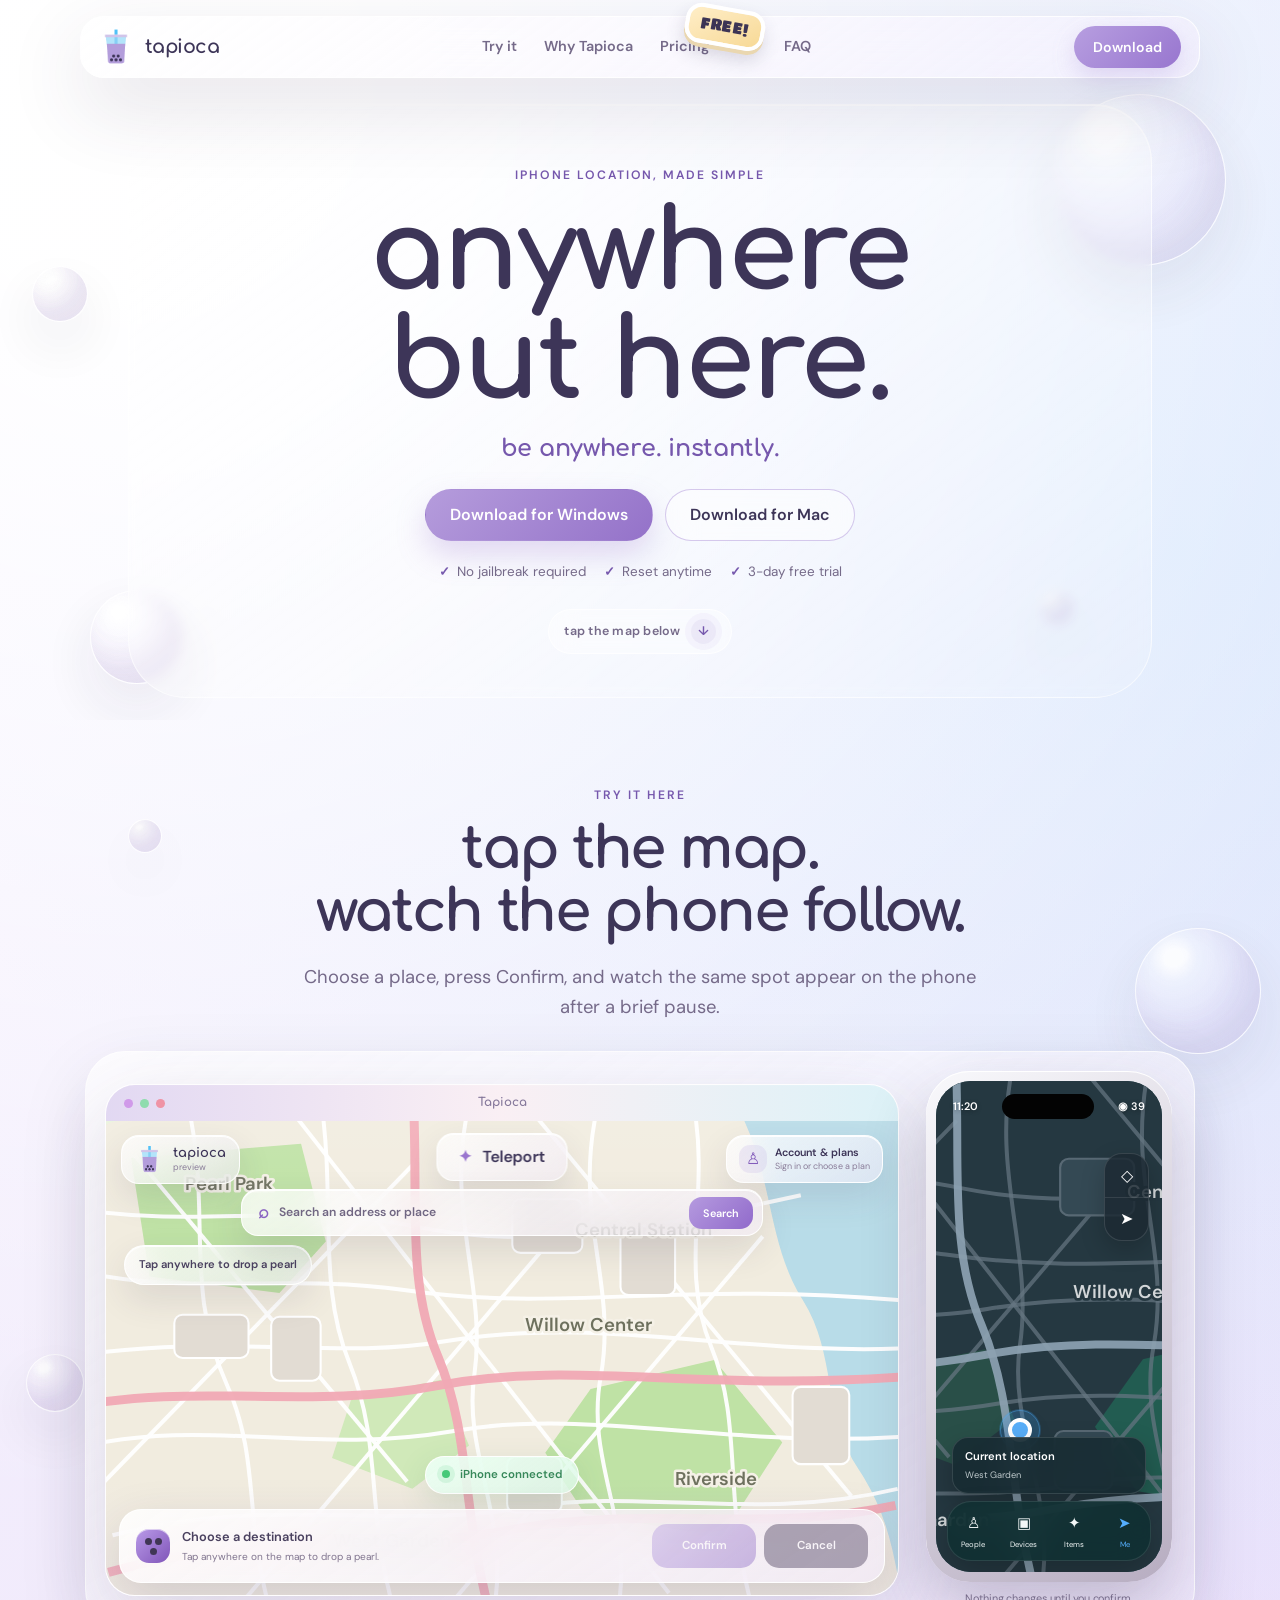
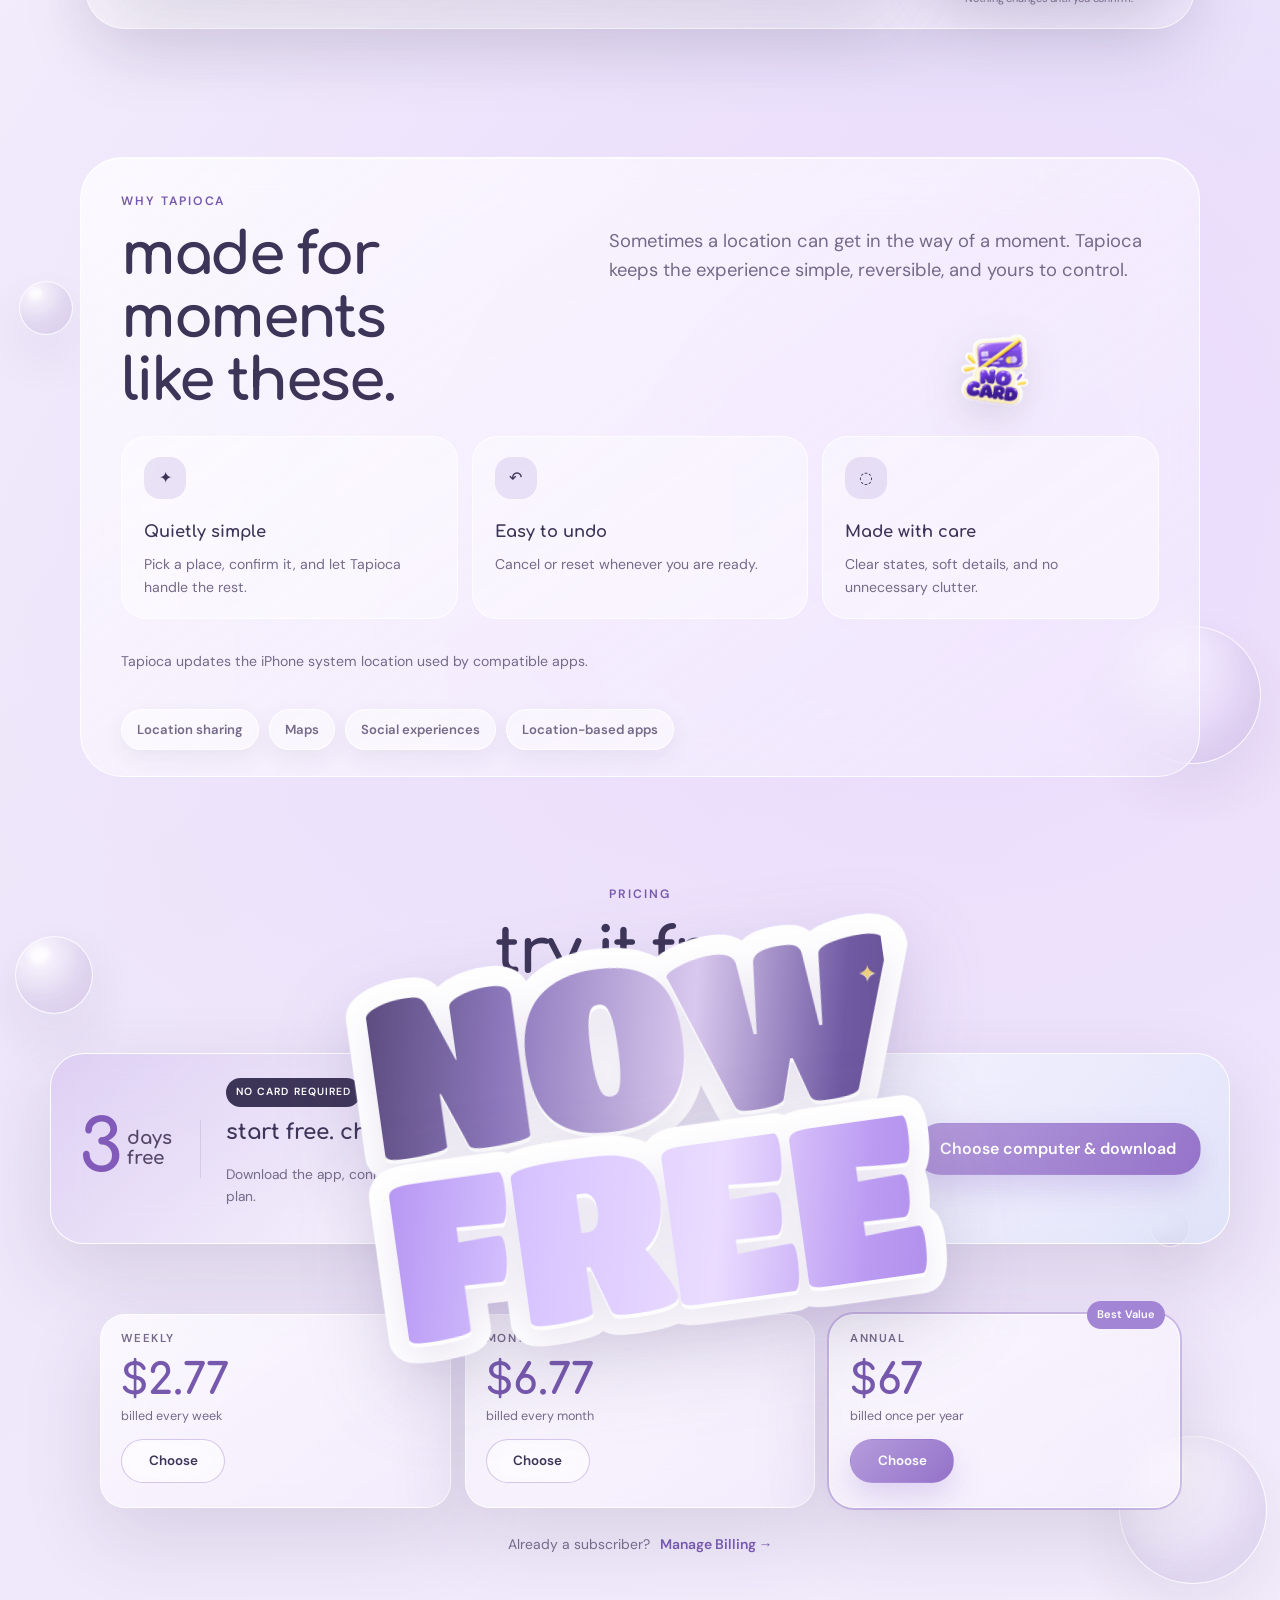
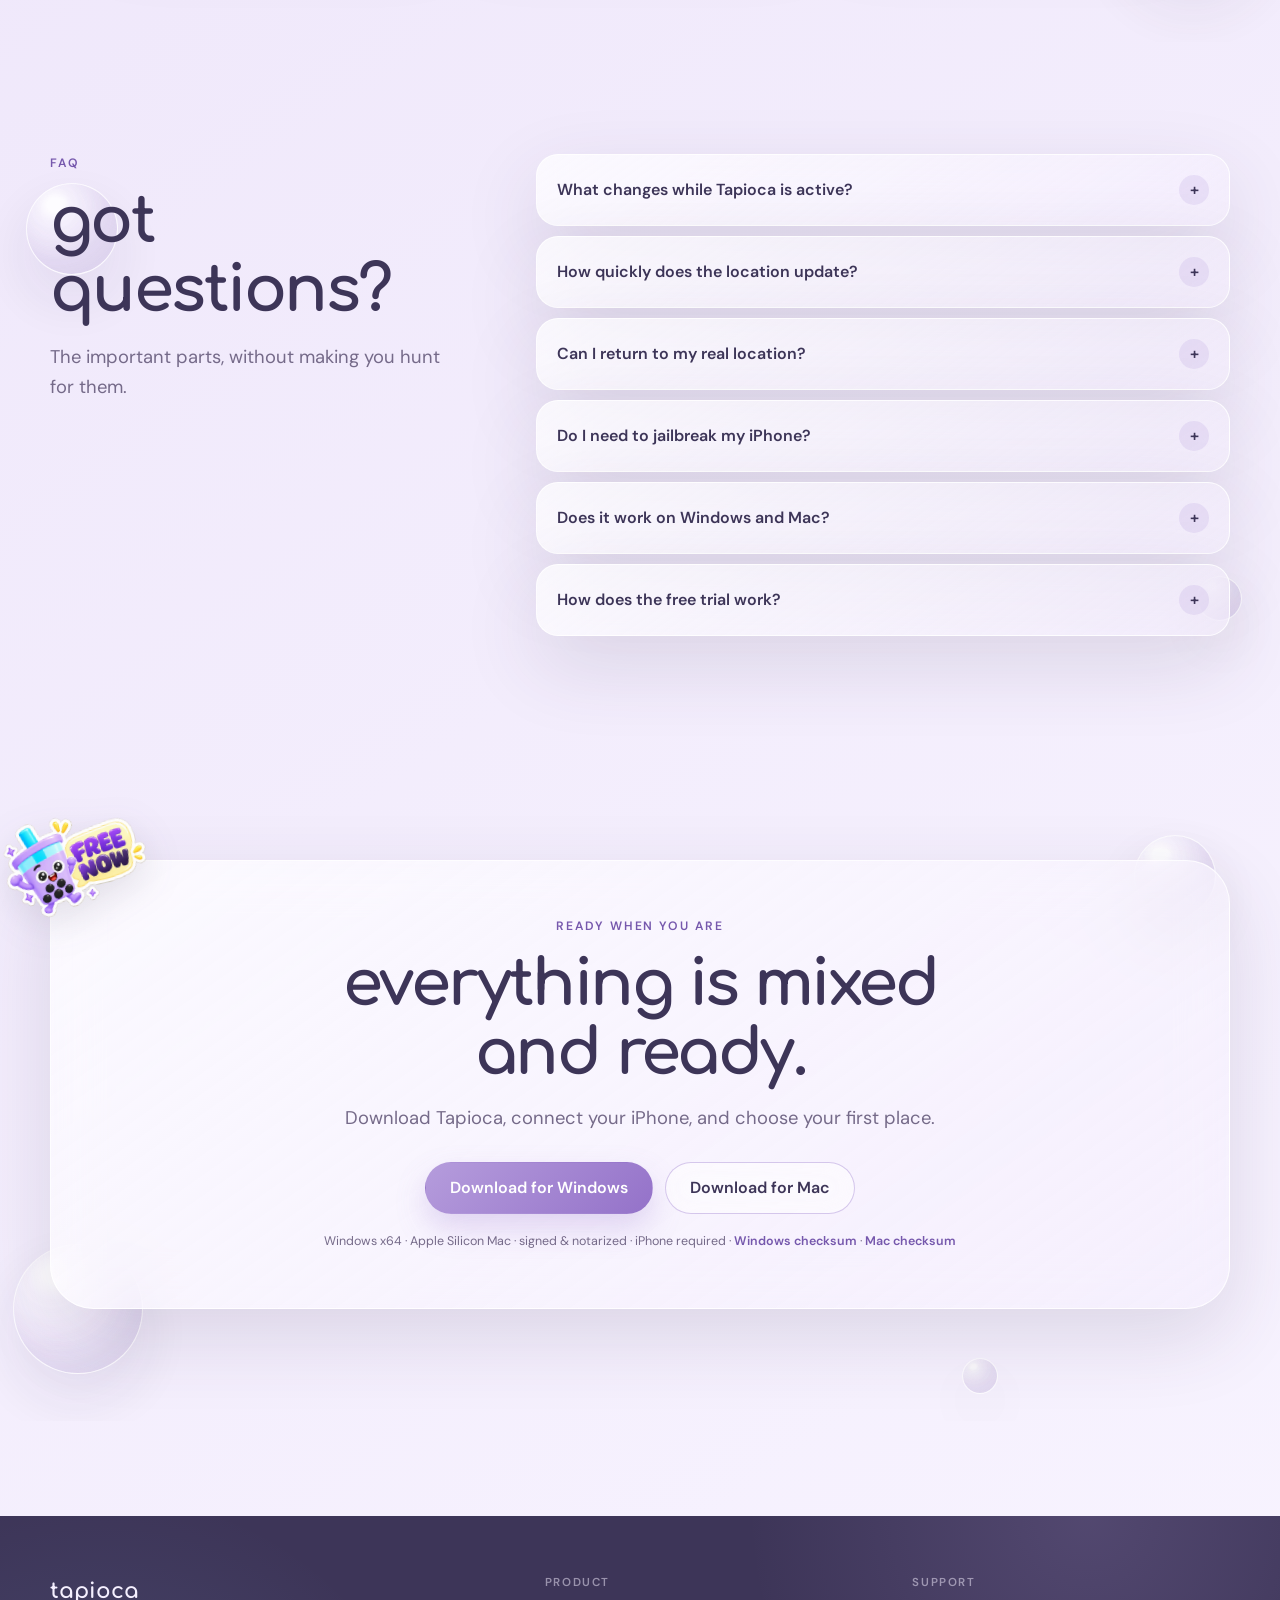
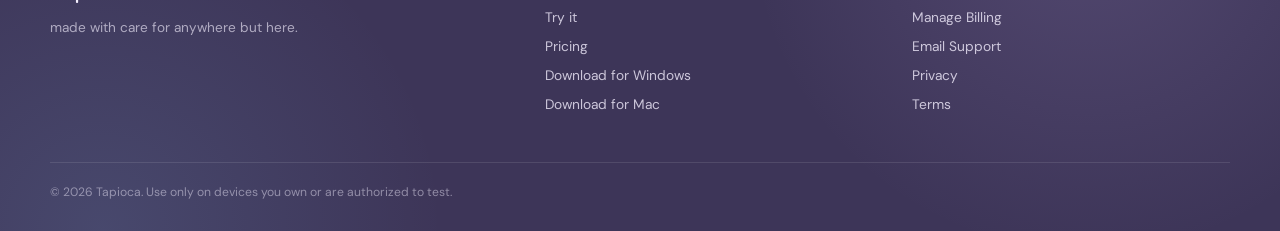
<file: index.html>
<!doctype html>
<html lang="en">
<head>
  <meta charset="utf-8" />
  <meta name="viewport" content="width=device-width,initial-scale=1" />
  <title>tapioca — anywhere but here.</title>
  <meta name="description" content="Be anywhere. Instantly. Try the interactive Tapioca preview and download Tapioca for Windows or Apple Silicon Mac." />
  <meta property="og:title" content="tapioca — anywhere but here." />
  <meta property="og:description" content="A calm, polished way to change your iPhone's reported location." />
  <meta property="og:type" content="website" />
  <meta property="og:url" content="https://usetapioca.com/" />
  <link rel="icon" href="assets/tapioca-logo.png" type="image/png" />
  <style>
@font-face {
  font-family: 'Comfortaa';
  font-style: normal;
  font-weight: 700;
  font-display: swap;
  src: url('[data-uri]') format('woff2');
}
@font-face {
  font-family: 'DM Sans';
  font-style: normal;
  font-weight: 400;
  font-display: swap;
  src: url('[data-uri]') format('woff2');
}
@font-face {
  font-family: 'DM Sans';
  font-style: normal;
  font-weight: 500;
  font-display: swap;
  src: url('[data-uri]') format('woff2');
}
@font-face {
  font-family: 'DM Sans';
  font-style: normal;
  font-weight: 600;
  font-display: swap;
  src: url('[data-uri]') format('woff2');
}

:root {
  --ink:#3d3558;
  --ink-soft:#756a89;
  --accent:#b39ddb;
  --accent-deep:#9575cd;
  --accent-dark:#7658ad;
  --lavender:#ede7f6;
  --lavender-soft:#f7f3ff;
  --white:#fff;
  --mint:#aee7c5;
  --danger:#d94d64;
  --glass:rgba(255,255,255,.58);
  --glass-strong:rgba(255,255,255,.72);
  --glass-line:rgba(255,255,255,.82);
  --shadow:0 28px 80px rgba(61,53,88,.14);
  --shadow-soft:0 16px 44px rgba(61,53,88,.10);
  --radius-xl:38px;
  --radius-lg:28px;
  --radius-md:20px;
}

*{box-sizing:border-box}
html{scroll-behavior:smooth;background:#f5f0ff}
section[id],header[id]{scroll-margin-top:88px}
body{
  margin:0;
  color:var(--ink);
  font-family:'DM Sans',sans-serif;
  line-height:1.6;
  overflow-x:hidden;
  background:
    radial-gradient(circle at 12% 2%,rgba(255,255,255,.98) 0 4%,transparent 28%),
    radial-gradient(circle at 92% 11%,rgba(190,229,255,.42),transparent 27%),
    radial-gradient(circle at 76% 42%,rgba(229,207,255,.52),transparent 34%),
    linear-gradient(145deg,#f7f4ff 0%,#eee6fa 44%,#f8f4ff 100%);
  -webkit-font-smoothing:antialiased;
}
body::before{
  content:'';position:fixed;inset:0;pointer-events:none;z-index:-1;
  background-image:radial-gradient(rgba(149,117,205,.08) 1px,transparent 1px);
  background-size:34px 34px;
  mask-image:linear-gradient(to bottom,rgba(0,0,0,.3),transparent 72%);
}
img{display:block;max-width:100%}
a{color:inherit}
button,input{font:inherit}
h1,h2,h3,.brand-word{font-family:'Comfortaa',cursive}

@media (pointer:fine){
  *{scrollbar-width:thin;scrollbar-color:#a98bd7 #f5f0ff}
  *::-webkit-scrollbar{width:10px;height:10px}
  *::-webkit-scrollbar-track{background:#f5f0ff}
  *::-webkit-scrollbar-thumb{
    border:2px solid #f5f0ff;border-radius:999px;
    background:linear-gradient(180deg,#bba5df,#9270c7);
  }
  *::-webkit-scrollbar-thumb:hover{background:linear-gradient(180deg,#aa8ed5,#7f5eb7)}
}

.container{width:min(1180px,calc(100% - 48px));margin:0 auto}
.section{padding:112px 0;position:relative}
.section-kicker{
  margin:0 0 14px;font-size:.76rem;font-weight:700;letter-spacing:.16em;
  text-transform:uppercase;color:var(--accent-dark)
}
.section-title{font-size:clamp(2.1rem,5vw,4rem);line-height:1.08;letter-spacing:-.04em;margin:0}
.section-copy{font-size:clamp(1rem,1.5vw,1.15rem);color:var(--ink-soft);max-width:680px;margin:18px 0 0}

.glass{
  background:linear-gradient(145deg,rgba(255,255,255,.72),rgba(244,237,252,.48));
  border:1px solid var(--glass-line);
  box-shadow:var(--shadow);
  backdrop-filter:blur(24px) saturate(1.08);
  -webkit-backdrop-filter:blur(24px) saturate(1.08);
}

.orb{position:absolute;border-radius:50%;pointer-events:none;border:1px solid rgba(255,255,255,.82);background:radial-gradient(circle at 32% 25%,rgba(255,255,255,.95) 0 5%,rgba(255,255,255,.34) 20%,rgba(209,196,233,.24) 58%,rgba(149,117,205,.12));box-shadow:inset -12px -16px 28px rgba(97,70,135,.08),0 22px 55px rgba(61,53,88,.08)}

/* payment banner */
.payment-banner{position:fixed;top:86px;left:50%;transform:translate(-50%,-18px);z-index:200;width:min(620px,calc(100% - 32px));padding:14px 18px;border-radius:18px;display:flex;align-items:center;gap:12px;opacity:0;pointer-events:none;transition:.3s ease}
.payment-banner.visible{opacity:1;pointer-events:auto;transform:translate(-50%,0)}
.payment-banner.success{background:rgba(230,248,236,.92);border:1px solid rgba(77,169,110,.28)}
.payment-banner.cancelled{background:rgba(255,244,224,.94);border:1px solid rgba(196,144,56,.28)}
.payment-banner-msg{flex:1;font-size:.9rem}
.payment-banner-close{border:0;background:transparent;color:var(--ink);cursor:pointer;font-size:1rem}

/* nav */
.site-nav{position:fixed;z-index:150;top:16px;left:50%;transform:translateX(-50%);width:min(1120px,calc(100% - 28px));height:62px;padding:0 18px 0 16px;border-radius:24px;display:flex;align-items:center;justify-content:space-between;transition:.35s ease}
.site-nav.scrolled{border-radius:999px;background:rgba(247,243,255,.74);border-color:rgba(255,255,255,.92);box-shadow:0 12px 36px rgba(61,53,88,.10);backdrop-filter:blur(22px);-webkit-backdrop-filter:blur(22px)}
.brand{display:flex;align-items:center;gap:10px;text-decoration:none}
.brand img{width:38px;height:38px;object-fit:contain}
.brand-word{font-size:1.2rem;font-weight:700;letter-spacing:-.03em}
.nav-links{display:flex;align-items:center;gap:27px}
.nav-links a{font-size:.9rem;text-decoration:none;color:var(--ink-soft);font-weight:600;transition:.18s ease}
.nav-links a:hover{color:var(--accent-dark)}
.nav-actions{display:flex;align-items:center;gap:10px}
.nav-download{padding:10px 19px;border-radius:999px;background:linear-gradient(135deg,#b79ee0,#9876cf);color:#fff;text-decoration:none;font-size:.88rem;font-weight:700;box-shadow:0 9px 24px rgba(149,117,205,.24)}
.nav-toggle{display:none;width:42px;height:42px;border:1px solid rgba(255,255,255,.82);border-radius:50%;background:rgba(255,255,255,.52);color:var(--ink);cursor:pointer}
.mobile-menu{display:none;position:fixed;z-index:145;top:86px;left:16px;right:16px;padding:18px;border-radius:24px}
.mobile-menu.open{display:grid;gap:6px}
.mobile-menu a{padding:12px 14px;border-radius:14px;text-decoration:none;font-weight:600;color:var(--ink-soft)}
.mobile-menu a:hover{background:rgba(255,255,255,.45);color:var(--ink)}

/* hero */
.hero{min-height:100vh;display:flex;align-items:center;padding:120px 0 70px;position:relative;overflow:hidden}
.hero .orb.a{width:150px;height:150px;right:5%;top:12%}
.hero .orb.b{width:70px;height:70px;left:4%;bottom:16%}
.hero .orb.c{width:42px;height:42px;right:40%;bottom:8%}
.hero-grid{display:grid;grid-template-columns:minmax(0,.88fr) minmax(520px,1.2fr);gap:56px;align-items:center}
.hero-copy{position:relative;z-index:2}
.hero-title{font-size:clamp(3.5rem,7.2vw,6.6rem);line-height:.98;letter-spacing:-.065em;margin:0 0 25px}
.hero-lead{font-size:clamp(1.08rem,1.7vw,1.35rem);line-height:1.55;color:var(--ink-soft);max-width:560px;margin:0}
.hero-actions{display:flex;gap:12px;flex-wrap:wrap;margin:32px 0 24px}
.button{min-height:52px;padding:0 24px;border-radius:999px;border:1px solid transparent;display:inline-flex;align-items:center;justify-content:center;gap:9px;text-decoration:none;font-weight:700;cursor:pointer;transition:transform .18s ease,box-shadow .18s ease,background .18s ease}
.button:hover{transform:translateY(-2px)}
.button.primary{background:linear-gradient(135deg,#b59cdc,#9472c9);color:#fff;box-shadow:0 14px 30px rgba(149,117,205,.26)}
.button.secondary{background:rgba(255,255,255,.47);border-color:rgba(149,117,205,.38);color:var(--ink);backdrop-filter:blur(15px);-webkit-backdrop-filter:blur(15px)}
.button.disabled{opacity:.52;pointer-events:none}
.trust-row{display:flex;gap:18px;flex-wrap:wrap;color:var(--ink-soft);font-size:.84rem}
.trust-row span{display:flex;align-items:center;gap:7px}
.trust-row span::before{content:'✓';color:var(--accent-dark);font-weight:800}
.hero-mobile-note{display:none;padding:14px 16px;border-radius:18px;margin-top:18px;font-size:.9rem;color:var(--ink-soft)}
.hero-visual{position:relative;z-index:2;padding:16px;border-radius:42px;transform:perspective(1400px) rotateY(-3deg) rotateX(1.2deg)}
.hero-visual::before{content:'';position:absolute;inset:10% 9%;z-index:-1;background:radial-gradient(circle,rgba(181,156,220,.52),transparent 66%);filter:blur(30px)}
.hero-visual img{width:100%;border-radius:30px;box-shadow:0 32px 90px rgba(61,53,88,.18)}
.hero-visual-note{position:absolute;left:34px;bottom:28px;padding:11px 15px;border-radius:999px;background:rgba(255,255,255,.68);border:1px solid rgba(255,255,255,.88);backdrop-filter:blur(14px);-webkit-backdrop-filter:blur(14px);font-size:.82rem;font-weight:700;color:var(--ink)}

/* demo */
.demo-section{padding-top:126px}
.demo-heading{display:flex;align-items:flex-end;justify-content:space-between;gap:30px;margin-bottom:38px}
.demo-heading .section-copy{max-width:520px}
.demo-shell{position:relative;border-radius:44px;padding:24px;overflow:hidden}
.demo-shell .orb{width:110px;height:110px;right:-18px;top:12%}
.demo-grid{display:grid;grid-template-columns:minmax(0,1.75fr) minmax(230px,.62fr);gap:26px;align-items:center;position:relative;z-index:2}
.laptop{border-radius:30px;overflow:hidden;background:rgba(255,255,255,.42);border:1px solid rgba(255,255,255,.86);box-shadow:0 26px 70px rgba(61,53,88,.17)}
.laptop-bar{height:38px;display:grid;grid-template-columns:1fr auto 1fr;align-items:center;padding:0 14px;background:linear-gradient(90deg,rgba(238,233,244,.92),rgba(246,231,235,.88),rgba(215,242,247,.9));font-family:'Comfortaa';font-size:.72rem;font-weight:700;color:#76668f}
.traffic{display:flex;gap:5px} .traffic i{width:9px;height:9px;border-radius:50%;display:block;background:#cdb6eb} .traffic i:nth-child(2){background:#aee7c5} .traffic i:nth-child(3){background:#f4a0ae}
.demo-map{position:relative;aspect-ratio:16/8.4;overflow:hidden;cursor:crosshair;background:#e7edf2}
.demo-map>img{width:100%;height:100%;object-fit:cover;object-position:center 51%;transition:transform .75s cubic-bezier(.22,1,.36,1),filter .4s ease}
.demo-map.selected>img,.demo-map.active>img{transform:scale(1.035) translate(-1.5%,1%)}
.demo-map::after{content:'';position:absolute;inset:0;background:linear-gradient(to bottom,rgba(255,255,255,.04),rgba(214,195,236,.08));pointer-events:none}
.demo-tabs{position:absolute;top:16px;left:50%;transform:translateX(-50%);display:flex;padding:4px;border-radius:18px;background:rgba(247,242,251,.78);border:1px solid rgba(255,255,255,.9);box-shadow:0 10px 25px rgba(61,53,88,.12);backdrop-filter:blur(15px);-webkit-backdrop-filter:blur(15px);z-index:4}
.demo-tab{border:0;background:transparent;padding:9px 18px;border-radius:14px;font-weight:700;color:#7a6e8d;cursor:pointer}
.demo-tab.active{background:rgba(255,255,255,.78);color:var(--ink);box-shadow:0 6px 18px rgba(61,53,88,.10)}
.demo-instruction{position:absolute;left:18px;top:18px;padding:10px 14px;border-radius:15px;background:rgba(255,255,255,.72);border:1px solid rgba(255,255,255,.9);backdrop-filter:blur(13px);-webkit-backdrop-filter:blur(13px);font-size:.78rem;font-weight:700;z-index:3;transition:.25s ease}
.demo-pin{position:absolute;left:52%;top:52%;width:32px;height:32px;z-index:5;transform:translate(-50%,-50%) scale(.2);opacity:0;transition:.35s cubic-bezier(.22,1,.36,1)}
.demo-pin::before{content:'';position:absolute;inset:0;border-radius:50% 50% 50% 12%;transform:rotate(-45deg);background:linear-gradient(135deg,#baa0df,#8060b4);box-shadow:0 12px 26px rgba(61,53,88,.25)}
.demo-pin::after{content:'';position:absolute;width:9px;height:9px;border-radius:50%;background:#fff;left:11px;top:11px;box-shadow:0 0 0 4px rgba(255,255,255,.28)}
.demo-map.selected .demo-pin,.demo-map.active .demo-pin,.demo-map.updating .demo-pin,.demo-map.resetting .demo-pin{opacity:1;transform:translate(-50%,-50%) scale(1)}
.demo-map.updating .demo-pin,.demo-map.active .demo-pin{animation:pinPulse 1.05s ease-in-out infinite}
@keyframes pinPulse{50%{filter:drop-shadow(0 0 10px rgba(149,117,205,.8));transform:translate(-50%,-50%) scale(1.08)}}
.device-pill{position:absolute;left:50%;bottom:12px;transform:translateX(-50%);z-index:6;padding:9px 15px;border-radius:999px;background:rgba(230,252,238,.82);border:1px solid rgba(255,255,255,.9);color:#32845a;font-size:.78rem;font-weight:800;box-shadow:0 10px 24px rgba(41,133,83,.12);backdrop-filter:blur(12px);-webkit-backdrop-filter:blur(12px)}
.demo-tray{display:grid;grid-template-columns:minmax(0,1fr) auto;gap:16px;align-items:center;padding:18px 20px 20px;background:linear-gradient(135deg,rgba(255,255,255,.84),rgba(232,223,246,.72));border-top:1px solid rgba(255,255,255,.9)}
.tray-title{font-weight:800;font-size:.95rem} .tray-sub{font-size:.78rem;color:var(--ink-soft)}
.tray-actions{display:flex;gap:9px}
.demo-button{min-width:120px;height:44px;border-radius:16px;border:0;font-weight:800;cursor:pointer;transition:.2s ease}
.demo-button.confirm{background:linear-gradient(135deg,#b79ee0,#8c68c3);color:#fff;box-shadow:0 9px 22px rgba(149,117,205,.22)}
.demo-button.cancel{background:#463a58;color:#fff}
.demo-button:disabled{opacity:.42;cursor:not-allowed;box-shadow:none}
.demo-signal{position:absolute;left:72%;top:50%;width:9%;height:3px;border-radius:999px;background:linear-gradient(90deg,transparent,rgba(149,117,205,.55),transparent);opacity:0;z-index:3}
.demo-shell.transmitting .demo-signal{opacity:1;animation:signal 1.1s ease-in-out}
@keyframes signal{0%{transform:translateX(-40px);opacity:0}45%{opacity:1}100%{transform:translateX(42px);opacity:0}}
.phone-wrap{display:grid;place-items:center;position:relative}
.phone{position:relative;width:min(100%,285px);aspect-ratio:941/2048;border-radius:44px;padding:8px;background:linear-gradient(145deg,#fefeff,#cfc7d9 60%,#8f829d);box-shadow:0 30px 70px rgba(35,28,50,.28),inset 0 1px 1px rgba(255,255,255,.8)}
.phone-screen{position:relative;width:100%;height:100%;border-radius:37px;overflow:hidden;background:#15383d}
.phone-screen img{position:absolute;inset:0;width:100%;height:100%;object-fit:cover;transition:opacity .65s ease,transform .85s cubic-bezier(.22,1,.36,1)}
.phone-destination{opacity:0;transform:scale(1.04)}
.phone.active .phone-home,.phone.updating .phone-home{opacity:0}
.phone.active .phone-destination,.phone.updating .phone-destination{opacity:1;transform:scale(1)}
.phone-status{position:absolute;left:50%;bottom:15%;transform:translateX(-50%) translateY(8px);width:82%;padding:10px 12px;border-radius:17px;text-align:center;background:rgba(18,48,53,.78);border:1px solid rgba(255,255,255,.18);color:#fff;backdrop-filter:blur(14px);-webkit-backdrop-filter:blur(14px);opacity:0;transition:.35s ease}
.phone-status.visible{opacity:1;transform:translateX(-50%) translateY(0)}
.phone-status strong{display:block;font-size:.78rem} .phone-status span{display:block;font-size:.68rem;color:rgba(255,255,255,.72);margin-top:1px}
.phone-caption{margin-top:14px;text-align:center;font-size:.8rem;color:var(--ink-soft)}

/* showcase */
.showcase-grid{display:grid;grid-template-columns:1.35fr .78fr .92fr;gap:18px;margin-top:42px}
.showcase-card{border-radius:32px;padding:18px;overflow:hidden;min-height:410px;display:flex;flex-direction:column}
.showcase-card h3{font-size:1.35rem;letter-spacing:-.03em;margin:2px 3px 7px}
.showcase-card p{font-size:.9rem;color:var(--ink-soft);margin:0 3px 18px}
.showcase-media{flex:1;border-radius:22px;overflow:hidden;background:rgba(218,207,235,.55);min-height:245px}
.showcase-media img{width:100%;height:100%;object-fit:cover}
.showcase-card.large .showcase-media img{object-position:center}
.showcase-card.phone-card .showcase-media{display:grid;place-items:center;background:linear-gradient(145deg,rgba(218,207,235,.55),rgba(255,255,255,.38))}
.showcase-card.phone-card img{height:300px;width:auto;border-radius:28px;box-shadow:0 18px 36px rgba(35,28,50,.25)}
.showcase-card.reset-card .showcase-media img{object-position:center bottom}

/* reassurance */
.reassurance{overflow:hidden}
.reassurance-wrap{border-radius:42px;padding:48px;position:relative}
.reassurance-wrap .orb{width:125px;height:125px;right:-20px;bottom:-25px}
.reassurance-grid{display:grid;grid-template-columns:1fr 1.25fr;gap:56px;align-items:start;position:relative;z-index:2}
.reassurance-cards{display:grid;grid-template-columns:repeat(3,1fr);gap:12px;margin-top:34px;grid-column:1/-1}
.reassurance-card{padding:24px;border-radius:25px;background:rgba(255,255,255,.42);border:1px solid rgba(255,255,255,.72)}
.reassurance-card i{display:grid;place-items:center;width:42px;height:42px;border-radius:16px;background:rgba(179,157,219,.26);font-style:normal;margin-bottom:20px}
.reassurance-card h3{font-size:1.02rem;margin:0 0 8px}
.reassurance-card p{font-size:.88rem;color:var(--ink-soft);margin:0}

/* compatibility */
.compatibility{text-align:center;padding:40px 0 28px}
.compatibility p{font-size:1rem;color:var(--ink-soft);margin:0 0 20px}
.chips{display:flex;justify-content:center;gap:10px;flex-wrap:wrap}
.chip{padding:9px 15px;border-radius:999px;background:rgba(255,255,255,.48);border:1px solid rgba(255,255,255,.82);box-shadow:0 8px 22px rgba(61,53,88,.07);font-size:.82rem;font-weight:700;color:var(--ink-soft)}

/* pricing */
.pricing-head{display:flex;align-items:end;justify-content:space-between;gap:28px;margin-bottom:35px}
.trial-strip{border-radius:28px;padding:25px 28px;display:flex;align-items:center;justify-content:space-between;gap:24px;margin-bottom:18px}
.trial-strip h3{font-size:1.45rem;margin:0 0 5px} .trial-strip p{margin:0;color:var(--ink-soft)}
.pricing-grid{display:grid;grid-template-columns:repeat(3,1fr);gap:16px}
.price-card{position:relative;border-radius:30px;padding:30px 25px;min-height:330px;display:flex;flex-direction:column}
.price-card.featured{outline:2px solid rgba(149,117,205,.38);transform:translateY(-8px)}
.best-value{position:absolute;top:16px;right:16px;padding:5px 10px;border-radius:999px;background:#a285d4;color:#fff;font-size:.69rem;font-weight:800}
.price-tier{font-size:.72rem;letter-spacing:.13em;text-transform:uppercase;font-weight:800;color:var(--ink-soft)}
.price-amount{font-family:'Comfortaa';font-size:2.65rem;line-height:1;margin:22px 0 12px;color:var(--accent-dark)}
.price-equiv{font-size:.82rem;color:var(--accent-dark);font-weight:700}
.price-note{font-size:.82rem;color:var(--ink-soft);margin-top:6px}
.price-card ul{list-style:none;padding:0;margin:24px 0 26px;display:grid;gap:10px;color:var(--ink-soft);font-size:.86rem}
.price-card li::before{content:'✓';margin-right:8px;color:var(--accent-dark);font-weight:800}
.price-card .button{margin-top:auto;width:100%}
.billing-row{display:flex;justify-content:center;gap:10px;align-items:center;margin-top:25px;color:var(--ink-soft);font-size:.87rem}
.billing-row a{color:var(--accent-dark);font-weight:800;text-decoration:none}

/* faq */
.faq-wrap{display:grid;grid-template-columns:.75fr 1.25fr;gap:70px;align-items:start}
.faq-list{display:grid;gap:10px}
.faq-item{border-radius:22px;padding:0 20px}
.faq-q{width:100%;border:0;background:transparent;display:flex;justify-content:space-between;align-items:center;gap:16px;text-align:left;padding:20px 0;color:var(--ink);font-weight:800;cursor:pointer}
.faq-q span{width:30px;height:30px;display:grid;place-items:center;border-radius:50%;background:rgba(179,157,219,.2);transition:.25s ease}
.faq-item.open .faq-q span{transform:rotate(45deg)}
.faq-a{max-height:0;overflow:hidden;color:var(--ink-soft);font-size:.9rem;transition:max-height .35s ease,padding .35s ease}
.faq-item.open .faq-a{max-height:220px;padding:0 0 20px}

/* final download */
.download-panel{border-radius:44px;padding:56px;text-align:center;position:relative;overflow:hidden}
.download-panel .orb.a{width:120px;height:120px;left:-30px;bottom:-28px}
.download-panel .orb.b{width:78px;height:78px;right:7%;top:18%}
.download-panel-inner{position:relative;z-index:2;max-width:720px;margin:0 auto}
.download-panel .section-title{margin-bottom:16px}
.download-panel .section-copy{margin:0 auto 28px}
.download-actions{display:flex;justify-content:center;gap:12px;flex-wrap:wrap}
.download-meta{margin-top:18px;font-size:.78rem;color:var(--ink-soft)}
.download-meta a{color:var(--accent-dark);font-weight:800;text-decoration:none}

/* footer */
footer{margin-top:95px;padding:58px 0 28px;background:#3d3558;color:#f5f0ff;position:relative;overflow:hidden}
footer::before{content:'';position:absolute;inset:0;background:radial-gradient(circle at 85% 0%,rgba(179,157,219,.18),transparent 30%),radial-gradient(circle at 8% 100%,rgba(144,202,249,.13),transparent 28%)}
.footer-grid{position:relative;z-index:2;display:grid;grid-template-columns:1.4fr 1fr 1fr;gap:50px}
.footer-brand{font-family:'Comfortaa';font-size:1.35rem;font-weight:700}
.footer-tag{font-size:.85rem;color:rgba(245,240,255,.62);margin-top:9px}
.footer-links h4{font-size:.72rem;letter-spacing:.14em;text-transform:uppercase;color:rgba(245,240,255,.5);margin:0 0 14px}
.footer-links a{display:block;text-decoration:none;color:rgba(245,240,255,.78);font-size:.86rem;margin:7px 0}
.footer-bottom{position:relative;z-index:2;border-top:1px solid rgba(255,255,255,.1);margin-top:40px;padding-top:20px;font-size:.76rem;color:rgba(245,240,255,.46)}

/* auth modal */
.auth-overlay{position:fixed;inset:0;z-index:500;display:grid;place-items:center;padding:20px;background:rgba(44,37,58,.48);backdrop-filter:blur(12px);-webkit-backdrop-filter:blur(12px);opacity:0;pointer-events:none;transition:.25s ease}
.auth-overlay.open{opacity:1;pointer-events:auto}
.auth-modal{width:min(500px,100%);border-radius:32px;padding:30px;position:relative}
.auth-close{position:absolute;right:18px;top:18px;width:38px;height:38px;border-radius:50%;border:1px solid rgba(255,255,255,.82);background:rgba(255,255,255,.52);color:var(--ink);cursor:pointer}
.auth-plan{display:inline-flex;padding:7px 11px;border-radius:999px;background:rgba(179,157,219,.23);font-size:.76rem;font-weight:800;color:var(--accent-dark);margin-bottom:18px}
.auth-modal h2{font-size:2rem;margin:0 0 8px}
.auth-modal>p{color:var(--ink-soft);margin:0 0 21px}
.auth-tabs{display:grid;grid-template-columns:1fr 1fr;padding:4px;border-radius:16px;background:rgba(179,157,219,.13);margin-bottom:14px}
.auth-tab{border:0;background:transparent;padding:10px;border-radius:12px;font-weight:800;color:var(--ink-soft);cursor:pointer}
.auth-tab.active{background:rgba(255,255,255,.72);color:var(--ink)}
.auth-error{display:none;padding:10px 12px;border-radius:13px;background:rgba(217,77,100,.1);color:#a22d42;font-size:.82rem;margin-bottom:12px}
.auth-error.visible{display:block}
.auth-field{width:100%;height:50px;border:1px solid rgba(149,117,205,.25);background:rgba(255,255,255,.58);border-radius:15px;padding:0 15px;color:var(--ink);outline:none;margin-bottom:10px}
.auth-field:focus{border-color:var(--accent-deep);box-shadow:0 0 0 3px rgba(149,117,205,.12)}
.auth-submit{width:100%;height:50px;border:0;border-radius:16px;background:linear-gradient(135deg,#b59cdc,#9472c9);color:#fff;font-weight:800;cursor:pointer}
.auth-loading{display:inline-block;width:14px;height:14px;border:2px solid rgba(255,255,255,.4);border-top-color:#fff;border-radius:50%;animation:spin .7s linear infinite;margin-right:8px;vertical-align:-2px}
@keyframes spin{to{transform:rotate(360deg)}}
.auth-success{display:none;text-align:center;padding:20px 0 5px;color:var(--ink-soft)}

/* reveal once */
.reveal{opacity:0;transform:translateY(18px);filter:blur(7px);transition:opacity .52s ease,transform .52s cubic-bezier(.22,1,.36,1),filter .52s ease}
.reveal.revealed{opacity:1;transform:none;filter:none}
.reveal-delay-1{transition-delay:.08s} .reveal-delay-2{transition-delay:.16s} .reveal-delay-3{transition-delay:.24s}

@media(max-width:1050px){
  .nav-links{display:none} .nav-toggle{display:grid;place-items:center}
  .hero-grid{grid-template-columns:1fr;gap:46px} .hero-copy{max-width:720px} .hero-visual{width:min(900px,100%);justify-self:center;transform:none}
  .demo-grid{grid-template-columns:1fr .48fr} .showcase-grid{grid-template-columns:1fr 1fr} .showcase-card.large{grid-column:1/-1}
  .reassurance-grid{grid-template-columns:1fr} .reassurance-cards{grid-column:auto}
  .faq-wrap{grid-template-columns:1fr;gap:34px}
}
@media(max-width:760px){
  .container{width:min(100% - 28px,680px)} .section{padding:82px 0}
  .site-nav{height:58px;top:10px;width:calc(100% - 20px)} .brand img{width:34px;height:34px} .brand-word{font-size:1.05rem} .nav-download{padding:9px 14px}
  .hero{padding-top:105px;min-height:auto} .hero-title{font-size:clamp(3rem,15vw,5rem)} .hero-actions{display:grid} .hero-actions .button{width:100%}
  .hero-visual{padding:9px;border-radius:28px} .hero-visual img{border-radius:22px} .hero-visual-note{left:20px;bottom:17px;font-size:.72rem}
  .demo-heading{display:block} .demo-grid{grid-template-columns:1fr;gap:22px} .demo-shell{padding:12px;border-radius:30px} .demo-signal{display:none}
  .laptop{border-radius:23px} .demo-map{aspect-ratio:16/10.5} .demo-tabs{top:11px} .demo-tab{padding:7px 12px;font-size:.75rem} .demo-instruction{top:auto;bottom:12px;left:12px;font-size:.7rem;max-width:68%}
  .device-pill{display:none} .demo-tray{grid-template-columns:1fr;padding:15px} .tray-actions{display:grid;grid-template-columns:1fr 1fr} .demo-button{min-width:0;width:100%}
  .phone{width:235px} .phone-wrap{padding:4px 0 12px}
  .showcase-grid{grid-template-columns:1fr} .showcase-card.large{grid-column:auto} .showcase-card{min-height:380px}
  .reassurance-wrap{padding:30px 20px;border-radius:30px} .reassurance-cards{grid-template-columns:1fr}
  .pricing-head{display:block} .trial-strip{align-items:flex-start;flex-direction:column} .pricing-grid{grid-template-columns:1fr} .price-card.featured{transform:none}
  .download-panel{padding:42px 20px;border-radius:30px} .download-actions{display:grid} .download-actions .button{width:100%}
  .footer-grid{grid-template-columns:1fr;gap:28px}
  .auth-modal{padding:28px 20px}
}
@media(max-width:460px){
  .hero-title{font-size:3.15rem} .section-title{font-size:2.35rem}
  .demo-map{min-height:260px;aspect-ratio:auto} .laptop-bar{height:34px} .demo-tray{gap:12px}
  .showcase-media{min-height:220px} .showcase-card.phone-card img{height:270px}
}
@media(prefers-reduced-motion:reduce){
  html{scroll-behavior:auto} *,*::before,*::after{animation-duration:.001ms!important;animation-iteration-count:1!important;transition-duration:.001ms!important}
  .reveal{opacity:1;transform:none;filter:none}
}

/* ───────────────────────────────────────────────────────────────────────â”€â”€â”€
   REDESIGN PREVIEW V2 — compact hero, purpose-built demo, OTP checkout
   ─────────────────────────────────────────────────────────────────────── */
.map-defs{position:absolute;width:0;height:0;overflow:hidden}

/* centered hero without redundant screenshot */
.hero-v2{min-height:82vh;padding:150px 0 92px;text-align:center}
.hero-v2::before{content:"";position:absolute;inset:9% 9% 6%;border-radius:70px;background:linear-gradient(145deg,rgba(255,255,255,.48),rgba(255,255,255,.14));border:1px solid rgba(255,255,255,.58);box-shadow:0 40px 120px rgba(93,70,128,.09);backdrop-filter:blur(6px);-webkit-backdrop-filter:blur(6px);pointer-events:none}
.hero-centered{position:relative;z-index:2;display:flex;flex-direction:column;align-items:center}
.hero-v2 .hero-copy{max-width:900px;margin:auto}
.hero-v2 .hero-title{font-size:clamp(4.4rem,10.2vw,8.3rem);line-height:.92;letter-spacing:-.065em;margin:14px 0 30px}
.hero-v2 .hero-lead{max-width:720px;margin:0 auto 36px;font-size:clamp(1.2rem,2.1vw,1.62rem);line-height:1.55}
.hero-v2 .hero-actions,.hero-v2 .trust-row{justify-content:center}
.hero-down{margin-top:54px;display:inline-flex;align-items:center;gap:14px;padding:11px 18px;border-radius:999px;text-decoration:none;color:var(--ink-soft);font-size:.78rem;font-weight:800;letter-spacing:.02em}
.hero-down b{width:28px;height:28px;display:grid;place-items:center;border-radius:50%;background:rgba(179,157,219,.22);color:var(--accent-dark)}

/* coherent demo heading */
.demo-v2{padding-top:78px}
.demo-heading-centered{max-width:820px;margin:0 auto 42px;text-align:center;display:block}
.demo-heading-centered .section-title{margin:0 auto 18px}
.demo-heading-centered .section-copy{max-width:700px;margin:0 auto}
.demo-shell-v2{padding:30px;border-radius:48px}
.demo-grid-v2{display:grid;grid-template-columns:minmax(0,1fr) 315px;gap:34px;align-items:center}

/* purpose-built Tapioca app */
.demo-app{min-width:0;border-radius:30px;overflow:hidden;background:rgba(244,239,252,.88);border:1px solid rgba(255,255,255,.92);box-shadow:0 28px 80px rgba(61,53,88,.16),inset 0 1px 0 rgba(255,255,255,.95)}
.demo-app-chrome{height:40px;padding:0 18px;display:grid;grid-template-columns:1fr auto 1fr;align-items:center;background:linear-gradient(90deg,rgba(224,214,241,.92),rgba(250,239,243,.9),rgba(218,242,247,.9));color:#85789b;font-family:'Comfortaa',sans-serif;font-size:.74rem;font-weight:800}
.demo-app-chrome .traffic{display:flex;gap:7px}.demo-app-chrome .traffic i{width:9px;height:9px;border-radius:50%}.demo-app-chrome .traffic i:nth-child(1){background:#d09ae9}.demo-app-chrome .traffic i:nth-child(2){background:#8fdcae}.demo-app-chrome .traffic i:nth-child(3){background:#ef93a5}
.demo-app-stage{position:relative;min-height:555px;overflow:hidden;background:linear-gradient(155deg,#e9f3dc,#f8efe9 48%,#e8dff5)}
.glass-soft{background:linear-gradient(145deg,rgba(255,255,255,.74),rgba(242,235,249,.58));border:1px solid rgba(255,255,255,.9);box-shadow:0 14px 35px rgba(60,46,82,.12),inset 0 1px 0 rgba(255,255,255,.9);backdrop-filter:blur(14px);-webkit-backdrop-filter:blur(14px)}
.demo-brand-mini,.demo-account-mini,.demo-mode-single,.demo-search-mini{position:absolute;z-index:4}
.demo-brand-mini{left:18px;top:17px;border-radius:18px;padding:9px 13px;display:flex;align-items:center;gap:9px}.demo-brand-mini img{width:29px;height:29px;object-fit:contain}.demo-brand-mini span,.demo-account-mini span{display:flex;flex-direction:column;line-height:1.08}.demo-brand-mini strong{font-family:'Comfortaa',sans-serif;font-size:.82rem}.demo-brand-mini small,.demo-account-mini small{font-size:.56rem;color:#8a7d99;margin-top:3px}
.demo-mode-single{left:50%;top:15px;transform:translateX(-50%);padding:11px 24px;border-radius:17px;font-weight:800;color:#3d3558;white-space:nowrap}.demo-mode-single span{color:#9a76cf;margin-right:7px}
.demo-account-mini{right:18px;top:17px;border-radius:18px;padding:9px 12px;display:flex;align-items:center;gap:8px}.demo-account-mini strong{font-size:.67rem}.avatar-mini{width:28px;height:28px;display:grid!important;place-items:center;border-radius:11px;background:rgba(179,157,219,.18);color:#835dbb;font-size:1rem}
.demo-search-mini{top:75px;left:17%;right:17%;height:47px;border-radius:17px;padding:0 9px 0 16px;display:flex;align-items:center;gap:10px;color:#716783;font-size:.76rem;font-weight:700}.demo-search-mini>span:first-child{font-size:1.15rem;color:#8a64c2}.demo-search-mini>span:nth-child(2){flex:1;white-space:nowrap;overflow:hidden;text-overflow:ellipsis}.demo-search-mini button{border:0;border-radius:13px;background:linear-gradient(135deg,#b59adf,#916acb);color:#fff;padding:9px 14px;font:800 .68rem 'DM Sans',sans-serif}
.demo-map-v2{position:absolute;inset:0;cursor:pointer;outline:none}.demo-map-v2:focus-visible{box-shadow:inset 0 0 0 4px rgba(149,117,205,.62)}
.city-map{width:100%;height:100%;display:block}
.app-map-svg .map-land{fill:#f1ecdf}.app-map-svg .map-water{fill:#b8dce8}.app-map-svg .map-park{fill:#bfe2a5}.app-map-svg .map-park.small{fill:#d0e9b9}.app-map-svg .map-minor-roads path{fill:none;stroke:#fff;stroke-width:4;opacity:.96;vector-effect:non-scaling-stroke}.app-map-svg .map-major-roads path{fill:none;stroke:#f2a9b5;stroke-width:9;opacity:.95;vector-effect:non-scaling-stroke}.app-map-svg .map-blocks rect{fill:#e2dcd3;stroke:#fff;stroke-width:2}.app-map-svg .map-labels text{fill:#6e715e;font:700 18px 'DM Sans',sans-serif;paint-order:stroke;stroke:#f5f1e7;stroke-width:5;stroke-linejoin:round}
.demo-map-glow{position:absolute;inset:0;background:linear-gradient(to bottom,rgba(255,255,255,.1),transparent 25%,transparent 75%,rgba(231,219,244,.18));pointer-events:none}
.demo-pearl-v2{position:absolute;left:61%;top:31%;width:30px;height:30px;transform:translate(-50%,-50%) scale(.25);border-radius:50% 50% 50% 14%;rotate:-45deg;background:linear-gradient(135deg,#c8b0ed,#8259bd);box-shadow:0 9px 24px rgba(75,48,105,.32);opacity:0;transition:opacity .28s ease,transform .45s cubic-bezier(.16,1,.3,1)}.demo-pearl-v2 span{position:absolute;inset:8px;border-radius:50%;background:#fff;opacity:.88}.demo-shell-v2[data-state="selected"] .demo-pearl-v2,.demo-shell-v2[data-state="updating"] .demo-pearl-v2,.demo-shell-v2[data-state="active"] .demo-pearl-v2,.demo-shell-v2[data-state="resetting"] .demo-pearl-v2{opacity:1;transform:translate(-50%,-50%) scale(1)}.demo-shell-v2[data-state="updating"] .demo-pearl-v2{animation:pearlPulse 1s ease-in-out infinite}@keyframes pearlPulse{50%{filter:drop-shadow(0 0 14px rgba(149,117,205,.8));transform:translate(-50%,-50%) scale(1.1)}}
.demo-instruction-v2{position:absolute;left:22px;top:137px;padding:10px 14px;border-radius:999px;font-size:.7rem;font-weight:800;color:#4a415f;transition:all .25s ease}
.device-pill-v2{position:absolute;left:50%;bottom:110px;transform:translateX(-50%);z-index:5;padding:9px 16px;border-radius:999px;background:linear-gradient(145deg,rgba(236,255,243,.95),rgba(221,248,231,.83));border:1px solid rgba(255,255,255,.95);box-shadow:0 10px 30px rgba(65,132,85,.16);font-size:.72rem;font-weight:800;color:#37885a;white-space:nowrap}.device-pill-v2 span{display:inline-block;width:8px;height:8px;border-radius:50%;background:#46c978;box-shadow:0 0 0 5px rgba(70,201,120,.14);margin-right:7px}
.demo-tray-v2{position:absolute;left:16px;right:16px;bottom:15px;z-index:5;border-radius:25px;padding:16px 18px;display:grid;grid-template-columns:minmax(0,1fr) auto;gap:18px;align-items:center;background:linear-gradient(145deg,rgba(255,255,255,.84),rgba(242,234,249,.72));border:1px solid rgba(255,255,255,.92);box-shadow:0 18px 50px rgba(54,42,73,.16);backdrop-filter:blur(18px);-webkit-backdrop-filter:blur(18px)}
.tray-copy-v2{display:flex;align-items:center;gap:12px;min-width:0}.tray-copy-v2>span:last-child{display:flex;flex-direction:column;min-width:0}.tray-copy-v2 strong{font-size:.8rem;color:#4a415f}.tray-copy-v2 small{font-size:.63rem;color:#81758f;white-space:nowrap;overflow:hidden;text-overflow:ellipsis;margin-top:2px}.tray-pearl-icon{width:34px;height:34px;display:grid;grid-template-columns:repeat(2,7px);place-content:center;gap:3px;border-radius:13px;background:linear-gradient(135deg,#ba9be8,#8055b9);box-shadow:inset 0 1px 0 rgba(255,255,255,.6)}.tray-pearl-icon i{width:7px;height:7px;border-radius:50%;background:#403655}.tray-pearl-icon i:last-child{grid-column:1/3;justify-self:center}
.tray-actions-v2{display:flex;gap:8px}.tray-actions-v2 .demo-button{min-width:104px;padding:11px 18px;border-radius:15px;font-size:.72rem}

/* simplified Find My phone */
.phone-wrap-v2{align-self:center}.findmy-phone{width:100%;max-width:300px;aspect-ratio:9/18.7;margin:auto;padding:10px;border-radius:44px;background:linear-gradient(145deg,#f9f9fc,#b7adc1);box-shadow:0 28px 65px rgba(45,34,61,.24),inset 0 1px 0 #fff;transition:transform .4s ease}.findmy-screen{position:relative;width:100%;height:100%;overflow:hidden;border-radius:35px;background:#183c43}.findmy-map-svg{position:absolute;inset:-1%;width:102%;height:102%;transition:transform 1s cubic-bezier(.2,.8,.2,1)}.findmy-map-svg .map-land{fill:#253841}.findmy-map-svg .map-water{fill:#16494f}.findmy-map-svg .map-park{fill:#225c51}.findmy-map-svg .map-park.small{fill:#294f48}.findmy-map-svg .map-minor-roads path{fill:none;stroke:#667682;stroke-width:4;opacity:.72;vector-effect:non-scaling-stroke}.findmy-map-svg .map-major-roads path{fill:none;stroke:#8da2b2;stroke-width:8;opacity:.92;vector-effect:non-scaling-stroke}.findmy-map-svg .map-blocks rect{fill:#344954;stroke:#586974;stroke-width:2}.findmy-map-svg .map-labels text{fill:#d2d6d8;font:700 17px 'DM Sans',sans-serif;paint-order:stroke;stroke:#253841;stroke-width:5;stroke-linejoin:round}.findmy-statusbar{position:absolute;z-index:4;top:13px;left:17px;right:17px;display:flex;align-items:center;justify-content:space-between;color:#fff;font-weight:800;font-size:.68rem;text-shadow:0 1px 4px rgba(0,0,0,.35)}.dynamic-island{width:92px;height:25px;border-radius:999px;background:#030303}.findmy-tools{position:absolute;z-index:4;right:13px;top:72px;display:flex;flex-direction:column;border-radius:18px;overflow:hidden;background:rgba(28,41,51,.84);border:1px solid rgba(255,255,255,.12);box-shadow:0 9px 24px rgba(0,0,0,.2)}.findmy-tools span{width:43px;height:43px;display:grid;place-items:center;color:#fff;font-size:1rem}.findmy-tools span+span{border-top:1px solid rgba(255,255,255,.1)}
.findmy-dot{position:absolute;z-index:5;left:37%;top:71%;width:24px;height:24px;transform:translate(-50%,-50%);border-radius:50%;background:#58aef8;border:4px solid #fff;box-shadow:0 0 0 9px rgba(56,159,247,.23),0 8px 20px rgba(0,0,0,.24);transition:left 1s cubic-bezier(.2,.8,.2,1),top 1s cubic-bezier(.2,.8,.2,1),opacity .25s}.findmy-dot i{position:absolute;inset:-12px;border-radius:50%;border:1px solid rgba(80,174,249,.4);animation:phonePulse 2s ease-out infinite}@keyframes phonePulse{from{transform:scale(.55);opacity:.75}to{transform:scale(1.45);opacity:0}}
.findmy-phone[data-state="updating"] .findmy-dot{opacity:.38}.findmy-phone[data-state="active"] .findmy-dot,.findmy-phone[data-state="resetting"] .findmy-dot{left:61%;top:31%}.findmy-phone[data-state="active"] .findmy-map-svg,.findmy-phone[data-state="resetting"] .findmy-map-svg{transform:scale(1.06) translate(-2%,3%)}
.findmy-location-card{position:absolute;z-index:5;left:16px;right:16px;bottom:78px;padding:10px 12px;border-radius:16px;background:rgba(23,43,49,.86);border:1px solid rgba(255,255,255,.12);color:#fff;display:flex;flex-direction:column;box-shadow:0 12px 28px rgba(0,0,0,.23);backdrop-filter:blur(14px);-webkit-backdrop-filter:blur(14px)}.findmy-location-card strong{font-size:.7rem}.findmy-location-card span{font-size:.58rem;color:#bdc7ca;margin-top:2px}
.findmy-tabs{position:absolute;z-index:5;left:11px;right:11px;bottom:11px;height:60px;border-radius:24px;background:rgba(15,47,50,.88);border:1px solid rgba(255,255,255,.1);display:grid;grid-template-columns:repeat(4,1fr);align-items:center;box-shadow:0 15px 30px rgba(0,0,0,.22);backdrop-filter:blur(16px);-webkit-backdrop-filter:blur(16px)}.findmy-tabs>span{display:flex;flex-direction:column;align-items:center;gap:2px;color:#f3f7f7;font-size:.92rem}.findmy-tabs small{font-size:.48rem;font-family:'DM Sans',sans-serif}.findmy-tabs .active{color:#55aefd}
.phone-wrap-v2 .phone-caption{max-width:280px;margin:14px auto 0;text-align:center;font-size:.74rem;color:var(--ink-soft)}
.demo-shell-v2.transmitting .demo-signal{opacity:1;animation:signalTravel 1.05s ease both}@keyframes signalTravel{0%{transform:translateX(-40px) scale(.7);opacity:0}35%{opacity:1}100%{transform:translateX(70px) scale(1.1);opacity:0}}

/* compact reassurance + integrated compatibility */
.reassurance-v2{padding:58px 0 52px}.reassurance-wrap-v2{padding:44px 48px 34px}.reassurance-top-v2{display:grid;grid-template-columns:.9fr 1.1fr;gap:46px;align-items:start}.reassurance-top-v2 .section-title{font-size:clamp(2.6rem,5vw,4.8rem)}.reassurance-top-v2 .section-copy{padding-top:24px}.reassurance-cards-v2{margin-top:30px;gap:14px}.reassurance-cards-v2 .reassurance-card{padding:24px 25px;min-height:180px}.compatibility-inline{margin-top:24px;padding-top:24px;border-top:1px solid rgba(126,103,161,.13);display:flex;align-items:center;justify-content:space-between;gap:22px;flex-wrap:wrap}.compatibility-inline>p{color:var(--ink-soft);font-size:.88rem}.compatibility-inline .chips{justify-content:flex-end}

/* pricing hierarchy */
.pricing-v2{padding-top:80px}.pricing-head-v2{text-align:center;max-width:760px;margin:0 auto 34px;display:block}.pricing-head-v2 .section-title{margin-bottom:13px}.pricing-head-v2 .section-copy{margin:0 auto;max-width:620px}
.trial-spotlight{display:grid;grid-template-columns:auto minmax(0,1fr) auto;gap:30px;align-items:center;padding:28px 32px;border-radius:34px;background:linear-gradient(135deg,rgba(157,118,213,.2),rgba(255,255,255,.7) 48%,rgba(168,220,237,.2));border-color:rgba(255,255,255,.9)}.trial-number{display:flex;align-items:center;gap:10px;padding-right:28px;border-right:1px solid rgba(96,73,129,.14)}.trial-number strong{font-family:'Comfortaa',sans-serif;font-size:5rem;line-height:.8;color:#815aba;letter-spacing:-.08em}.trial-number span{font-family:'Comfortaa',sans-serif;font-weight:800;font-size:1.15rem;line-height:1.05;color:#554768}.no-card-badge{display:inline-flex;padding:6px 10px;border-radius:999px;background:#3d3558;color:#fff;font-size:.65rem;font-weight:900;letter-spacing:.1em;margin-bottom:8px}.trial-message h3{font-size:1.3rem;margin:0 0 4px}.trial-message p{font-size:.86rem;color:var(--ink-soft);max-width:550px}.paid-intro{margin:42px 0 20px;text-align:center}.paid-intro p{font-family:'Comfortaa',sans-serif;font-size:1.35rem;font-weight:800;color:#4b405e}.paid-intro span{font-size:.78rem;color:var(--ink-soft)}.pricing-grid-v2{align-items:stretch}.price-card-v2{min-height:325px;padding:30px;display:flex;flex-direction:column}.price-card-v2 .price-note{margin-bottom:auto}.price-card-v2 .button{width:100%;justify-content:center;margin-top:32px}.price-card-v2 ul{display:none}

/* OTP modal */
.auth-modal{width:min(500px,calc(100vw - 28px))}.auth-tabs{display:none}.auth-label{display:block;font-size:.72rem;font-weight:900;letter-spacing:.04em;color:var(--ink-soft);margin:0 0 7px 4px}.otp-step[hidden]{display:none!important}.auth-footnote{font-size:.7rem!important;text-align:center;margin:12px 0 0!important;color:var(--ink-soft)!important}.otp-sent-card{padding:12px 14px;margin-bottom:17px;border-radius:15px;background:rgba(179,157,219,.12);display:flex;flex-direction:column}.otp-sent-card span{font-size:.65rem;color:var(--ink-soft)}.otp-sent-card strong{font-size:.8rem;margin-top:2px;overflow-wrap:anywhere}.auth-code{text-align:center;font-family:'Comfortaa',sans-serif;font-size:1.55rem!important;font-weight:800!important;letter-spacing:.34em;padding-left:calc(18px + .34em)!important}.otp-links{display:flex;justify-content:space-between;margin-top:13px;gap:12px}.otp-links button{border:0;background:transparent;color:#7654ad;font:800 .72rem 'DM Sans',sans-serif;cursor:pointer;padding:4px}.otp-links button:disabled{opacity:.48;cursor:default}.auth-success{display:none;min-height:180px;place-items:center;text-align:center;gap:12px;color:var(--ink-soft)}.auth-success.visible{display:grid}.auth-loading.large{width:28px;height:28px;border-width:3px;margin:0 auto 4px}

@media(max-width:1050px){
  .demo-grid-v2{grid-template-columns:minmax(0,1fr) 260px;gap:24px}.demo-app-stage{min-height:510px}.demo-account-mini{display:none}.demo-search-mini{left:20%;right:12%}.findmy-phone{max-width:245px}
}
@media(max-width:820px){
  .hero-v2{min-height:auto;padding:145px 0 86px}.hero-v2::before{inset:8% 18px 5%;border-radius:46px}.hero-v2 .hero-title{font-size:clamp(4.1rem,15vw,6.7rem)}
  .demo-shell-v2{padding:20px}.demo-grid-v2{grid-template-columns:1fr}.phone-wrap-v2{display:grid;grid-template-columns:minmax(0,240px) 1fr;align-items:center;gap:26px}.phone-wrap-v2 .phone-caption{text-align:left;margin:0;max-width:250px}.demo-app-stage{min-height:500px}
  .reassurance-top-v2{grid-template-columns:1fr;gap:5px}.reassurance-top-v2 .section-copy{padding-top:0}.reassurance-wrap-v2{padding:36px 28px 28px}.compatibility-inline{align-items:flex-start}.compatibility-inline .chips{justify-content:flex-start}
  .trial-spotlight{grid-template-columns:auto 1fr}.trial-spotlight>.button{grid-column:1/-1;justify-content:center}.trial-number{padding-right:20px}
}
@media(max-width:620px){
  .hero-v2{padding:125px 0 72px}.hero-v2 .hero-title{font-size:clamp(3.65rem,18vw,5.2rem)}.hero-v2 .hero-lead br{display:none}.hero-down{margin-top:38px}
  .demo-v2{padding-top:60px}.demo-heading-centered{margin-bottom:28px}.demo-heading-centered .section-title{font-size:clamp(2.45rem,12vw,3.4rem)}.demo-shell-v2{padding:12px;border-radius:31px}.demo-app{border-radius:24px}.demo-app-stage{min-height:470px}.demo-brand-mini{left:11px;top:12px}.demo-mode-single{top:12px;padding:10px 17px}.demo-search-mini{top:68px;left:11px;right:11px}.demo-instruction-v2{top:126px;left:12px}.device-pill-v2{bottom:121px}.demo-tray-v2{left:9px;right:9px;bottom:9px;grid-template-columns:1fr;padding:13px;border-radius:21px;gap:11px}.tray-actions-v2{display:grid;grid-template-columns:1fr 1fr}.tray-actions-v2 .demo-button{min-width:0}.phone-wrap-v2{grid-template-columns:1fr}.phone-wrap-v2 .phone-caption{text-align:center;margin:12px auto 5px}.findmy-phone{max-width:255px}
  .reassurance-v2{padding:42px 0}.reassurance-wrap-v2{padding:30px 18px 24px;border-radius:32px}.reassurance-cards-v2{grid-template-columns:1fr;margin-top:22px}.reassurance-cards-v2 .reassurance-card{min-height:0;padding:20px}.compatibility-inline{margin-top:18px;padding-top:18px}
  .pricing-v2{padding-top:58px}.trial-spotlight{grid-template-columns:1fr;text-align:center;padding:24px 20px}.trial-number{justify-content:center;padding:0 0 20px;border-right:0;border-bottom:1px solid rgba(96,73,129,.14)}.trial-message p{margin:auto}.trial-number strong{font-size:4.4rem}.paid-intro{margin-top:32px}.price-card-v2{min-height:280px}
  .auth-modal{padding:28px 20px}.auth-code{font-size:1.35rem!important}
}


/* SVG <use> instances inherit these variables into the shared map geometry. */
.city-map{--map-land:#f1ecdf;--map-water:#b8dce8;--map-park:#bfe2a5;--map-park-small:#d0e9b9;--map-minor:#ffffff;--map-major:#f2a9b5;--map-block:#e2dcd3;--map-block-stroke:#ffffff;--map-label:#6e715e;--map-label-stroke:#f5f1e7}
.findmy-map-svg{--map-land:#253841;--map-water:#16494f;--map-park:#225c51;--map-park-small:#294f48;--map-minor:#667682;--map-major:#8da2b2;--map-block:#344954;--map-block-stroke:#586974;--map-label:#d2d6d8;--map-label-stroke:#253841}
.map-land{fill:var(--map-land)!important}.map-water{fill:var(--map-water)!important}.map-park{fill:var(--map-park)!important}.map-park.small{fill:var(--map-park-small)!important}.map-minor-roads path{fill:none!important;stroke:var(--map-minor)!important;stroke-width:4;opacity:.78;vector-effect:non-scaling-stroke}.map-major-roads path{fill:none!important;stroke:var(--map-major)!important;stroke-width:8;opacity:.93;vector-effect:non-scaling-stroke}.map-blocks rect{fill:var(--map-block)!important;stroke:var(--map-block-stroke)!important;stroke-width:2}.map-labels text{fill:var(--map-label)!important;font:700 17px 'DM Sans',sans-serif;paint-order:stroke;stroke:var(--map-label-stroke)!important;stroke-width:5;stroke-linejoin:round}



/* ───────────────────────────────────────────────────────────────────────â”€â”€â”€
   REDESIGN PREVIEW V3 — compact cards, edge bubbles, approved pricing copy
   ─────────────────────────────────────────────────────────────────────── */
.edge-bubble-zone{position:relative;isolation:isolate;overflow:clip}
.edge-bubble-zone>.edge-orbs{position:absolute;inset:0;z-index:0;pointer-events:none;overflow:visible}
.edge-bubble-zone>.container,.hero-v3>.container{position:relative;z-index:2}
.edge-orb{position:absolute;border-radius:50%;border:1px solid rgba(255,255,255,.88);background:radial-gradient(circle at 30% 23%,rgba(255,255,255,.98) 0 7%,rgba(255,255,255,.38) 19%,rgba(216,201,239,.27) 57%,rgba(149,117,205,.13));box-shadow:inset -14px -18px 30px rgba(91,66,126,.09),0 24px 65px rgba(61,53,88,.10);opacity:.86;animation:edgeBubbleFloat 7.5s ease-in-out infinite;will-change:transform}
.edge-orb::after{content:"";position:absolute;width:22%;height:14%;left:22%;top:16%;border-radius:50%;background:rgba(255,255,255,.62);filter:blur(1px);transform:rotate(-22deg)}
@keyframes edgeBubbleFloat{0%,100%{transform:translate3d(0,0,0)}50%{transform:translate3d(0,-13px,0)}}

/* Randomized edge placement; cards always sit above these bubbles. */
.hero-edge-orbs .h1{width:172px;height:172px;right:4.2%;top:13%;animation-delay:-1.4s}
.hero-edge-orbs .h2{width:56px;height:56px;left:2.5%;top:37%;animation-delay:-4.8s}
.hero-edge-orbs .h3{width:94px;height:94px;left:7%;bottom:5%;animation-delay:-2.5s}
.hero-edge-orbs .h4{width:36px;height:36px;right:16%;bottom:13%;animation-delay:-6.2s}
.demo-edge-orbs .d1{width:126px;height:126px;right:1.5%;top:21%;animation-delay:-3.2s}
.demo-edge-orbs .d2{width:58px;height:58px;left:2%;top:64%;animation-delay:-.7s}
.demo-edge-orbs .d3{width:34px;height:34px;left:10%;top:10%;animation-delay:-5.4s}
.why-edge-orbs .w1{width:138px;height:138px;right:1.5%;bottom:8%;animation-delay:-2s}
.why-edge-orbs .w2{width:54px;height:54px;left:1.5%;top:24%;animation-delay:-5.9s}
.why-edge-orbs .w3{width:30px;height:30px;right:17%;top:8%;animation-delay:-3.7s}
.pricing-edge-orbs .p1{width:78px;height:78px;left:1.2%;top:14%;animation-delay:-5s}
.pricing-edge-orbs .p2{width:148px;height:148px;right:1%;bottom:7%;animation-delay:-2.7s}
.pricing-edge-orbs .p3{width:40px;height:40px;right:7%;top:47%;animation-delay:-6.4s}
.faq-edge-orbs .f1{width:92px;height:92px;left:2%;top:20%;animation-delay:-1.2s}
.faq-edge-orbs .f2{width:45px;height:45px;right:3%;bottom:18%;animation-delay:-4.2s}
.download-edge-orbs .x1{width:130px;height:130px;left:1%;bottom:7%;animation-delay:-3.5s}
.download-edge-orbs .x2{width:82px;height:82px;right:5%;top:13%;animation-delay:-6.1s}
.download-edge-orbs .x3{width:36px;height:36px;right:22%;bottom:4%;animation-delay:-1.1s}

/* Smaller hero card with roomier headline kerning. */
.hero-v3{min-height:76vh;padding:116px 0 64px;overflow:clip}
.hero-v3::before{inset:10% 10% 7%;z-index:1;border-radius:58px}
.hero-v3 .hero-centered{z-index:2}
.hero-v3 .hero-copy{max-width:900px}
.hero-v3 .hero-title{font-size:clamp(3.85rem,8.7vw,7.2rem);line-height:.98;letter-spacing:-.018em;margin:8px 0 17px;font-kerning:normal;text-rendering:optimizeLegibility}
.hero-v3 .hero-title span{display:block}
.hero-v3 .hero-lead{max-width:none;margin:0 auto 25px;font-family:'Comfortaa',cursive;font-size:clamp(1.18rem,1.85vw,1.52rem);font-weight:700;line-height:1.25;letter-spacing:-.012em;color:var(--accent-dark)}
.hero-v3 .hero-actions{margin:25px 0 20px}
.hero-v3 .trust-row{margin-top:0}

/* Preserve the approved demo UI, scaled down enough to sit comfortably in view. */
.demo-v3{padding:66px 0 82px}
.demo-v3>.container{width:min(1110px,calc(100% - 48px))}
.demo-v3 .demo-heading-centered{margin-bottom:29px}
.demo-v3 .demo-heading-centered .section-title{font-size:clamp(2.45rem,4.55vw,3.75rem)}
.demo-shell-v3{max-width:1110px;margin:0 auto;padding:19px;border-radius:40px;position:relative;z-index:2}
.demo-grid-v3{grid-template-columns:minmax(0,1fr) 252px;gap:24px}
.demo-v3 .demo-app-chrome{height:36px}
.demo-v3 .demo-app-stage{min-height:474px}
.demo-v3 .demo-brand-mini{left:15px;top:14px}
.demo-v3 .demo-mode-single{top:12px;padding:10px 21px}
.demo-v3 .demo-account-mini{right:15px;top:14px}
.demo-v3 .demo-search-mini{top:68px}
.demo-v3 .demo-instruction-v2{top:124px;left:18px}
.demo-v3 .device-pill-v2{bottom:101px}
.demo-v3 .demo-tray-v2{left:13px;right:13px;bottom:12px;padding:14px 16px;border-radius:22px}
.demo-v3 .findmy-phone{max-width:246px}
.demo-v3 .phone-wrap-v2 .phone-caption{margin-top:10px}

/* More compact reassurance card, with all decoration outside the glass surface. */
.reassurance-v3{padding:46px 0 44px}
.reassurance-v3>.container{width:min(1120px,calc(100% - 48px))}
.reassurance-wrap-v3{padding:34px 40px 26px;border-radius:42px;position:relative;z-index:2}
.reassurance-v3 .reassurance-top-v2{gap:38px}
.reassurance-v3 .reassurance-top-v2 .section-title{font-size:clamp(2.45rem,4.55vw,4.35rem)}
.reassurance-v3 .reassurance-top-v2 .section-copy{padding-top:17px}
.reassurance-v3 .reassurance-cards-v2{margin-top:22px}
.reassurance-v3 .reassurance-cards-v2 .reassurance-card{padding:20px 22px;min-height:148px}
.reassurance-v3 .compatibility-inline{margin-top:17px;padding-top:17px}

/* Tighter pricing rhythm and approved wording. */
.pricing-v3{padding-top:64px;padding-bottom:86px}
.pricing-head-v3{margin-bottom:23px}
.trial-spotlight-v3{padding:23px 28px;gap:25px;position:relative;z-index:2}
.trial-spotlight-v3 .trial-number strong{font-size:4.55rem}
.trial-spotlight-v3 .trial-message h3{text-transform:lowercase;font-size:1.34rem}
.paid-intro-v3{margin:30px 0 18px}
.paid-intro-v3 p{text-transform:lowercase}
.pricing-v3 .pricing-grid-v2{position:relative;z-index:2}
.pricing-v3 .price-card-v2{min-height:282px;padding:26px}
.pricing-v3 .price-card-v2 .button{margin-top:24px}
.pricing-v3 .billing-row{position:relative;z-index:2}
.faq-v3 .faq-wrap,.download-v3 .download-panel{position:relative;z-index:2}

@media(max-width:1050px){
  .demo-grid-v3{grid-template-columns:minmax(0,1fr) 235px;gap:20px}
  .demo-v3 .demo-app-stage{min-height:455px}
  .demo-v3 .findmy-phone{max-width:228px}
}
@media(max-width:820px){
  .hero-v3{min-height:auto;padding:119px 0 70px}
  .hero-v3::before{inset:7% 18px 5%;border-radius:44px}
  .hero-v3 .hero-title{font-size:clamp(3.65rem,14.5vw,5.7rem);letter-spacing:-.012em}
  .hero-v3 .hero-lead{font-size:1.2rem}
  .demo-v3>.container,.reassurance-v3>.container{width:min(100% - 36px,760px)}
  .demo-grid-v3{grid-template-columns:1fr}
  .demo-v3 .demo-app-stage{min-height:470px}
  .demo-v3 .findmy-phone{max-width:240px}
  .reassurance-wrap-v3{padding:31px 27px 24px}
  .trial-spotlight-v3{padding:22px 24px}
  .edge-orb{opacity:.72}
}
@media(max-width:620px){
  .hero-v3{padding:113px 0 64px}
  .hero-v3 .hero-title{font-size:clamp(3.25rem,16.5vw,4.8rem);line-height:1;letter-spacing:-.008em}
  .hero-v3 .hero-lead{font-size:1.05rem;margin-bottom:20px}
  .hero-v3 .hero-actions{margin-top:20px}
  .demo-v3{padding:56px 0 68px}
  .demo-v3 .demo-heading-centered{margin-bottom:24px}
  .demo-shell-v3{padding:10px;border-radius:29px}
  .demo-v3 .demo-app-stage{min-height:464px}
  .demo-v3 .findmy-phone{max-width:245px}
  .reassurance-v3{padding:38px 0}
  .reassurance-wrap-v3{padding:27px 17px 21px;border-radius:31px}
  .reassurance-v3 .reassurance-cards-v2 .reassurance-card{padding:19px;min-height:0}
  .pricing-v3{padding-top:52px;padding-bottom:68px}
  .trial-spotlight-v3{padding:21px 18px}
  .paid-intro-v3{margin-top:26px}
  .pricing-v3 .price-card-v2{min-height:266px}
  .hero-edge-orbs .h2,.hero-edge-orbs .h4,.demo-edge-orbs .d3,.why-edge-orbs .w3,.pricing-edge-orbs .p3,.faq-edge-orbs .f2,.download-edge-orbs .x3{display:none}
  .hero-edge-orbs .h1{width:104px;height:104px;right:-16px;top:13%}
  .hero-edge-orbs .h3{width:62px;height:62px;left:-10px;bottom:7%}
  .demo-edge-orbs .d1{width:88px;height:88px;right:-18px;top:24%}
  .demo-edge-orbs .d2{width:44px;height:44px;left:-9px;top:67%}
  .why-edge-orbs .w1{width:92px;height:92px;right:-18px;bottom:9%}
  .why-edge-orbs .w2{width:42px;height:42px;left:-8px;top:23%}
  .pricing-edge-orbs .p1{width:58px;height:58px;left:-12px}.pricing-edge-orbs .p2{width:96px;height:96px;right:-20px}
}



/* ───────────────────────────────────────────────────────────────────────â”€â”€â”€
   REDESIGN PREVIEW V4 — hero clearance, stable demo caption, legal links
   ─────────────────────────────────────────────────────────────────────── */

/* Keep the glass title card visually separate from the fixed navigation. */
.hero-v4{
  min-height:80vh;
  padding:150px 0 58px;
}
.hero-v4::before{
  inset:104px 10% 22px;
  box-shadow:inset 0 1px 0 rgba(255,255,255,.72);
}
.hero-v4 .hero-copy{padding-top:8px}
.hero-v4 .hero-down{
  margin-top:27px;
  padding:9px 15px;
  gap:10px;
  color:var(--ink-soft);
  background:rgba(255,255,255,.38);
  border:1px solid rgba(255,255,255,.72);
  box-shadow:none;
}
.hero-v4 .hero-down b{width:25px;height:25px}

/* Keep the approved demo frame stable as the status copy changes. */
.demo-shell-v4{box-shadow:0 24px 70px rgba(61,53,88,.10)}
.demo-v4 .phone-wrap-v2 .phone-caption{
  max-width:none;
  white-space:nowrap;
  font-size:.68rem;
  line-height:1.25;
  height:1.05rem;
  overflow:hidden;
  letter-spacing:-.01em;
}

/* Remove the visual divider and hard lower shadow from the reassurance card. */
.reassurance-wrap-v4{
  box-shadow:inset 0 1px 0 rgba(255,255,255,.76);
}
.reassurance-v4 .compatibility-inline{
  border-top:0;
  padding-top:0;
}

@media(max-width:820px){
  .hero-v4{padding:142px 0 66px}
  .hero-v4::before{inset:96px 18px 18px}
  .hero-v4 .hero-copy{padding-top:13px}
  .demo-v4 .phone-wrap-v2 .phone-caption{font-size:.67rem}
}
@media(max-width:620px){
  .hero-v4{padding:132px 0 60px}
  .hero-v4::before{inset:88px 14px 16px}
  .hero-v4 .hero-down{margin-top:23px}
  .demo-v4 .phone-wrap-v2 .phone-caption{font-size:.66rem;white-space:nowrap}
}


/* ───────────────────────────────────────────────────────────────────────â”€â”€â”€
   REDESIGN PREVIEW V5 — mobile-only polish
   Desktop and laptop layouts above 620px are intentionally unchanged.
   ─────────────────────────────────────────────────────────────────────── */
@media (max-width: 620px) {
  html {
    -webkit-text-size-adjust: 100%;
  }

  .section,
  #demo,
  #why,
  #pricing,
  #faq,
  #download {
    scroll-margin-top: 92px;
  }

  /* A clearer, compact hero card inspired by the final download card. */
  .hero-v4 {
    min-height: auto;
    align-items: flex-start;
    padding: 92px 0 38px;
  }
  .hero-v4::before {
    inset: 78px 13px 12px;
    border-radius: 34px;
    background: linear-gradient(145deg, rgba(255,255,255,.82), rgba(244,237,252,.60));
    border: 1px solid rgba(255,255,255,.92);
    box-shadow: 0 22px 56px rgba(61,53,88,.10), inset 0 1px 0 rgba(255,255,255,.92);
    backdrop-filter: blur(14px) saturate(1.04);
    -webkit-backdrop-filter: blur(14px) saturate(1.04);
  }
  .hero-v4 .hero-centered {
    width: calc(100% - 28px);
    padding: 31px 17px 25px;
  }
  .hero-v4 .hero-copy {
    width: 100%;
    padding-top: 0;
  }
  .hero-v3 .section-kicker {
    margin-bottom: 10px;
    font-size: .67rem;
    letter-spacing: .14em;
  }
  .hero-v3 .hero-title {
    font-size: clamp(3.05rem, 15vw, 4.08rem);
    line-height: .98;
    letter-spacing: -.004em;
    margin: 4px 0 13px;
  }
  .hero-v3 .hero-lead {
    margin-bottom: 0;
    font-size: 1rem;
    line-height: 1.25;
  }
  .hero-mobile-note {
    margin: 17px auto 13px;
    padding: 11px 13px;
    max-width: 330px;
    border-radius: 17px;
    background: rgba(255,255,255,.50);
    font-size: .80rem;
    line-height: 1.45;
  }
  .hero-v3 .trust-row {
    display: grid;
    grid-template-columns: repeat(2, minmax(0, 1fr));
    gap: 9px;
    width: min(100%, 332px);
    margin: 0 auto;
  }
  .hero-v3 .trust-row span {
    justify-content: center;
    min-height: 38px;
    padding: 8px 10px;
    border: 1px solid rgba(255,255,255,.82);
    border-radius: 999px;
    background: rgba(255,255,255,.43);
    box-shadow: inset 0 1px 0 rgba(255,255,255,.76);
    font-size: .72rem;
    line-height: 1.2;
    white-space: nowrap;
  }
  .hero-v3 .trust-row span:last-child {
    grid-column: 1 / -1;
    width: max-content;
    justify-self: center;
    padding-inline: 17px;
  }
  .hero-v4 .hero-down {
    margin-top: 18px;
  }

  /* Preserve the laptop shape while shrinking every mobile demo control. */
  .demo-v3 {
    padding: 43px 0 49px;
  }
  .demo-v3 > .container {
    width: min(calc(100% - 24px), 400px);
  }
  .demo-v3 .demo-heading-centered {
    margin-bottom: 17px;
  }
  .demo-v3 .demo-heading-centered .section-kicker {
    margin-bottom: 8px;
  }
  .demo-v3 .demo-heading-centered .section-title {
    font-size: clamp(2.18rem, 10.8vw, 2.68rem);
    line-height: 1.05;
  }
  .demo-v3 .demo-heading-centered .section-copy {
    display: none;
  }
  .demo-shell-v3 {
    width: 100%;
    max-width: 390px;
    padding: 8px;
    border-radius: 26px;
  }
  .demo-grid-v3 {
    gap: 18px;
  }
  .demo-v3 .demo-app {
    border-radius: 20px;
  }
  .demo-v3 .demo-app-chrome {
    height: 27px;
    padding: 0 10px;
    font-size: .56rem;
  }
  .demo-v3 .demo-app-chrome .traffic {
    gap: 4px;
  }
  .demo-v3 .demo-app-chrome .traffic i {
    width: 6px;
    height: 6px;
  }
  .demo-v3 .demo-app-stage {
    min-height: 0;
    aspect-ratio: 16 / 10.8;
  }
  .demo-v3 .demo-brand-mini {
    left: 7px;
    top: 7px;
    gap: 5px;
    padding: 5px 7px;
    border-radius: 11px;
  }
  .demo-v3 .demo-brand-mini img {
    width: 18px;
    height: 18px;
  }
  .demo-v3 .demo-brand-mini strong {
    font-size: .58rem;
  }
  .demo-v3 .demo-brand-mini small {
    display: none;
  }
  .demo-v3 .demo-mode-single {
    top: 7px;
    padding: 6px 10px;
    border-radius: 11px;
    font-size: .68rem;
  }
  .demo-v3 .demo-account-mini {
    display: none;
  }
  .demo-v3 .demo-search-mini {
    top: 43px;
    left: 7px;
    right: 7px;
    height: 34px;
    gap: 6px;
    padding: 0 5px 0 10px;
    border-radius: 12px;
    font-size: .59rem;
  }
  .demo-v3 .demo-search-mini > span:first-child {
    font-size: .86rem;
  }
  .demo-v3 .demo-search-mini button {
    padding: 7px 10px;
    border-radius: 9px;
    font-size: .56rem;
  }
  .demo-v3 .demo-instruction-v2 {
    top: 84px;
    left: 8px;
    padding: 6px 8px;
    border-radius: 999px;
    font-size: .54rem;
  }
  .demo-v3 .device-pill-v2 {
    bottom: 66px;
    padding: 6px 9px;
    font-size: .55rem;
  }
  .demo-v3 .device-pill-v2 span {
    width: 6px;
    height: 6px;
    margin-right: 5px;
    box-shadow: 0 0 0 3px rgba(70,201,120,.14);
  }
  .demo-v3 .demo-pearl-v2 {
    width: 23px;
    height: 23px;
  }
  .demo-v3 .demo-pearl-v2 span {
    inset: 6px;
  }
  .demo-v3 .demo-tray-v2 {
    left: 7px;
    right: 7px;
    bottom: 7px;
    grid-template-columns: minmax(0, 1fr) auto;
    gap: 7px;
    padding: 7px 8px;
    border-radius: 16px;
  }
  .demo-v3 .tray-copy-v2 {
    gap: 7px;
  }
  .demo-v3 .tray-pearl-icon {
    width: 25px;
    height: 25px;
    grid-template-columns: repeat(2, 5px);
    gap: 2px;
    border-radius: 9px;
  }
  .demo-v3 .tray-pearl-icon i {
    width: 5px;
    height: 5px;
  }
  .demo-v3 .tray-copy-v2 strong {
    font-size: .60rem;
  }
  .demo-v3 .tray-copy-v2 small {
    font-size: .49rem;
  }
  .demo-v3 .tray-actions-v2 {
    display: flex;
    gap: 5px;
  }
  .demo-v3 .tray-actions-v2 .demo-button {
    width: auto;
    min-width: 60px;
    height: 34px;
    padding: 5px 8px;
    border-radius: 11px;
    font-size: .56rem;
  }
  .demo-v3 .findmy-phone {
    max-width: 178px;
    padding: 7px;
    border-radius: 33px;
  }
  .demo-v3 .findmy-screen {
    border-radius: 27px;
  }
  .demo-v4 .phone-wrap-v2 .phone-caption {
    height: .9rem;
    margin-top: 7px;
    font-size: .54rem;
    line-height: 1.1;
  }

  /* Compact, tappable benefit rows. Details expand only on mobile. */
  .reassurance-v3 {
    padding: 31px 0 33px;
  }
  .reassurance-v3 > .container {
    width: min(calc(100% - 24px), 400px);
  }
  .reassurance-wrap-v3 {
    padding: 23px 13px 17px;
    border-radius: 28px;
  }
  .reassurance-v3 .reassurance-top-v2 {
    gap: 12px;
  }
  .reassurance-v3 .reassurance-top-v2 .section-title {
    font-size: clamp(2.42rem, 12.6vw, 3.05rem);
    line-height: 1.04;
  }
  .reassurance-v3 .reassurance-top-v2 .section-title br {
    display: none;
  }
  .reassurance-v3 .why-title-tail::before {
    content: ' ';
  }
  .reassurance-v3 .reassurance-top-v2 .section-copy {
    margin-top: 9px;
    padding-top: 0;
    font-size: .91rem;
    line-height: 1.5;
  }
  .reassurance-v3 .reassurance-cards-v2 {
    grid-template-columns: 1fr;
    gap: 8px;
    margin-top: 16px;
  }
  .reassurance-v3 .reassurance-cards-v2 .reassurance-card {
    position: relative;
    display: grid;
    grid-template-columns: 38px minmax(0, 1fr);
    align-items: center;
    column-gap: 11px;
    min-height: 66px;
    padding: 13px 46px 13px 13px;
    border-radius: 19px;
    cursor: pointer;
    touch-action: manipulation;
    transition: background .2s ease, transform .2s ease;
  }
  .reassurance-v3 .reassurance-card:active {
    transform: scale(.992);
  }
  .reassurance-v3 .reassurance-card i {
    grid-row: 1 / 3;
    width: 38px;
    height: 38px;
    margin: 0;
    border-radius: 13px;
  }
  .reassurance-v3 .reassurance-card h3 {
    margin: 0;
    font-size: .94rem;
    line-height: 1.25;
  }
  .reassurance-v3 .reassurance-card p {
    grid-column: 2;
    max-height: 0;
    margin: 0;
    overflow: hidden;
    opacity: 0;
    font-size: .77rem;
    line-height: 1.45;
    transition: max-height .28s ease, opacity .22s ease, margin .28s ease;
  }
  .reassurance-v3 .reassurance-card::after {
    content: '+';
    position: absolute;
    right: 14px;
    top: 50%;
    width: 27px;
    height: 27px;
    display: grid;
    place-items: center;
    transform: translateY(-50%);
    border-radius: 50%;
    background: rgba(179,157,219,.20);
    color: var(--ink);
    font-size: 1rem;
    font-weight: 800;
    transition: transform .25s ease, background .2s ease;
  }
  .reassurance-v3 .reassurance-card.mobile-open {
    background: rgba(255,255,255,.58);
  }
  .reassurance-v3 .reassurance-card.mobile-open p {
    max-height: 80px;
    margin-top: 5px;
    opacity: 1;
  }
  .reassurance-v3 .reassurance-card.mobile-open::after {
    content: '−';
    background: rgba(179,157,219,.32);
  }
  .reassurance-v3 .compatibility-inline {
    display: block;
    margin-top: 13px;
    padding-top: 0;
  }
  .reassurance-v3 .compatibility-inline > p {
    margin: 0 0 9px;
    font-size: .77rem;
    line-height: 1.42;
  }
  .reassurance-v3 .compatibility-inline .chips {
    justify-content: flex-start;
    gap: 6px;
  }
  .reassurance-v3 .compatibility-inline .chip {
    padding: 6px 8px;
    font-size: .64rem;
  }

  /* Let the trial card carry the message; remove repetitive mobile headings. */
  .pricing-v3 {
    padding: 32px 0 27px;
  }
  .pricing-v3 > .container {
    width: min(calc(100% - 24px), 400px);
  }
  .pricing-head-v3 {
    margin-bottom: 9px;
  }
  .pricing-head-v3 .section-kicker {
    margin-bottom: 0;
    text-align: center;
  }
  .pricing-head-v3 .section-title,
  .pricing-head-v3 .section-copy {
    display: none;
  }
  .trial-spotlight-v3 {
    grid-template-columns: 82px minmax(0, 1fr);
    gap: 13px;
    padding: 18px 16px;
    border-radius: 25px;
    text-align: left;
  }
  .trial-spotlight-v3 .trial-number {
    justify-content: center;
    padding: 0 12px 0 0;
    border-right: 1px solid rgba(96,73,129,.14);
    border-bottom: 0;
  }
  .trial-spotlight-v3 .trial-number strong {
    font-size: 3.45rem;
  }
  .trial-spotlight-v3 .trial-number span {
    font-size: .82rem;
  }
  .trial-spotlight-v3 .no-card-badge {
    margin-bottom: 6px;
    padding: 5px 8px;
    font-size: .53rem;
  }
  .trial-spotlight-v3 .trial-message h3 {
    margin: 0;
    font-size: .98rem;
    line-height: 1.25;
  }
  .trial-spotlight-v3 .trial-message p {
    display: none;
  }
  .trial-spotlight-v3 > .button {
    grid-column: 1 / -1;
    width: 100%;
    min-height: 47px;
    margin-top: 1px;
  }
  .paid-intro-v3 {
    margin: 23px 0 13px;
  }
  .paid-intro-v3 p {
    font-size: clamp(1.32rem, 7vw, 1.65rem);
    line-height: 1.2;
  }
  .paid-intro-v3 span {
    display: none;
  }
  .pricing-v3 .pricing-grid-v2 {
    gap: 11px;
  }
  .pricing-v3 .price-card-v2 {
    min-height: 0;
    padding: 20px 18px;
    border-radius: 24px;
  }
  .pricing-v3 .price-card-v2.featured {
    outline-width: 1.5px;
  }
  .pricing-v3 .price-tier {
    font-size: .67rem;
  }
  .pricing-v3 .price-amount {
    margin: 10px 0 6px;
    font-size: 2.48rem;
  }
  .pricing-v3 .price-equiv,
  .pricing-v3 .price-note {
    font-size: .75rem;
    line-height: 1.35;
  }
  .pricing-v3 .price-note {
    margin: 3px 0 0;
  }
  .pricing-v3 .price-card-v2 .button {
    min-height: 47px;
    margin-top: 15px;
  }
  .pricing-v3 .best-value {
    top: 13px;
    right: 13px;
    padding: 4px 8px;
    font-size: .61rem;
  }
  .pricing-v3 .billing-row {
    margin-top: 16px;
    gap: 7px;
    font-size: .74rem;
  }

  /* Pull FAQ upward, simplify its heading, and remove the obstructing orb. */
  .faq-v3 {
    padding: 28px 0 43px;
  }
  .faq-v3 > .faq-edge-orbs {
    display: none;
  }
  .faq-v3 > .container {
    width: min(calc(100% - 24px), 400px);
  }
  .faq-v3 .faq-wrap {
    gap: 15px;
  }
  .faq-v3 .section-kicker {
    margin-bottom: 7px;
  }
  .faq-v3 .section-title {
    font-size: clamp(2.35rem, 12vw, 2.9rem);
    line-height: 1.05;
  }
  .faq-v3 .section-copy {
    display: none;
  }
  .faq-v3 .faq-list {
    gap: 8px;
  }
  .faq-v3 .faq-item {
    padding: 0 15px;
    border-radius: 18px;
  }
  .faq-v3 .faq-q {
    min-height: 58px;
    padding: 14px 0;
    font-size: .91rem;
    line-height: 1.35;
  }
  .faq-v3 .faq-q span {
    width: 28px;
    height: 28px;
  }
  .faq-v3 .faq-a {
    font-size: .80rem;
    line-height: 1.55;
  }
  .faq-v3 .faq-item.open .faq-a {
    padding-bottom: 15px;
  }

  /* iPhone form ergonomics. */
  .auth-field {
    font-size: 16px;
  }
  .button,
  .nav-toggle,
  .faq-q,
  .auth-submit,
  .auth-close,
  .demo-button {
    touch-action: manipulation;
  }
}

@media (max-width: 374px) {
  .hero-v3 .hero-title {
    font-size: 2.92rem;
  }
  .hero-v3 .trust-row {
    grid-template-columns: 1fr;
  }
  .hero-v3 .trust-row span:last-child {
    grid-column: auto;
    width: 100%;
  }
  .demo-v3 .demo-mode-single {
    font-size: .62rem;
  }
  .demo-v3 .findmy-phone {
    max-width: 166px;
  }
}



/* FINAL LAUNCH POLISH — smart downloads, download guide, resilient checkout */
.auth-close{z-index:4;pointer-events:auto}
.auth-retry{
  border:1px solid rgba(149,117,205,.34);background:rgba(255,255,255,.52);color:var(--ink);
  border-radius:999px;min-height:44px;padding:0 18px;font:800 .78rem 'DM Sans',sans-serif;cursor:pointer;margin-top:2px
}
.auth-retry:hover{border-color:rgba(149,117,205,.72);transform:translateY(-1px)}
.auth-retry[hidden]{display:none!important}
.auth-success-actions{display:flex;justify-content:center;gap:10px;flex-wrap:wrap;margin-top:15px}
.auth-manage{
  border:0;background:linear-gradient(135deg,#b59cdc,#9472c9);color:#fff;
  border-radius:999px;min-height:44px;padding:0 20px;font:800 .78rem 'DM Sans',sans-serif;
  cursor:pointer;box-shadow:0 10px 24px rgba(111,78,170,.16)
}
.auth-manage:hover{transform:translateY(-1px)}
.auth-manage[hidden]{display:none!important}
.auth-success .auth-loading[hidden]{display:none!important}


/* final hero cue polish */
.hero-down{
  color:#6f4eaa;
  font-weight:900;
  border-color:rgba(149,117,205,.34);
  background:rgba(255,255,255,.62);
  box-shadow:0 10px 28px rgba(111,78,170,.10), inset 0 1px 0 rgba(255,255,255,.90);
}
.hero-down b{
  background:rgba(149,117,205,.14);
  box-shadow:0 0 0 6px rgba(149,117,205,.055);
}

/* simplified successful download state */
.download-guide-modal.download-started .download-guide-kicker,
.download-guide-modal.download-started > h2,
.download-guide-modal.download-started > .download-guide-copy,
.download-guide-modal.download-started .download-guide-choice,
.download-guide-modal.download-started .download-guide-steps,
.download-guide-modal.download-started .download-guide-note{
  display:none !important;
}
.download-guide-modal.download-started{
  width:min(500px,100%);
  padding:34px 28px 26px;
}
.download-guide-modal.download-started .download-guide-status{
  margin:18px 42px 26px 0;
  font-size:1.05rem;
}
.download-guide-modal.download-started .download-guide-actions{
  margin-top:0;
}
@media(max-width:620px){
  .download-guide-modal.download-started{
    padding:30px 20px 22px;
  }
  .download-guide-modal.download-started .download-guide-status{
    margin:18px 38px 24px 0;
  }
}

.download-guide-overlay{
  display:none;position:fixed;inset:0;z-index:240;align-items:center;justify-content:center;padding:24px;
  background:rgba(46,38,68,.36);backdrop-filter:blur(14px);-webkit-backdrop-filter:blur(14px)
}
.download-guide-overlay.open{display:flex}
.download-guide-modal{
  width:min(560px,calc(100vw - 32px));position:relative;border-radius:34px;padding:36px;
  box-shadow:0 28px 72px rgba(61,53,88,.18)
}
.download-guide-close{
  position:absolute;top:16px;right:16px;width:44px;height:44px;border-radius:50%;border:1px solid rgba(255,255,255,.92);
  background:rgba(255,255,255,.42);color:var(--ink);font:700 1.25rem/1 'DM Sans',sans-serif;cursor:pointer;z-index:2
}
.download-guide-kicker{margin:0 54px 10px 0;color:#7654ad;font-size:.72rem;font-weight:900;letter-spacing:.14em}
.download-guide-modal h2{font-size:clamp(1.8rem,5vw,2.55rem);line-height:1.08;margin:0 52px 12px 0}
.download-guide-copy{color:var(--ink-soft);font-size:.94rem;line-height:1.6;max-width:440px;margin:0}
.download-guide-choice{display:grid;grid-template-columns:1fr 1fr;gap:12px;margin-top:26px}
.download-guide-choice .button{width:100%;min-height:50px}
.download-guide-status{display:flex;align-items:center;gap:10px;margin:25px 0 17px;font-weight:850}
.download-guide-check{display:grid;place-items:center;width:30px;height:30px;border-radius:50%;background:rgba(149,117,205,.16);color:#7654ad}
.download-guide-steps{margin:0;padding:18px 18px 18px 38px;border-radius:22px;background:rgba(255,255,255,.42);border:1px solid rgba(255,255,255,.82)}
.download-guide-steps li{padding:4px 0 4px 4px;color:var(--ink-soft);font-size:.88rem;line-height:1.5}
.download-guide-note{font-size:.73rem;color:var(--ink-soft);margin:13px 0 0}
.download-guide-actions{display:flex;gap:10px;margin-top:21px}
.download-guide-actions .button{flex:1;min-height:48px}
body.modal-open{overflow:hidden}

@media(max-width:620px){
  .download-guide-overlay{padding:14px}
  .download-guide-modal{padding:28px 20px 22px;border-radius:28px}
  .download-guide-choice{grid-template-columns:1fr}
  .download-guide-actions{flex-direction:column}
  .download-guide-modal h2{font-size:2rem}
  .download-guide-copy{font-size:.88rem}
}

</style>
  <meta name="tapioca-launch-polish" content="final-smart-download-checkout-v8-billing-return" />
  <link rel="stylesheet" href="assets/pricing-stickers.css" />
  <link rel="stylesheet" href="assets/decorative-stickers.css" />
  <script src="assets/decorative-sticker-shine.js" defer></script>
<style id="tapioca-lightweight-scroll">
/* Show large panels and cards immediately. */
.reveal {
    opacity: 1;
    transform: none;
    filter: none;
}

/* Animate only small section headings. */
.demo-heading.reveal,
.pricing-head.reveal,
#faq .faq-wrap > .reveal {
    opacity: 0;
    transform: translateY(7px);
    filter: none;
    transition:
        opacity .28s ease,
        transform .28s ease;
}

/* Finish the subtle heading animation. */
.demo-heading.reveal.revealed,
.pricing-head.reveal.revealed,
#faq .faq-wrap > .reveal.revealed {
    opacity: 1;
    transform: none;
}

/* Respect reduced-motion preferences. */
@media (prefers-reduced-motion: reduce) {
    .demo-heading.reveal,
    .pricing-head.reveal,
    #faq .faq-wrap > .reveal {
        opacity: 1;
        transform: none;
        transition: none;
    }
}
</style>
</head>
<body>

<svg class="map-defs" aria-hidden="true" focusable="false">
  <defs>
    <symbol id="tapioca-city-map" viewBox="0 0 800 460">
      <rect class="map-land" width="800" height="460" rx="30" />
      <path class="map-water" d="M625 -20 C665 50 655 115 692 174 C725 226 711 286 746 338 C774 380 782 422 790 480 L840 480 L840 -20 Z" />
      <path class="map-park" d="M40 36 L205 22 L229 117 L184 167 L58 151 Z" />
      <path class="map-park" d="M486 260 L606 232 L672 312 L613 404 L480 381 L442 322 Z" />
      <path class="map-park small" d="M254 269 L341 251 L368 315 L313 357 L235 327 Z" />
      <g class="map-minor-roads">
        <path d="M-20 84 C105 106 196 77 319 103 C438 127 548 103 690 72" />
        <path d="M-5 147 C96 169 194 148 305 164 C462 187 573 153 809 176" />
        <path d="M-20 229 C126 205 239 232 343 214 C504 187 641 232 820 219" />
        <path d="M-18 318 C115 286 212 325 352 301 C495 276 640 324 826 303" />
        <path d="M22 402 C174 362 290 399 432 374 C535 357 651 389 784 357" />
        <path d="M96 -12 C118 88 91 163 133 256 C166 329 149 390 176 478" />
        <path d="M225 -15 C238 78 221 161 252 235 C285 316 267 386 297 480" />
        <path d="M368 -16 C344 86 386 160 373 248 C362 324 410 390 391 480" />
        <path d="M493 -15 C468 92 512 155 496 247 C480 331 529 388 512 478" />
        <path d="M586 -15 C602 70 571 142 603 219 C635 296 613 372 645 480" />
        <path d="M44 34 L308 350" />
        <path d="M194 -12 L562 458" />
        <path d="M430 -8 L739 364" />
        <path d="M-20 385 L315 41" />
        <path d="M142 474 L469 90" />
        <path d="M349 470 L653 112" />
      </g>
      <g class="map-major-roads">
        <path d="M-20 278 C105 253 211 281 336 257 C478 230 594 266 820 246" />
        <path d="M314 -20 C319 80 307 156 338 229 C370 305 361 382 389 480" />
        <path d="M18 438 C158 397 277 422 407 397 C540 372 656 401 782 373" />
      </g>
      <g class="map-blocks">
        <rect x="82" y="188" width="72" height="42" rx="8" />
        <rect x="176" y="190" width="48" height="62" rx="8" />
        <rect x="410" y="76" width="68" height="52" rx="8" />
        <rect x="515" y="102" width="53" height="67" rx="8" />
        <rect x="405" y="326" width="53" height="54" rx="8" />
        <rect x="682" y="258" width="55" height="75" rx="8" />
      </g>
      <g class="map-labels">
        <text x="92" y="67">Pearl Park</text>
        <text x="422" y="204">Willow Center</text>
        <text x="236" y="413">West Garden</text>
        <text x="568" y="353">Riverside</text>
        <text x="471" y="112">Central Station</text>
      </g>
    </symbol>
  </defs>
</svg>

<div class="payment-banner" id="payment-banner"><span id="payment-banner-icon">✓</span><span class="payment-banner-msg" id="payment-banner-msg"></span><button class="payment-banner-close" onclick="dismissPaymentBanner()" aria-label="Dismiss">×</button></div>

<nav class="site-nav glass" id="navbar">
  <a class="brand" href="#hero"><img src="assets/tapioca-logo.png" alt="" /><span class="brand-word">tapioca</span></a>
  <div class="nav-links">
    <a href="#demo">Try it</a><a href="#why">Why Tapioca</a><a href="#pricing" class="nav-pricing-link">Pricing<span class="nav-free-sticker" aria-hidden="true">FREE!</span></a><a href="#faq">FAQ</a>
  </div>
  <div class="nav-actions"><a class="nav-download" id="nav-download-btn" href="/download/windows" data-smart-download="true">Download</a><button class="nav-toggle" id="nav-toggle" aria-label="Open menu">☰</button></div>
</nav>
<div class="mobile-menu glass" id="mobile-menu"><a href="#demo">Try it</a><a href="#why">Why Tapioca</a><a href="#pricing">Pricing</a><a href="#faq">FAQ</a><a href="https://billing.stripe.com/p/login/eVq7sL0KS5GQazrbLV5c400" target="_blank" rel="noopener noreferrer">Manage Billing</a></div>

<header class="hero hero-v2 hero-v3 hero-v4 edge-bubble-zone" id="hero">
  <div class="edge-orbs hero-edge-orbs" aria-hidden="true">
    <i class="edge-orb h1"></i><i class="edge-orb h2"></i><i class="edge-orb h3"></i><i class="edge-orb h4"></i>
  </div>
  <div class="container hero-centered">
    <div class="hero-copy reveal">
      <p class="section-kicker">IPHONE LOCATION, MADE SIMPLE</p>
      <h1 class="hero-title"><span>anywhere</span><span>but here.</span></h1>
      <p class="hero-lead">be anywhere. instantly.</p>
      <div class="hero-actions" id="hero-actions">
        <a class="button primary" id="hero-windows" href="/download/windows" data-os-download="windows">Download for Windows</a>
        <a class="button secondary" id="hero-mac" href="/download/mac" data-os-download="mac">Download for Mac</a>
      </div>
      <div class="hero-mobile-note glass" id="hero-mobile-note">Try the demo here. Open this page on Windows or an Apple Silicon Mac to download.</div>
      <div class="trust-row"><span>No jailbreak required</span><span>Reset anytime</span><span>3-day free trial</span></div>
      <a class="hero-down glass-soft" href="#demo"><span>tap the map below</span><b aria-hidden="true">↓</b></a>
    </div>
  </div>
</header>

<main>
<section class="section demo-section demo-v2 demo-v3 demo-v4 edge-bubble-zone" id="demo">
  <div class="edge-orbs demo-edge-orbs" aria-hidden="true">
    <i class="edge-orb d1"></i><i class="edge-orb d2"></i><i class="edge-orb d3"></i>
  </div>
  <div class="container">
    <div class="demo-heading demo-heading-centered reveal">
      <p class="section-kicker">TRY IT HERE</p>
      <h2 class="section-title">tap the map.<br/>watch the phone follow.</h2>
      <p class="section-copy">Choose a place, press Confirm, and watch the same spot appear on the phone after a brief pause.</p>
    </div>

    <div class="demo-shell demo-shell-v2 demo-shell-v3 demo-shell-v4 glass reveal reveal-delay-1" id="demo-shell">
<img
    class="campaign-sticker sticker-demo-try-free"
    data-free-sticker="demo-try-free"
    src="assets/free-campaign-stickers/try-free-mascot.webp"
    alt=""
    aria-hidden="true"
    loading="lazy"
    decoding="async"
  />
      <div class="demo-signal" aria-hidden="true"></div>
      <div class="demo-grid demo-grid-v2 demo-grid-v3">
        <div class="demo-app" aria-label="Simplified Tapioca app demonstration">
          <div class="demo-app-chrome">
            <span class="traffic"><i></i><i></i><i></i></span>
            <span class="demo-app-title">Tapioca</span>
            <span></span>
          </div>
          <div class="demo-app-stage">
            <div class="demo-brand-mini glass-soft">
              <img src="assets/tapioca-logo.png" alt="" />
              <span><strong>tapioca</strong><small>preview</small></span>
            </div>
            <div class="demo-mode-single glass-soft"><span>✦</span> Teleport</div>
            <div class="demo-account-mini glass-soft"><span class="avatar-mini">♙</span><span><strong>Account & plans</strong><small>Sign in or choose a plan</small></span></div>
            <div class="demo-search-mini glass-soft"><span>⌕</span><span id="demo-search-copy">Search an address or place</span><button type="button" tabindex="-1">Search</button></div>

            <div class="demo-map-v2" id="demo-map" role="button" tabindex="0" aria-label="Choose a demonstration destination on the map">
              <svg class="city-map app-map-svg" viewBox="0 0 800 460" preserveAspectRatio="xMidYMid slice" aria-hidden="true">
      <rect class="map-land" width="800" height="460" rx="30" />
      <path class="map-water" d="M625 -20 C665 50 655 115 692 174 C725 226 711 286 746 338 C774 380 782 422 790 480 L840 480 L840 -20 Z" />
      <path class="map-park" d="M40 36 L205 22 L229 117 L184 167 L58 151 Z" />
      <path class="map-park" d="M486 260 L606 232 L672 312 L613 404 L480 381 L442 322 Z" />
      <path class="map-park small" d="M254 269 L341 251 L368 315 L313 357 L235 327 Z" />
      <g class="map-minor-roads">
        <path d="M-20 84 C105 106 196 77 319 103 C438 127 548 103 690 72" />
        <path d="M-5 147 C96 169 194 148 305 164 C462 187 573 153 809 176" />
        <path d="M-20 229 C126 205 239 232 343 214 C504 187 641 232 820 219" />
        <path d="M-18 318 C115 286 212 325 352 301 C495 276 640 324 826 303" />
        <path d="M22 402 C174 362 290 399 432 374 C535 357 651 389 784 357" />
        <path d="M96 -12 C118 88 91 163 133 256 C166 329 149 390 176 478" />
        <path d="M225 -15 C238 78 221 161 252 235 C285 316 267 386 297 480" />
        <path d="M368 -16 C344 86 386 160 373 248 C362 324 410 390 391 480" />
        <path d="M493 -15 C468 92 512 155 496 247 C480 331 529 388 512 478" />
        <path d="M586 -15 C602 70 571 142 603 219 C635 296 613 372 645 480" />
        <path d="M44 34 L308 350" />
        <path d="M194 -12 L562 458" />
        <path d="M430 -8 L739 364" />
        <path d="M-20 385 L315 41" />
        <path d="M142 474 L469 90" />
        <path d="M349 470 L653 112" />
      </g>
      <g class="map-major-roads">
        <path d="M-20 278 C105 253 211 281 336 257 C478 230 594 266 820 246" />
        <path d="M314 -20 C319 80 307 156 338 229 C370 305 361 382 389 480" />
        <path d="M18 438 C158 397 277 422 407 397 C540 372 656 401 782 373" />
      </g>
      <g class="map-blocks">
        <rect x="82" y="188" width="72" height="42" rx="8" />
        <rect x="176" y="190" width="48" height="62" rx="8" />
        <rect x="410" y="76" width="68" height="52" rx="8" />
        <rect x="515" y="102" width="53" height="67" rx="8" />
        <rect x="405" y="326" width="53" height="54" rx="8" />
        <rect x="682" y="258" width="55" height="75" rx="8" />
      </g>
      <g class="map-labels">
        <text x="92" y="67">Pearl Park</text>
        <text x="422" y="204">Willow Center</text>
        <text x="236" y="413">West Garden</text>
        <text x="568" y="353">Riverside</text>
        <text x="471" y="112">Central Station</text>
      </g>
    </svg>
              <div class="demo-map-glow" aria-hidden="true"></div>
              <div class="demo-pearl-v2" id="demo-pearl" aria-hidden="true"><span></span></div>
              <div class="demo-instruction-v2 glass-soft" id="demo-instruction">Tap anywhere to drop a pearl</div>
              <div class="device-pill-v2" id="device-pill"><span></span> iPhone connected</div>
            </div>

            <div class="demo-tray demo-tray-v2">
              <div class="tray-copy-v2"><span class="tray-pearl-icon"><i></i><i></i><i></i></span><span><strong id="tray-title">Choose a destination</strong><small id="tray-sub">Tap anywhere on the map to drop a pearl.</small></span></div>
              <div class="tray-actions tray-actions-v2"><button class="demo-button confirm" id="demo-confirm" disabled>Confirm</button><button class="demo-button cancel" id="demo-cancel" disabled>Cancel</button></div>
            </div>
          </div>
        </div>

        <div class="phone-wrap phone-wrap-v2">
          <div class="findmy-phone" id="demo-phone" aria-label="Simplified Find My location demonstration">
            <div class="findmy-screen">
              <svg class="city-map findmy-map-svg" viewBox="0 0 800 460" preserveAspectRatio="xMidYMid slice" aria-hidden="true">
      <rect class="map-land" width="800" height="460" rx="30" />
      <path class="map-water" d="M625 -20 C665 50 655 115 692 174 C725 226 711 286 746 338 C774 380 782 422 790 480 L840 480 L840 -20 Z" />
      <path class="map-park" d="M40 36 L205 22 L229 117 L184 167 L58 151 Z" />
      <path class="map-park" d="M486 260 L606 232 L672 312 L613 404 L480 381 L442 322 Z" />
      <path class="map-park small" d="M254 269 L341 251 L368 315 L313 357 L235 327 Z" />
      <g class="map-minor-roads">
        <path d="M-20 84 C105 106 196 77 319 103 C438 127 548 103 690 72" />
        <path d="M-5 147 C96 169 194 148 305 164 C462 187 573 153 809 176" />
        <path d="M-20 229 C126 205 239 232 343 214 C504 187 641 232 820 219" />
        <path d="M-18 318 C115 286 212 325 352 301 C495 276 640 324 826 303" />
        <path d="M22 402 C174 362 290 399 432 374 C535 357 651 389 784 357" />
        <path d="M96 -12 C118 88 91 163 133 256 C166 329 149 390 176 478" />
        <path d="M225 -15 C238 78 221 161 252 235 C285 316 267 386 297 480" />
        <path d="M368 -16 C344 86 386 160 373 248 C362 324 410 390 391 480" />
        <path d="M493 -15 C468 92 512 155 496 247 C480 331 529 388 512 478" />
        <path d="M586 -15 C602 70 571 142 603 219 C635 296 613 372 645 480" />
        <path d="M44 34 L308 350" />
        <path d="M194 -12 L562 458" />
        <path d="M430 -8 L739 364" />
        <path d="M-20 385 L315 41" />
        <path d="M142 474 L469 90" />
        <path d="M349 470 L653 112" />
      </g>
      <g class="map-major-roads">
        <path d="M-20 278 C105 253 211 281 336 257 C478 230 594 266 820 246" />
        <path d="M314 -20 C319 80 307 156 338 229 C370 305 361 382 389 480" />
        <path d="M18 438 C158 397 277 422 407 397 C540 372 656 401 782 373" />
      </g>
      <g class="map-blocks">
        <rect x="82" y="188" width="72" height="42" rx="8" />
        <rect x="176" y="190" width="48" height="62" rx="8" />
        <rect x="410" y="76" width="68" height="52" rx="8" />
        <rect x="515" y="102" width="53" height="67" rx="8" />
        <rect x="405" y="326" width="53" height="54" rx="8" />
        <rect x="682" y="258" width="55" height="75" rx="8" />
      </g>
      <g class="map-labels">
        <text x="92" y="67">Pearl Park</text>
        <text x="422" y="204">Willow Center</text>
        <text x="236" y="413">West Garden</text>
        <text x="568" y="353">Riverside</text>
        <text x="471" y="112">Central Station</text>
      </g>
    </svg>
              <div class="findmy-statusbar"><span>11:20</span><span class="dynamic-island"></span><span>◉ 39</span></div>
              <div class="findmy-tools"><span>◇</span><span>➤</span></div>
              <div class="findmy-dot" aria-hidden="true"><i></i></div>
              <div class="findmy-location-card" id="phone-status"><strong id="phone-status-title">Current location</strong><span id="phone-status-sub">West Garden</span></div>
              <div class="findmy-tabs"><span>♙<small>People</small></span><span>▣<small>Devices</small></span><span>✦<small>Items</small></span><span class="active">➤<small>Me</small></span></div>
            </div>
          </div>
          <p class="phone-caption" id="phone-caption">Nothing changes until you confirm.</p>
        </div>
      </div>
    </div>
  </div>
</section>



<section class="section reassurance reassurance-v2 reassurance-v3 reassurance-v4 edge-bubble-zone" id="why">
  <div class="edge-orbs why-edge-orbs" aria-hidden="true">
    <i class="edge-orb w1"></i><i class="edge-orb w2"></i><i class="edge-orb w3"></i>
  </div>
  <div class="container">
    <div class="reassurance-wrap reassurance-wrap-v2 reassurance-wrap-v3 reassurance-wrap-v4 glass reveal">
<img
    class="campaign-sticker sticker-why-no-card"
    data-free-sticker="why-no-card"
    src="assets/free-campaign-stickers/no-card.webp"
    alt=""
    aria-hidden="true"
    loading="lazy"
    decoding="async"
/>
      <div class="reassurance-top-v2">
        <div><p class="section-kicker">WHY TAPIOCA</p><h2 class="section-title">made for moments<br/><span class="why-title-tail">like these.</span></h2></div>
        <p class="section-copy">Sometimes a location can get in the way of a moment. Tapioca keeps the experience simple, reversible, and yours to control.</p>
      </div>
      <div class="reassurance-cards reassurance-cards-v2">
        <article class="reassurance-card"><i>✦</i><h3>Quietly simple</h3><p>Pick a place, confirm it, and let Tapioca handle the rest.</p></article>
        <article class="reassurance-card"><i>↶</i><h3>Easy to undo</h3><p>Cancel or reset whenever you are ready.</p></article>
        <article class="reassurance-card"><i>◌</i><h3>Made with care</h3><p>Clear states, soft details, and no unnecessary clutter.</p></article>
      </div>
      <div class="compatibility-inline">
        <p>Tapioca updates the iPhone system location used by compatible apps.</p>
        <div class="chips"><span class="chip">Location sharing</span><span class="chip">Maps</span><span class="chip">Social experiences</span><span class="chip">Location-based apps</span></div>
      </div>
    </div>
  </div>
</section>



<section class="section pricing-v2 pricing-v3 edge-bubble-zone" id="pricing">
  <div class="edge-orbs pricing-edge-orbs" aria-hidden="true">
    <i class="edge-orb p1"></i><i class="edge-orb p2"></i><i class="edge-orb p3"></i>
  </div>
  <div class="container">
    <div class="pricing-diecut-sticker" id="pricing-diecut-sticker"
     role="img" aria-label="Now free">
  <span class="diecut-word word-now" data-text="NOW">
    <span class="diecut-ink">NOW</span>
  </span>
  <span class="diecut-word word-free" data-text="FREE">
    <span class="diecut-ink">FREE</span>
  </span>
</div>
    <div class="pricing-head pricing-head-v2 pricing-head-v3 reveal">
      <p class="section-kicker">PRICING</p>
      <h2 class="section-title">try it free.</h2>
      <p class="section-copy">Three days with every feature. No card required.</p>
    </div>

    <div class="trial-spotlight trial-spotlight-v3 glass reveal">
      <div class="trial-number"><strong>3</strong><span>days<br/>free</span></div>
      <div class="trial-message"><span class="no-card-badge">NO CARD REQUIRED</span><h3>start free. choose later.</h3><p>Download the app, connect your iPhone, and use every feature before choosing a plan.</p></div>
      <a class="button primary" id="trial-download" href="/download/windows" data-smart-download="true">Download and try free</a>
    </div>



    <div class="pricing-grid pricing-grid-v2">
      <article class="price-card price-card-v2 glass reveal"><div class="price-tier">Weekly</div><div class="price-amount">$2.77</div><div class="price-equiv">$2.77 / week</div><div class="price-note">billed every week</div><button class="button secondary" type="button" aria-label="Choose Weekly plan">Choose</button></article>
      <article class="price-card price-card-v2 glass reveal reveal-delay-1"><div class="price-tier">Monthly</div><div class="price-amount">$6.77</div><div class="price-equiv">about $1.56 / week · save 44%</div><div class="price-note">billed every month</div><button class="button secondary" type="button" aria-label="Choose Monthly plan">Choose</button></article>
      <article class="price-card price-card-v2 featured glass reveal reveal-delay-2"><span class="best-value">Best Value</span><div class="price-tier">Annual</div><div class="price-amount">$67</div><div class="price-equiv">about $1.29 / week · save 53%</div><div class="price-note">billed once per year</div><button class="button primary" type="button" aria-label="Choose Annual plan">Choose</button></article>
    </div>
    <div class="billing-row reveal"><span>Already a subscriber?</span><a href="https://billing.stripe.com/p/login/eVq7sL0KS5GQazrbLV5c400" target="_blank" rel="noopener noreferrer">Manage Billing →</a></div>
  </div>
</section>

<section class="section faq-v3 edge-bubble-zone" id="faq">
  <div class="edge-orbs faq-edge-orbs" aria-hidden="true"><i class="edge-orb f1"></i><i class="edge-orb f2"></i></div>
  <div class="container faq-wrap"><div class="reveal"><p class="section-kicker">FAQ</p><h2 class="section-title">got questions?
<img
    class="campaign-sticker sticker-faq-mascot"
    data-free-sticker="faq-mascot"
    src="assets/free-campaign-stickers/mascot-thumbs-up.webp"
    alt=""
    aria-hidden="true"
    loading="lazy"
    decoding="async"
  />
</h2><p class="section-copy">The important parts, without making you hunt for them.</p></div><div class="faq-list">
    <article class="faq-item glass reveal"><button class="faq-q">What changes while Tapioca is active?<span>+</span></button><div class="faq-a">Compatible apps that use your iPhone's system location will generally reflect the place selected in Tapioca.</div></article>
    <article class="faq-item glass reveal"><button class="faq-q">How quickly does the location update?<span>+</span></button><div class="faq-a">Usually within a moment. A brief delay while the location is applied is normal.</div></article>
    <article class="faq-item glass reveal"><button class="faq-q">Can I return to my real location?<span>+</span></button><div class="faq-a">Yes. Use Cancel or GPS Reset in Tapioca whenever you are ready.</div></article>
    <article class="faq-item glass reveal"><button class="faq-q">Do I need to jailbreak my iPhone?<span>+</span></button><div class="faq-a">No. Tapioca works without jailbreaking your iPhone.</div></article>
    <article class="faq-item glass reveal"><button class="faq-q">Does it work on Windows and Mac?<span>+</span></button><div class="faq-a">The signed Windows beta and notarized Apple Silicon Mac beta are available now.</div></article>
    <article class="faq-item glass reveal"><button class="faq-q">How does the free trial work?<span>+</span></button><div class="faq-a">The free trial gives you three days to use Tapioca before choosing a paid plan. No card is required to start.</div></article>
  </div></div>
</section>

<section class="section download-v3 edge-bubble-zone" id="download"><div class="edge-orbs download-edge-orbs" aria-hidden="true"><i class="edge-orb x1"></i><i class="edge-orb x2"></i><i class="edge-orb x3"></i></div><div class="container"><img
    class="campaign-sticker sticker-download-free-now"
    data-free-sticker="download-free-now"
    src="assets/free-campaign-stickers/free-now-mascot.webp"
    alt=""
    aria-hidden="true"
    loading="lazy"
    decoding="async"
  />
<div class="download-panel glass reveal"><div class="download-panel-inner"><p class="section-kicker">READY WHEN YOU ARE</p><h2 class="section-title">everything is mixed<br/>and ready.</h2><p class="section-copy">Download Tapioca, connect your iPhone, and choose your first place.</p><div class="download-actions"><a class="button primary" id="download-windows" href="/download/windows" data-os-download="windows">Download for Windows</a><a class="button secondary" id="download-mac" href="/download/mac" data-os-download="mac">Download for Mac</a></div><div class="download-meta">Windows x64 &middot; Apple Silicon Mac &middot; signed &amp; notarized &middot; iPhone required &middot; <a href="/download/windows/sha256">Windows checksum</a> &middot; <a href="/download/mac/sha256">Mac checksum</a></div></div></div></div></section>
</main>

<footer>
  <img
    class="campaign-sticker sticker-footer-mascot"
    data-free-sticker="footer-mascot"
    src="assets/free-campaign-stickers/mascot-waving.webp"
    alt=""
    aria-hidden="true"
    loading="lazy"
    decoding="async"
  />
  <div class="container"><div class="footer-grid"><div><div class="footer-brand">tapioca</div><div class="footer-tag">made with care for anywhere but here.</div></div><div class="footer-links"><h4>Product</h4><a href="#demo">Try it</a><a href="#pricing">Pricing</a><a href="/download/windows" data-os-download="windows">Download for Windows</a><a href="/download/mac" data-os-download="mac">Download for Mac</a></div><div class="footer-links"><h4>Support</h4><a href="https://billing.stripe.com/p/login/eVq7sL0KS5GQazrbLV5c400" target="_blank" rel="noopener noreferrer">Manage Billing</a><a href="mailto:support@usetapioca.com">Email Support</a><a href="privacy.html">Privacy</a><a href="terms.html">Terms</a></div></div><div class="footer-bottom">© 2026 Tapioca. Use only on devices you own or are authorized to test.</div></div></footer>


<div class="download-guide-overlay" id="download-guide-overlay">
  <div class="download-guide-modal glass" id="download-guide-modal" role="dialog" aria-modal="true" aria-labelledby="download-guide-title">
    <button class="download-guide-close" type="button" onclick="closeDownloadGuide()" aria-label="Close">×</button>
    <p class="download-guide-kicker" id="download-guide-kicker">DOWNLOAD TAPIOCA</p>
    <h2 id="download-guide-title">Choose your computer</h2>
    <p class="download-guide-copy" id="download-guide-copy">Tapioca runs on Windows and Apple Silicon Mac. Pick the computer you want to use.</p>

    <div class="download-guide-choice" id="download-guide-choice">
      <button type="button" class="button primary" onclick="startPlatformDownload('windows')">Download for Windows</button>
      <button type="button" class="button secondary" onclick="startPlatformDownload('mac')">Download for Mac</button>
    </div>

    <div class="download-guide-ready" id="download-guide-ready" hidden>
      <div class="download-guide-status"><span class="download-guide-check">✓</span><span id="download-guide-status-text">Your download is starting.</span></div>
      <ol class="download-guide-steps" id="download-guide-steps"></ol>
      <p class="download-guide-note">Your browser will show you when the file has finished downloading.</p>
      <div class="download-guide-actions">
        <button type="button" class="button secondary" id="download-guide-again" onclick="downloadAgain()">Download again</button>
        <button type="button" class="button primary" onclick="closeDownloadGuide()">Got it</button>
      </div>
    </div>
  </div>
</div>

<div class="auth-overlay" id="auth-overlay">
  <div class="auth-modal glass" role="dialog" aria-modal="true" aria-labelledby="auth-headline">
    <button class="auth-close" onclick="closeAuthModal()" aria-label="Close">×</button>
    <div class="auth-plan" id="auth-plan-badge"></div>
    <h2 id="auth-headline">Sign in to subscribe</h2>
    <p id="auth-sub">Enter your email and we will send a 6-digit Tapioca code.</p>
    <div class="auth-error" id="auth-error" role="alert"></div>

    <div class="otp-step" id="auth-email-step">
      <label class="auth-label" for="auth-email">Email address</label>
      <input class="auth-field" type="email" id="auth-email" placeholder="you@example.com" autocomplete="email" inputmode="email" />
      <button class="auth-submit" id="auth-send-btn" onclick="sendAuthOtp()">Send sign-in code</button>
      <p class="auth-footnote">New here? Your Tapioca account is created automatically.</p>
    </div>

    <div class="otp-step" id="auth-otp-step" hidden>
      <div class="otp-sent-card"><span>Code sent to</span><strong id="auth-email-display"></strong></div>
      <label class="auth-label" for="auth-otp">6-digit code</label>
      <input class="auth-field auth-code" type="text" id="auth-otp" placeholder="000000" autocomplete="one-time-code" inputmode="numeric" maxlength="6" />
      <button class="auth-submit" id="auth-verify-btn" onclick="verifyAuthOtp()">Verify & continue</button>
      <div class="otp-links"><button type="button" id="auth-resend" onclick="resendAuthOtp()">Resend code</button><button type="button" onclick="changeAuthEmail()">Change email</button></div>
    </div>

    <div class="auth-success" id="auth-success" aria-live="polite">
      <span class="auth-loading large" id="auth-success-spinner"></span>
      <div id="auth-success-msg">Redirecting…</div>
      <div class="auth-success-actions">
        <button type="button" class="auth-manage" id="auth-billing-manage" hidden onclick="openWebBillingPortal()">Manage billing</button>
        <button type="button" class="auth-retry" id="auth-checkout-retry" hidden onclick="startCheckoutAfterAuth()">Retry checkout</button>
      </div>
    </div>
  </div>
</div>

<script>
const AUTH_SERVER='https://api.usetapioca.com';
const SUPABASE_URL='https://atiwcqfpxxbwigmeabjm.supabase.co';
const SUPABASE_PUBLISHABLE_KEY='sb_publishable_URJej8-owIQe1h7Zrp380w_1HMPmWi8';
const STRIPE_PORTAL='https://billing.stripe.com/p/login/eVq7sL0KS5GQazrbLV5c400';
const PLAN_LABELS={weekly:'Weekly — $2.77/week',monthly:'Monthly — $6.77/month',annual:'Annual — $67/year'};
let selectedPlan=null,authEmail='',authBusy=false,resendTimer=null,resendRemaining=0;

// payment banner
(function(){const payment=new URLSearchParams(location.search).get('payment');if(!payment)return;const b=document.getElementById('payment-banner'),i=document.getElementById('payment-banner-icon'),m=document.getElementById('payment-banner-msg');if(payment==='success'){b.classList.add('success');i.textContent='✓';m.textContent='Payment received. Return to Tapioca and check your payment status; activation may take a few seconds.'}else if(payment==='cancelled'){b.classList.add('cancelled');i.textContent='↩';m.textContent='No new payment was completed. You can choose a plan whenever you are ready.'}else return;history.replaceState({},'',location.pathname);requestAnimationFrame(()=>requestAnimationFrame(()=>b.classList.add('visible')));setTimeout(dismissPaymentBanner,8000)})();
function dismissPaymentBanner(){document.getElementById('payment-banner').classList.remove('visible')}

// nav
const nav=document.getElementById('navbar'),menu=document.getElementById('mobile-menu'),toggle=document.getElementById('nav-toggle');
addEventListener('scroll',()=>nav.classList.toggle('scrolled',scrollY>12),{passive:true});
toggle.addEventListener('click',()=>{menu.classList.toggle('open');toggle.textContent=menu.classList.contains('open')?'×':'☰'});
menu.querySelectorAll('a').forEach(a=>a.addEventListener('click',()=>{menu.classList.remove('open');toggle.textContent='☰'}));

// reveal once — no scroll-up replay
const reduced=matchMedia('(prefers-reduced-motion: reduce)').matches;
if(reduced)document.querySelectorAll('.reveal').forEach(el=>el.classList.add('revealed'));
else{const observer=new IntersectionObserver(entries=>entries.forEach(entry=>{if(entry.isIntersecting){entry.target.classList.add('revealed');observer.unobserve(entry.target)}}),{threshold:.13,rootMargin:'0px 0px -42px'});document.querySelectorAll('.demo-heading.reveal, .pricing-head.reveal, #faq .faq-wrap > .reveal').forEach(el=>observer.observe(el))}

// smart platform downloads
const DOWNLOAD_PATHS={windows:'/download/windows',mac:'/download/mac'};
let currentDownloadOs=null;
function detectDesktopOS(){
  const ua=navigator.userAgent||'';
  const platform=(navigator.userAgentData&&navigator.userAgentData.platform)||navigator.platform||'';
  const iPadPretendingToBeMac=platform==='MacIntel'&&navigator.maxTouchPoints>1;
  if(/Win/i.test(platform)||/Windows NT/i.test(ua))return 'windows';
  if(!iPadPretendingToBeMac&&(/Mac/i.test(platform)||/Macintosh/i.test(ua)))return 'mac';
  return null;
}
function openDownloadGuide(os=null){
  const overlay=document.getElementById('download-guide-overlay');
  if(os)renderDownloadGuide(os);else renderDownloadChoice();
  overlay.classList.add('open');document.body.classList.add('modal-open');
}
function closeDownloadGuide(){document.getElementById('download-guide-overlay').classList.remove('open');document.body.classList.remove('modal-open')}
function renderDownloadChoice(){
  document.getElementById('download-guide-modal').classList.remove('download-started');
  currentDownloadOs=null;
  document.getElementById('download-guide-kicker').textContent='DOWNLOAD TAPIOCA';
  document.getElementById('download-guide-title').textContent='Choose your computer';
  document.getElementById('download-guide-copy').textContent='Tapioca runs on Windows and Apple Silicon Mac. Pick the computer you want to use.';
  document.getElementById('download-guide-choice').hidden=false;
  document.getElementById('download-guide-ready').hidden=true;
}
function platformGuide(os){
  if(os==='mac')return {
    title:'Your Mac download is starting.',
    copy:'You are downloading the signed and notarized Tapioca Setup installer for Apple Silicon Mac.',
    steps:['Open TapiocaSetup.zip from your Downloads folder.','Open the extracted Tapioca Setup app.','Follow the setup prompts. When setup finishes, open Tapioca from Applications.','Connect and unlock your iPhone with a USB cable, then follow Tapioca\'s connection prompt.']
  };
  return {
    title:'Your Windows download is starting.',
    copy:'You are downloading the digitally signed Windows version of Tapioca.',
    steps:['Open TapiocaSetup.exe from your Downloads folder.','Choose Install and approve the Windows permission prompt if it appears.','Launch Tapioca after setup finishes.','Connect and unlock your iPhone with a USB cable, then follow Tapioca\'s connection prompt.']
  };
}
function renderDownloadGuide(os){
  document.getElementById('download-guide-modal').classList.add('download-started');
  currentDownloadOs=os;
  const guide=platformGuide(os);
  document.getElementById('download-guide-kicker').textContent=os==='mac'?'APPLE SILICON MAC':'WINDOWS';
  document.getElementById('download-guide-title').textContent=guide.title;
  document.getElementById('download-guide-copy').textContent=guide.copy;
  document.getElementById('download-guide-status-text').textContent='Your download is starting.';
  document.getElementById('download-guide-choice').hidden=true;
  document.getElementById('download-guide-ready').hidden=false;
  const steps=document.getElementById('download-guide-steps');steps.replaceChildren();
  for(const line of guide.steps){const li=document.createElement('li');li.textContent=line;steps.appendChild(li)}
}
function triggerPlatformDownload(os){
  const href=DOWNLOAD_PATHS[os];if(!href)return;
  const a=document.createElement('a');a.href=href;a.download='';a.style.display='none';document.body.appendChild(a);a.click();a.remove();
}
function startPlatformDownload(os){renderDownloadGuide(os);document.getElementById('download-guide-overlay').classList.add('open');document.body.classList.add('modal-open');triggerPlatformDownload(os)}
function downloadAgain(){if(currentDownloadOs)triggerPlatformDownload(currentDownloadOs)}
function handleSmartDownload(event){event.preventDefault();const os=detectDesktopOS();if(os)startPlatformDownload(os);else openDownloadGuide()}
function handleExplicitDownload(event,os){event.preventDefault();startPlatformDownload(os)}
function stylePlatformButtons(){
  const os=detectDesktopOS();
  const groups=[['hero-windows','hero-mac'],['download-windows','download-mac']];
  for(const [winId,macId] of groups){
    const win=document.getElementById(winId),mac=document.getElementById(macId);if(!win||!mac)continue;
    const first=os==='mac'?mac:win,second=os==='mac'?win:mac;
    first.classList.add('primary');first.classList.remove('secondary');first.style.order='0';
    second.classList.add('secondary');second.classList.remove('primary');second.style.order='1';
  }
  const heroTry=document.querySelector('#hero-actions a[href="#demo"]');if(heroTry)heroTry.style.order='2';
  const trial=document.getElementById('trial-download');
  if(trial)trial.textContent=os?'Download and try free':'Choose computer & download';
}
document.querySelectorAll('[data-smart-download]').forEach(el=>el.addEventListener('click',handleSmartDownload));
document.querySelectorAll('[data-os-download]').forEach(el=>el.addEventListener('click',event=>handleExplicitDownload(event,el.dataset.osDownload)));
document.getElementById('download-guide-overlay').addEventListener('click',event=>{if(event.target===event.currentTarget)closeDownloadGuide()});
const isMobile=/Android|iPhone|iPad|iPod/i.test(navigator.userAgent);
if(isMobile){document.getElementById('hero-actions').style.display='none';document.getElementById('hero-mobile-note').style.display='block'}
stylePlatformButtons();

// interactive demo
const demoShell=document.getElementById('demo-shell');
const demoMap=document.getElementById('demo-map');
const phone=document.getElementById('demo-phone');
const phoneStatus=document.getElementById('phone-status');
const phoneTitle=document.getElementById('phone-status-title');
const phoneSub=document.getElementById('phone-status-sub');
const phoneCaption=document.getElementById('phone-caption');
const trayTitle=document.getElementById('tray-title');
const traySub=document.getElementById('tray-sub');
const confirmBtn=document.getElementById('demo-confirm');
const cancelBtn=document.getElementById('demo-cancel');
const instruction=document.getElementById('demo-instruction');
const searchCopy=document.getElementById('demo-search-copy');
let demoState='ready',demoTimer=null;
function clearDemoTimer(){if(demoTimer)clearTimeout(demoTimer);demoTimer=null}
function renderDemo(){
  demoShell.dataset.state=demoState;
  phone.dataset.state=demoState;
  demoShell.classList.toggle('transmitting',demoState==='updating');
  confirmBtn.disabled=demoState!=='selected';
  cancelBtn.disabled=!['selected','active'].includes(demoState);

  if(demoState==='ready'){
    trayTitle.textContent='Choose a destination';
    traySub.textContent='Tap anywhere on the map to drop a pearl.';
    instruction.textContent='Tap anywhere to drop a pearl';
    searchCopy.textContent='Search an address or place';
    phoneTitle.textContent='Current location';
    phoneSub.textContent='West Garden';
    phoneCaption.textContent='Nothing changes until you confirm.';
  }
  if(demoState==='selected'){
    trayTitle.textContent='Pearl Park';
    traySub.textContent='Willow City';
    instruction.textContent='Destination ready';
    searchCopy.textContent='Pearl Park, Willow City';
    phoneCaption.textContent='Nothing changes until you confirm.';
  }
  if(demoState==='updating'){
    trayTitle.textContent='Updating location…';
    traySub.textContent='A brief pause is normal.';
    instruction.textContent='Sending location…';
    phoneTitle.textContent='Updating…';
    phoneSub.textContent='One moment';
    phoneCaption.textContent='Sending the selected place…';
  }
  if(demoState==='active'){
    trayTitle.textContent='Your iPhone is there.';
    traySub.textContent='Pearl Park · Willow City';
    instruction.textContent='Location active';
    phoneTitle.textContent='Location updated';
    phoneSub.textContent='Pearl Park';
    phoneCaption.textContent='The phone now shows Pearl Park.';
  }
  if(demoState==='resetting'){
    trayTitle.textContent='Resetting location…';
    traySub.textContent='Bringing everything back.';
    instruction.textContent='Resetting…';
    phoneTitle.textContent='Returning…';
    phoneSub.textContent='Back to normal';
    phoneCaption.textContent='Resetting takes a brief moment.';
  }
}
function selectDestination(){if(['updating','resetting','active'].includes(demoState))return;demoState='selected';renderDemo()}
demoMap.addEventListener('click',selectDestination);
demoMap.addEventListener('keydown',event=>{if(event.key==='Enter'||event.key===' '){event.preventDefault();selectDestination()}});
confirmBtn.addEventListener('click',()=>{if(demoState!=='selected')return;clearDemoTimer();demoState='updating';renderDemo();demoTimer=setTimeout(()=>{demoState='active';renderDemo()},1100)});
cancelBtn.addEventListener('click',()=>{clearDemoTimer();if(demoState==='selected'){demoState='ready';renderDemo();return}if(demoState==='active'){demoState='resetting';renderDemo();demoTimer=setTimeout(()=>{demoState='ready';renderDemo()},900)}});
renderDemo();

// FAQ
for(const button of document.querySelectorAll('.faq-q'))button.addEventListener('click',()=>{const item=button.closest('.faq-item'),opening=!item.classList.contains('open');document.querySelectorAll('.faq-item').forEach(i=>i.classList.remove('open'));if(opening)item.classList.add('open')});

// auth modal / checkout — resilient passwordless Supabase OTP
function authEl(id){return document.getElementById(id)}
let authAccessToken='',authRequestController=null,authCancelled=false,authProgressTimer=null;
function clearAuthError(){authEl('auth-error').classList.remove('visible');authEl('auth-error').textContent=''}
function showAuthError(message){const el=authEl('auth-error');el.textContent=message;el.classList.add('visible')}
function authErrorMessage(data,fallback){if(!data||typeof data!=='object')return fallback;const detail=data.detail;if(detail&&typeof detail==='object')return detail.message||detail.msg||fallback;return data.msg||data.message||data.error_description||data.error||detail||fallback}
function authErrorCode(data){if(!data||typeof data!=='object')return '';const detail=data.detail;return String((detail&&typeof detail==='object'&&detail.code)||data.code||'')}
function setCheckoutAction(mode='retry'){const button=authEl('auth-checkout-retry');if(mode==='done'){button.textContent='Got it';button.onclick=closeAuthModal}else{button.textContent='Retry checkout';button.onclick=startCheckoutAfterAuth}}
function setAuthButton(button,loading,normalText){button.disabled=loading;button.innerHTML=loading?'<span class="auth-loading"></span>Please wait…':normalText}
function stopResendTimer(){if(resendTimer)clearInterval(resendTimer);resendTimer=null;resendRemaining=0}
function stopAuthProgressTimer(){if(authProgressTimer)clearTimeout(authProgressTimer);authProgressTimer=null}
function updateResendButton(){const button=authEl('auth-resend');button.disabled=resendRemaining>0;button.textContent=resendRemaining>0?`Resend in ${resendRemaining}s`:'Resend code'}
function startResendTimer(){stopResendTimer();resendRemaining=60;updateResendButton();resendTimer=setInterval(()=>{resendRemaining-=1;updateResendButton();if(resendRemaining<=0)stopResendTimer()},1000)}
function showAuthStep(step){authEl('auth-email-step').hidden=step!=='email';authEl('auth-otp-step').hidden=step!=='otp';authEl('auth-success').classList.toggle('visible',step==='success');if(step!=='success'){authEl('auth-checkout-retry').hidden=true;authEl('auth-billing-manage').hidden=true;authEl('auth-success-spinner').hidden=false}}
function warmAuthServer(){fetch(AUTH_SERVER+'/',{method:'GET',mode:'no-cors',cache:'no-store'}).catch(()=>{})}
function cancelAuthRequest(){if(authRequestController){authRequestController.abort();authRequestController=null}}
async function authFetch(url,options={},timeoutMs=35000){
  cancelAuthRequest();
  const controller=new AbortController();authRequestController=controller;let timedOut=false;
  const timer=setTimeout(()=>{timedOut=true;controller.abort()},timeoutMs);
  try{return await fetch(url,{...options,signal:controller.signal})}
  catch(error){if(timedOut){const timeoutError=new Error('Tapioca checkout is taking longer than expected. Please retry.');timeoutError.code='AUTH_TIMEOUT';throw timeoutError}throw error}
  finally{clearTimeout(timer);if(authRequestController===controller)authRequestController=null}
}
function authAbortError(){const error=new Error('Checkout cancelled.');error.code='AUTH_CANCELLED';return error}
async function backendJson(path,options={},attempts=2){
  let lastError=null;
  for(let attempt=0;attempt<attempts;attempt+=1){
    if(authCancelled)throw authAbortError();
    try{
      const response=await authFetch(AUTH_SERVER+path,options,32000);
      let data={};try{data=await response.json()}catch(_){data={}}
      if([502,503,504].includes(response.status)&&attempt<attempts-1){await new Promise(resolve=>setTimeout(resolve,1400));continue}
      return {response,data};
    }catch(error){
      lastError=error;if(authCancelled)throw authAbortError();
      const retryable=error&&((error.code==='AUTH_TIMEOUT')||error.name==='TypeError');
      if(retryable&&attempt<attempts-1){await new Promise(resolve=>setTimeout(resolve,1400));continue}
      throw error;
    }
  }
  throw lastError||new Error('Could not reach Tapioca checkout.');
}
function openAuthModal(plan){
  selectedPlan=plan;authEmail='';authBusy=false;authCancelled=false;authAccessToken='';cancelAuthRequest();stopAuthProgressTimer();stopResendTimer();warmAuthServer();setCheckoutAction('retry');
  authEl('auth-plan-badge').hidden=false;authEl('auth-plan-badge').textContent=PLAN_LABELS[plan];authEl('auth-headline').textContent='Sign in to subscribe';authEl('auth-sub').textContent='Enter your email and we will send a 6-digit Tapioca code.';authEl('auth-email').value='';authEl('auth-otp').value='';clearAuthError();showAuthStep('email');authEl('auth-overlay').classList.add('open');document.body.classList.add('modal-open');setTimeout(()=>authEl('auth-email').focus(),100)
}
function closeAuthModal(){
  authCancelled=true;authBusy=false;cancelAuthRequest();stopAuthProgressTimer();stopResendTimer();authEl('auth-overlay').classList.remove('open');document.body.classList.remove('modal-open');authEl('auth-checkout-retry').hidden=true
}
authEl('auth-overlay').addEventListener('click',event=>{if(event.target===event.currentTarget)closeAuthModal()});
async function sendOtpRequest(email){
  const response=await authFetch(`${SUPABASE_URL}/auth/v1/otp`,{method:'POST',headers:{'Content-Type':'application/json',apikey:SUPABASE_PUBLISHABLE_KEY},body:JSON.stringify({email,create_user:true})},25000);
  let data={};try{data=await response.json()}catch(_){data={}}if(!response.ok)throw new Error(authErrorMessage(data,'Could not send the code. Please try again.'));return data
}
async function sendAuthOtp(){if(authBusy)return;const email=authEl('auth-email').value.trim().toLowerCase();clearAuthError();if(!email||!email.includes('@')){showAuthError('Enter a valid email address.');return}authCancelled=false;authBusy=true;warmAuthServer();setAuthButton(authEl('auth-send-btn'),true,'Send sign-in code');try{await sendOtpRequest(email);authEmail=email;authEl('auth-email-display').textContent=email;authEl('auth-otp').value='';showAuthStep('otp');startResendTimer();setTimeout(()=>authEl('auth-otp').focus(),80)}catch(error){if(!authCancelled)showAuthError(error.message||'Could not send the code. Please try again.')}finally{authBusy=false;setAuthButton(authEl('auth-send-btn'),false,'Send sign-in code')}}
async function resendAuthOtp(){if(authBusy||resendRemaining>0||!authEmail)return;clearAuthError();authCancelled=false;authBusy=true;try{await sendOtpRequest(authEmail);startResendTimer();authEl('auth-otp').focus()}catch(error){if(!authCancelled)showAuthError(error.message||'Could not resend the code.')}finally{authBusy=false}}
function changeAuthEmail(){if(authBusy)return;stopResendTimer();clearAuthError();showAuthStep('email');setTimeout(()=>authEl('auth-email').focus(),80)}
async function continueToCheckout(accessToken){
  const checkoutResult=await backendJson('/v1/billing/web-checkout',{
    method:'POST',
    headers:{
      'Content-Type':'application/json',
      Authorization:'Bearer '+accessToken
    },
    body:JSON.stringify({plan:selectedPlan})
  });
  const checkoutResponse=checkoutResult.response,checkout=checkoutResult.data;
  const checkoutUrl=checkout.checkout_url||checkout.url;
  if(!checkoutResponse.ok||!checkoutUrl){
    if([502,503,504].includes(checkoutResponse.status)){
      throw new Error('The checkout service is temporarily unavailable. Please retry in a moment.');
    }
    const checkoutError=new Error(authErrorMessage(checkout,'Could not start checkout. Please try again.'));
    checkoutError.code=authErrorCode(checkout);
    throw checkoutError;
  }
  authEl('auth-success-msg').textContent='Opening secure checkout…';
  location.assign(checkoutUrl)
}
async function openWebBillingPortal(){
  if(!authAccessToken)return;
  const button=authEl('auth-billing-manage');
  const original=button.textContent;
  button.disabled=true;button.textContent='Opening billing…';
  try{
    const result=await backendJson('/v1/billing/web-portal',{
      method:'POST',
      headers:{Authorization:'Bearer '+authAccessToken}
    });
    const response=result.response,data=result.data||{};
    const portalUrl=data.portal_url;
    if(!response.ok||!portalUrl||!portalUrl.startsWith('https://billing.stripe.com/')){
      throw new Error(authErrorMessage(data,'Could not open billing management.'));
    }
    location.assign(portalUrl);
  }catch(error){
    authEl('auth-success-msg').textContent=error.message||'Could not open billing management. Opening Stripe billing login instead…';
    setTimeout(()=>location.assign(STRIPE_PORTAL),650);
    button.disabled=false;button.textContent=original;
  }
}
async function startCheckoutAfterAuth(){
  if(!authAccessToken||authBusy)return;
  authCancelled=false;authBusy=true;clearAuthError();setCheckoutAction('retry');authEl('auth-checkout-retry').hidden=true;authEl('auth-billing-manage').hidden=true;authEl('auth-success-spinner').hidden=false;authEl('auth-success-msg').textContent='Signed in. Preparing checkout…';warmAuthServer();stopAuthProgressTimer();
  authProgressTimer=setTimeout(()=>{if(authBusy&&!authCancelled)authEl('auth-success-msg').textContent='Still working — secure checkout may take a moment to wake up.'},7000);
  try{await continueToCheckout(authAccessToken)}
  catch(error){
    if(authCancelled||error.code==='AUTH_CANCELLED')return;
    stopAuthProgressTimer();authBusy=false;authEl('auth-success-spinner').hidden=true;
    if(error.code==='SUBSCRIPTION_ALREADY_EXISTS'){
      authEl('auth-plan-badge').hidden=true;
      authEl('auth-headline').textContent="You're already subscribed";
      authEl('auth-sub').textContent='This Tapioca account already has an active subscription.';
      authEl('auth-success-msg').textContent='Manage your plan, payment method, or cancellation securely in Stripe.';
      authEl('auth-billing-manage').hidden=false;
      setCheckoutAction('done');
      authEl('auth-checkout-retry').hidden=false;
      return;
    }
    authEl('auth-success-msg').textContent=error.message||'Could not open checkout. Please retry.';
    setCheckoutAction('retry');
    authEl('auth-checkout-retry').hidden=false;
  }
}
async function verifyAuthOtp(){
  if(authBusy)return;const token=authEl('auth-otp').value.replace(/\D/g,'');clearAuthError();if(token.length<6){showAuthError('Enter the 6-digit code from your email.');return}
  authCancelled=false;authBusy=true;setAuthButton(authEl('auth-verify-btn'),true,'Verify & continue');
  try{
    const response=await authFetch(`${SUPABASE_URL}/auth/v1/verify`,{method:'POST',headers:{'Content-Type':'application/json',apikey:SUPABASE_PUBLISHABLE_KEY},body:JSON.stringify({email:authEmail,token,type:'email'})},25000);
    let data={};try{data=await response.json()}catch(_){data={}}
    if(!response.ok||!data.access_token)throw new Error(authErrorMessage(data,'That code could not be verified.'));
    authAccessToken=data.access_token;authBusy=false;setAuthButton(authEl('auth-verify-btn'),false,'Verify & continue');showAuthStep('success');await startCheckoutAfterAuth();
  }catch(error){if(authCancelled)return;showAuthStep('otp');showAuthError(error.message||'Could not finish signing in. Please try again.');authBusy=false;setAuthButton(authEl('auth-verify-btn'),false,'Verify & continue')}
}
authEl('auth-email').addEventListener('keydown',event=>{if(event.key==='Enter')sendAuthOtp()});
authEl('auth-otp').addEventListener('input',event=>{event.target.value=event.target.value.replace(/\D/g,'').slice(0,6)});
authEl('auth-otp').addEventListener('keydown',event=>{if(event.key==='Enter')verifyAuthOtp()});
document.addEventListener('keydown',event=>{if(event.key==='Escape'){if(authEl('auth-overlay').classList.contains('open'))closeAuthModal();else if(document.getElementById('download-guide-overlay').classList.contains('open'))closeDownloadGuide()}});
warmAuthServer();

// Mobile-only expandable Why Tapioca cards.
const whyMobileQuery = window.matchMedia('(max-width: 620px)');
const whyCards = Array.from(document.querySelectorAll('.reassurance-card'));
function syncWhyCardMode(){
  for(const card of whyCards){
    const detail = card.querySelector('p');
    if(whyMobileQuery.matches){
      card.setAttribute('role','button');
      card.setAttribute('tabindex','0');
      card.setAttribute('aria-expanded',card.classList.contains('mobile-open')?'true':'false');
      if(detail) detail.setAttribute('aria-hidden',card.classList.contains('mobile-open')?'false':'true');
    }else{
      card.classList.remove('mobile-open');
      card.removeAttribute('role');
      card.removeAttribute('tabindex');
      card.removeAttribute('aria-expanded');
      if(detail) detail.removeAttribute('aria-hidden');
    }
  }
}
function toggleWhyCard(card){
  if(!whyMobileQuery.matches)return;
  const opening=!card.classList.contains('mobile-open');
  for(const other of whyCards){
    other.classList.remove('mobile-open');
    other.setAttribute('aria-expanded','false');
    const detail=other.querySelector('p');
    if(detail)detail.setAttribute('aria-hidden','true');
  }
  if(opening){
    card.classList.add('mobile-open');
    card.setAttribute('aria-expanded','true');
    const detail=card.querySelector('p');
    if(detail)detail.setAttribute('aria-hidden','false');
  }
}
for(const card of whyCards){
  card.addEventListener('click',()=>toggleWhyCard(card));
  card.addEventListener('keydown',event=>{
    if(!whyMobileQuery.matches)return;
    if(event.key==='Enter'||event.key===' '){
      event.preventDefault();
      toggleWhyCard(card);
    }
  });
}
if(whyMobileQuery.addEventListener)whyMobileQuery.addEventListener('change',syncWhyCardMode);
else if(whyMobileQuery.addListener)whyMobileQuery.addListener(syncWhyCardMode);
syncWhyCardMode();

</script>
<script id="pricing-diecut-glare-script">
(function () {
  const sticker = document.getElementById("pricing-diecut-sticker");
  if (!sticker ||
      window.matchMedia("(prefers-reduced-motion: reduce)").matches) return;

  let scheduled = false;

  function updateLight() {
    const rect = sticker.getBoundingClientRect();
    const progress = Math.max(0, Math.min(1,
      (window.innerHeight - rect.top) /
      (window.innerHeight + rect.height)
    ));

    sticker.style.setProperty(
      "--shine-position",
      Math.min(100, progress * 100 + 39) + "%"
    );

    scheduled = false;
  }

  window.addEventListener("scroll", function () {
    if (!scheduled) {
      scheduled = true;
      requestAnimationFrame(updateLight);
    }
  }, { passive: true });

  updateLight();
})();
</script>
</body>
</html>
</file>
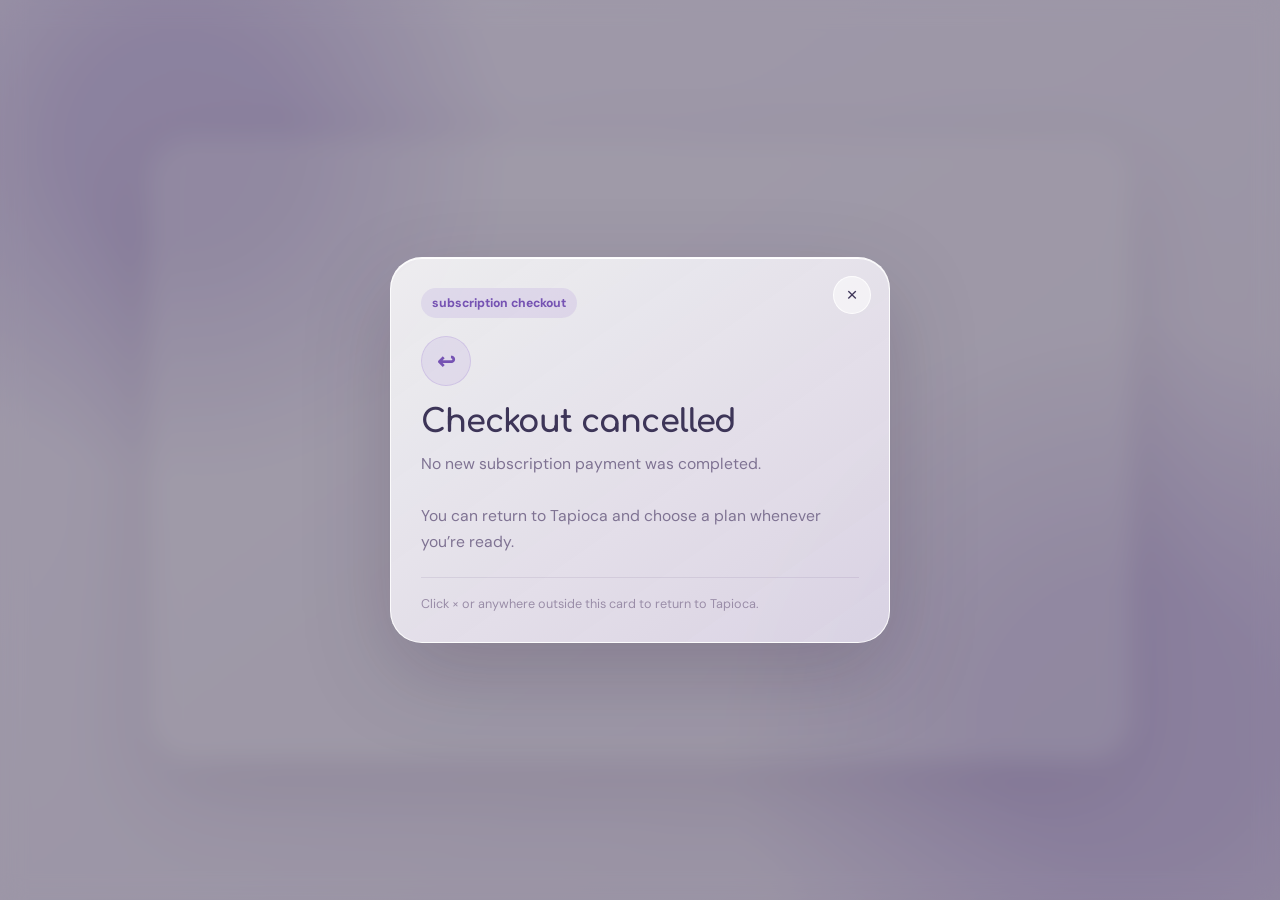
<file: checkout-cancelled.html>
<!doctype html>
<html lang="en">
<head>
<meta charset="utf-8">
<meta name="viewport" content="width=device-width,initial-scale=1">
<title>Checkout cancelled · Tapioca</title>
<style>
@import url('https://fonts.googleapis.com/css2?family=Comfortaa:wght@700&family=DM+Sans:wght@400;600;700;800&display=swap');
*{box-sizing:border-box}
:root{--ink:#3D3558;--ink-soft:#7f7393;--accent:#B39DDB;--accent-dark:#7653b3}
html,body{margin:0;min-height:100%;font-family:'DM Sans',sans-serif;color:var(--ink);background:#F5F0FF}
body{min-height:100vh;overflow:hidden}
.scene{position:fixed;inset:0;background:
radial-gradient(circle at 14% 16%,rgba(209,196,233,.92) 0 8%,transparent 25%),
radial-gradient(circle at 88% 80%,rgba(179,157,219,.46) 0 10%,transparent 30%),
linear-gradient(145deg,#f8f4ff,#ebe4f3);}
.ghost{position:absolute;left:50%;top:50%;width:min(980px,92vw);height:min(620px,78vh);transform:translate(-50%,-50%);border-radius:42px;background:rgba(255,255,255,.24);border:1px solid rgba(255,255,255,.58);box-shadow:0 32px 90px rgba(70,53,92,.12)}
.overlay{position:fixed;inset:0;display:grid;place-items:center;padding:20px;background:rgba(44,37,58,.43);backdrop-filter:blur(12px);-webkit-backdrop-filter:blur(12px);cursor:pointer}
.card{width:min(500px,100%);border-radius:32px;padding:30px;position:relative;cursor:default;background:linear-gradient(145deg,rgba(255,255,255,.82),rgba(239,232,248,.75));border:1px solid rgba(255,255,255,.88);box-shadow:0 30px 88px rgba(48,31,64,.22),inset 0 1px 0 rgba(255,255,255,.95)}
.close{position:absolute;right:18px;top:18px;width:38px;height:38px;border-radius:50%;border:1px solid rgba(255,255,255,.82);background:rgba(255,255,255,.54);color:var(--ink);font-size:19px;cursor:pointer}
.eyebrow{display:inline-flex;padding:7px 11px;border-radius:999px;background:rgba(179,157,219,.23);font-size:.76rem;font-weight:800;color:var(--accent-dark);margin-bottom:18px}
.icon{width:50px;height:50px;border-radius:50%;display:grid;place-items:center;background:rgba(179,157,219,.18);border:1px solid rgba(149,117,205,.23);font-weight:900;font-size:22px;color:var(--accent-dark);margin-bottom:18px}
h1{font-family:'Comfortaa',sans-serif;font-size:2rem;line-height:1.15;margin:0 48px 10px 0;letter-spacing:-.025em}
p{margin:0;color:var(--ink-soft);font-size:.98rem;line-height:1.65}
.hint{margin-top:22px;padding-top:17px;border-top:1px solid rgba(91,68,117,.11);font-size:.79rem;color:#9a8da8}
.app-fallback{display:none;margin-top:15px;padding:10px 12px;border-radius:13px;background:rgba(255,255,255,.43);font-size:.78rem;color:var(--ink-soft)}
@media(max-width:560px){.card{padding:27px 23px}h1{font-size:1.75rem}}
</style>
</head>
<body>
<div class="scene" aria-hidden="true"><div class="ghost"></div></div>
<div class="overlay" id="overlay">
  <main class="card" id="card" role="dialog" aria-modal="true" aria-labelledby="result-title">
    <button class="close" id="close" aria-label="Close">×</button>
    <div class="eyebrow">subscription checkout</div>
    <div class="icon">↩</div>
    <h1 id="result-title">Checkout cancelled</h1>
    <p>No new subscription payment was completed.<br><br>You can return to Tapioca and choose a plan whenever you’re ready.</p>
    <div class="hint" id="hint">Click × or anywhere outside this card to return to Tapioca.</div>
    <div class="app-fallback" id="app-fallback">Your browser kept this tab open. You can close it and return to the Tapioca app.</div>
  </main>
</div>
<script>
const source=new URLSearchParams(location.search).get('source')||'web';
const overlay=document.getElementById('overlay');
const card=document.getElementById('card');
const closeButton=document.getElementById('close');
const hint=document.getElementById('hint');
const fallback=document.getElementById('app-fallback');

if(source==='app'){
  hint.textContent='Click × or anywhere outside this card to return to the Tapioca app.';
}

function dismissResult(){
  if(source==='app'){
    // Current released desktop builds open Stripe in the system browser and do not
    // register a web deep-link protocol. Closing the checkout tab is therefore the
    // safest available return behavior; if the browser blocks window.close(), show
    // a clear fallback instead of navigating the user away from the app workflow.
    window.close();
    setTimeout(()=>{fallback.style.display='block'},220);
    return;
  }
  location.replace('/');
}

overlay.addEventListener('click',dismissResult);
card.addEventListener('click',e=>e.stopPropagation());
closeButton.addEventListener('click',dismissResult);
addEventListener('keydown',e=>{if(e.key==='Escape')dismissResult()});
</script>
</body>
</html>
</file>
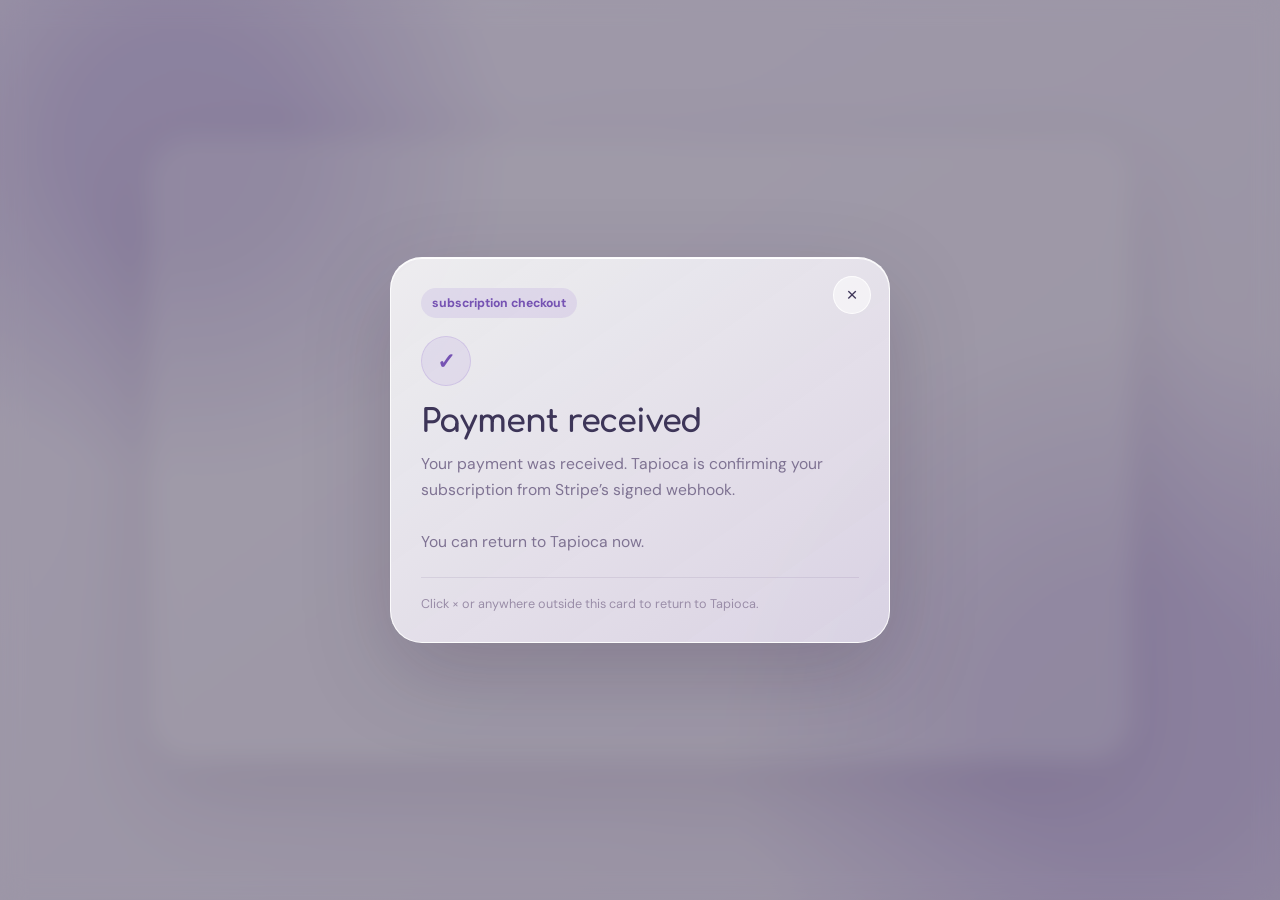
<file: checkout-success.html>
<!doctype html>
<html lang="en">
<head>
<meta charset="utf-8">
<meta name="viewport" content="width=device-width,initial-scale=1">
<title>Payment received · Tapioca</title>
<style>
@import url('https://fonts.googleapis.com/css2?family=Comfortaa:wght@700&family=DM+Sans:wght@400;600;700;800&display=swap');
*{box-sizing:border-box}
:root{--ink:#3D3558;--ink-soft:#7f7393;--accent:#B39DDB;--accent-dark:#7653b3}
html,body{margin:0;min-height:100%;font-family:'DM Sans',sans-serif;color:var(--ink);background:#F5F0FF}
body{min-height:100vh;overflow:hidden}
.scene{position:fixed;inset:0;background:
radial-gradient(circle at 14% 16%,rgba(209,196,233,.92) 0 8%,transparent 25%),
radial-gradient(circle at 88% 80%,rgba(179,157,219,.46) 0 10%,transparent 30%),
linear-gradient(145deg,#f8f4ff,#ebe4f3);}
.ghost{position:absolute;left:50%;top:50%;width:min(980px,92vw);height:min(620px,78vh);transform:translate(-50%,-50%);border-radius:42px;background:rgba(255,255,255,.24);border:1px solid rgba(255,255,255,.58);box-shadow:0 32px 90px rgba(70,53,92,.12)}
.overlay{position:fixed;inset:0;display:grid;place-items:center;padding:20px;background:rgba(44,37,58,.43);backdrop-filter:blur(12px);-webkit-backdrop-filter:blur(12px);cursor:pointer}
.card{width:min(500px,100%);border-radius:32px;padding:30px;position:relative;cursor:default;background:linear-gradient(145deg,rgba(255,255,255,.82),rgba(239,232,248,.75));border:1px solid rgba(255,255,255,.88);box-shadow:0 30px 88px rgba(48,31,64,.22),inset 0 1px 0 rgba(255,255,255,.95)}
.close{position:absolute;right:18px;top:18px;width:38px;height:38px;border-radius:50%;border:1px solid rgba(255,255,255,.82);background:rgba(255,255,255,.54);color:var(--ink);font-size:19px;cursor:pointer}
.eyebrow{display:inline-flex;padding:7px 11px;border-radius:999px;background:rgba(179,157,219,.23);font-size:.76rem;font-weight:800;color:var(--accent-dark);margin-bottom:18px}
.icon{width:50px;height:50px;border-radius:50%;display:grid;place-items:center;background:rgba(179,157,219,.18);border:1px solid rgba(149,117,205,.23);font-weight:900;font-size:22px;color:var(--accent-dark);margin-bottom:18px}
h1{font-family:'Comfortaa',sans-serif;font-size:2rem;line-height:1.15;margin:0 48px 10px 0;letter-spacing:-.025em}
p{margin:0;color:var(--ink-soft);font-size:.98rem;line-height:1.65}
.hint{margin-top:22px;padding-top:17px;border-top:1px solid rgba(91,68,117,.11);font-size:.79rem;color:#9a8da8}
.app-fallback{display:none;margin-top:15px;padding:10px 12px;border-radius:13px;background:rgba(255,255,255,.43);font-size:.78rem;color:var(--ink-soft)}
@media(max-width:560px){.card{padding:27px 23px}h1{font-size:1.75rem}}
</style>
</head>
<body>
<div class="scene" aria-hidden="true"><div class="ghost"></div></div>
<div class="overlay" id="overlay">
  <main class="card" id="card" role="dialog" aria-modal="true" aria-labelledby="result-title">
    <button class="close" id="close" aria-label="Close">×</button>
    <div class="eyebrow">subscription checkout</div>
    <div class="icon">✓</div>
    <h1 id="result-title">Payment received</h1>
    <p>Your payment was received. Tapioca is confirming your subscription from Stripe’s signed webhook.<br><br>You can return to Tapioca now.</p>
    <div class="hint" id="hint">Click × or anywhere outside this card to return to Tapioca.</div>
    <div class="app-fallback" id="app-fallback">Your browser kept this tab open. You can close it and return to the Tapioca app.</div>
  </main>
</div>
<script>
const source=new URLSearchParams(location.search).get('source')||'web';
const overlay=document.getElementById('overlay');
const card=document.getElementById('card');
const closeButton=document.getElementById('close');
const hint=document.getElementById('hint');
const fallback=document.getElementById('app-fallback');

if(source==='app'){
  hint.textContent='Click × or anywhere outside this card to return to the Tapioca app.';
}

function dismissResult(){
  if(source==='app'){
    // Current released desktop builds open Stripe in the system browser and do not
    // register a web deep-link protocol. Closing the checkout tab is therefore the
    // safest available return behavior; if the browser blocks window.close(), show
    // a clear fallback instead of navigating the user away from the app workflow.
    window.close();
    setTimeout(()=>{fallback.style.display='block'},220);
    return;
  }
  location.replace('/');
}

overlay.addEventListener('click',dismissResult);
card.addEventListener('click',e=>e.stopPropagation());
closeButton.addEventListener('click',dismissResult);
addEventListener('keydown',e=>{if(e.key==='Escape')dismissResult()});
</script>
</body>
</html>
</file>
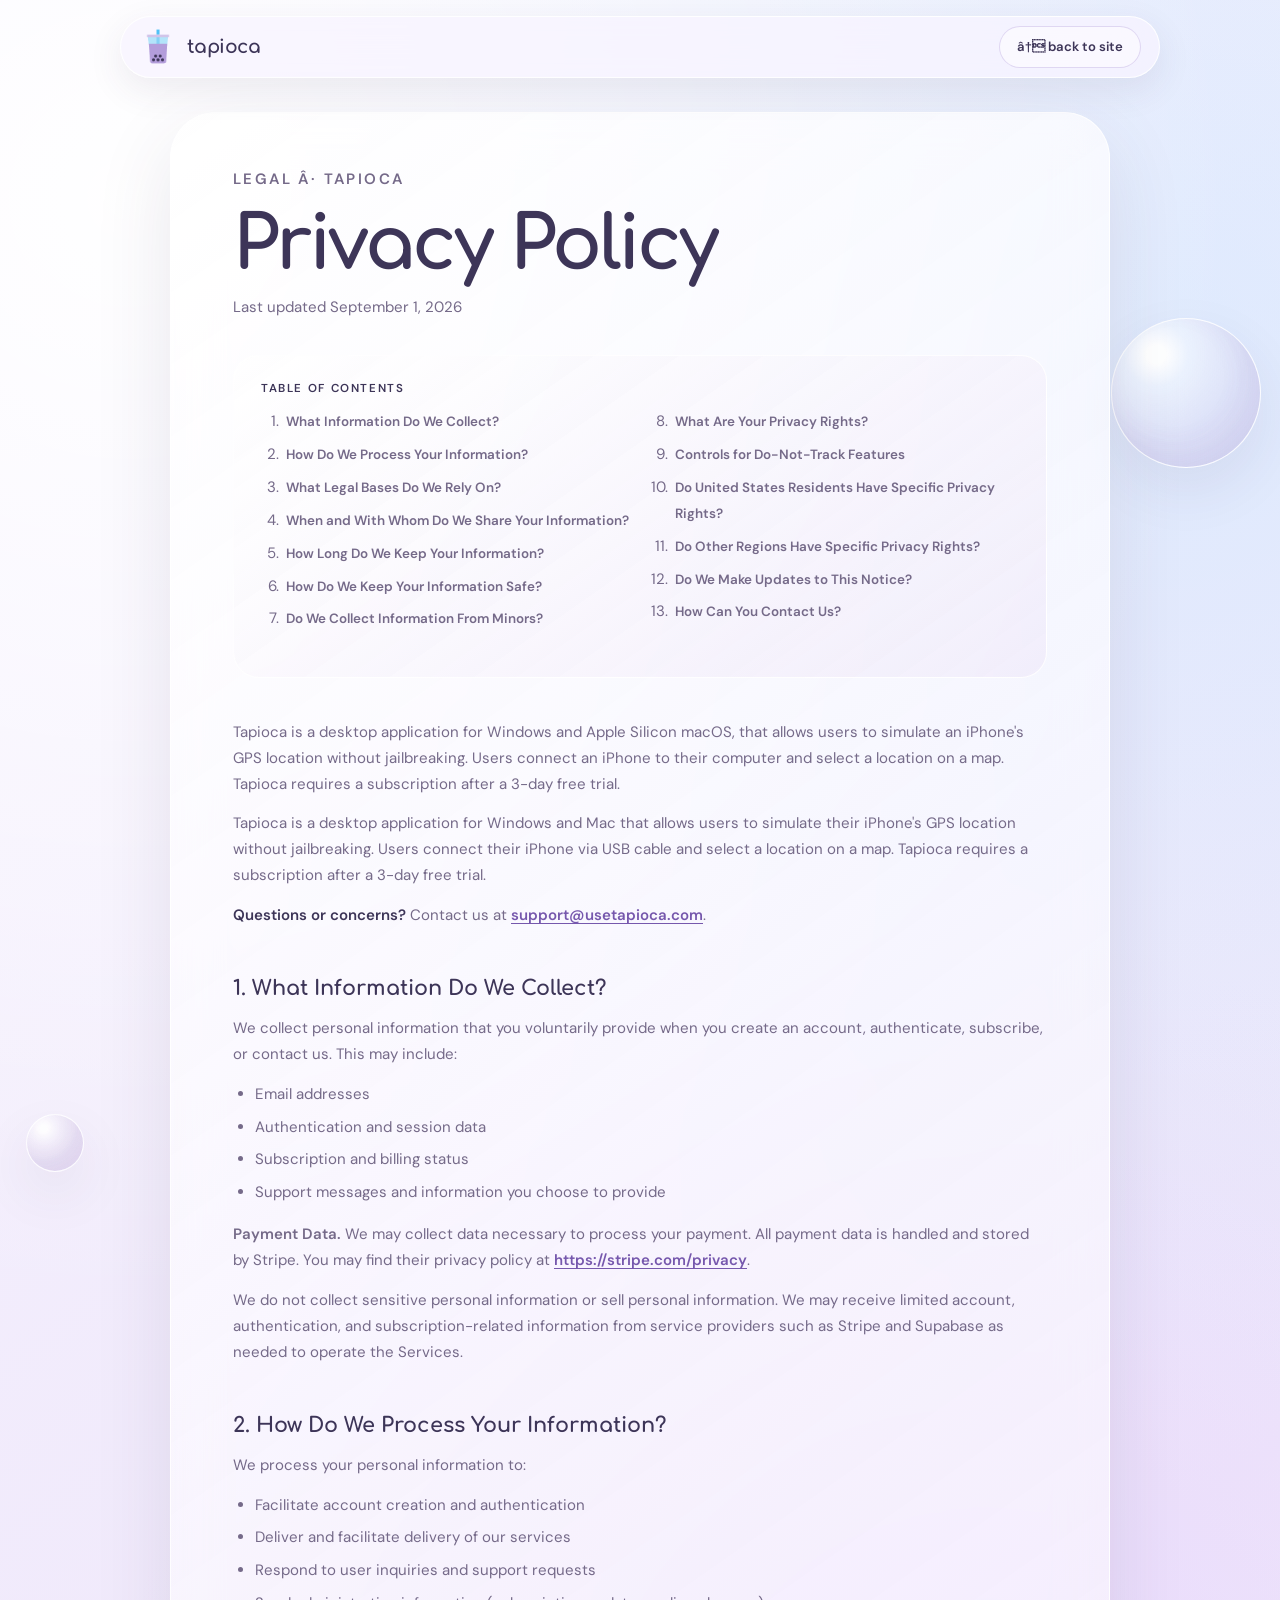
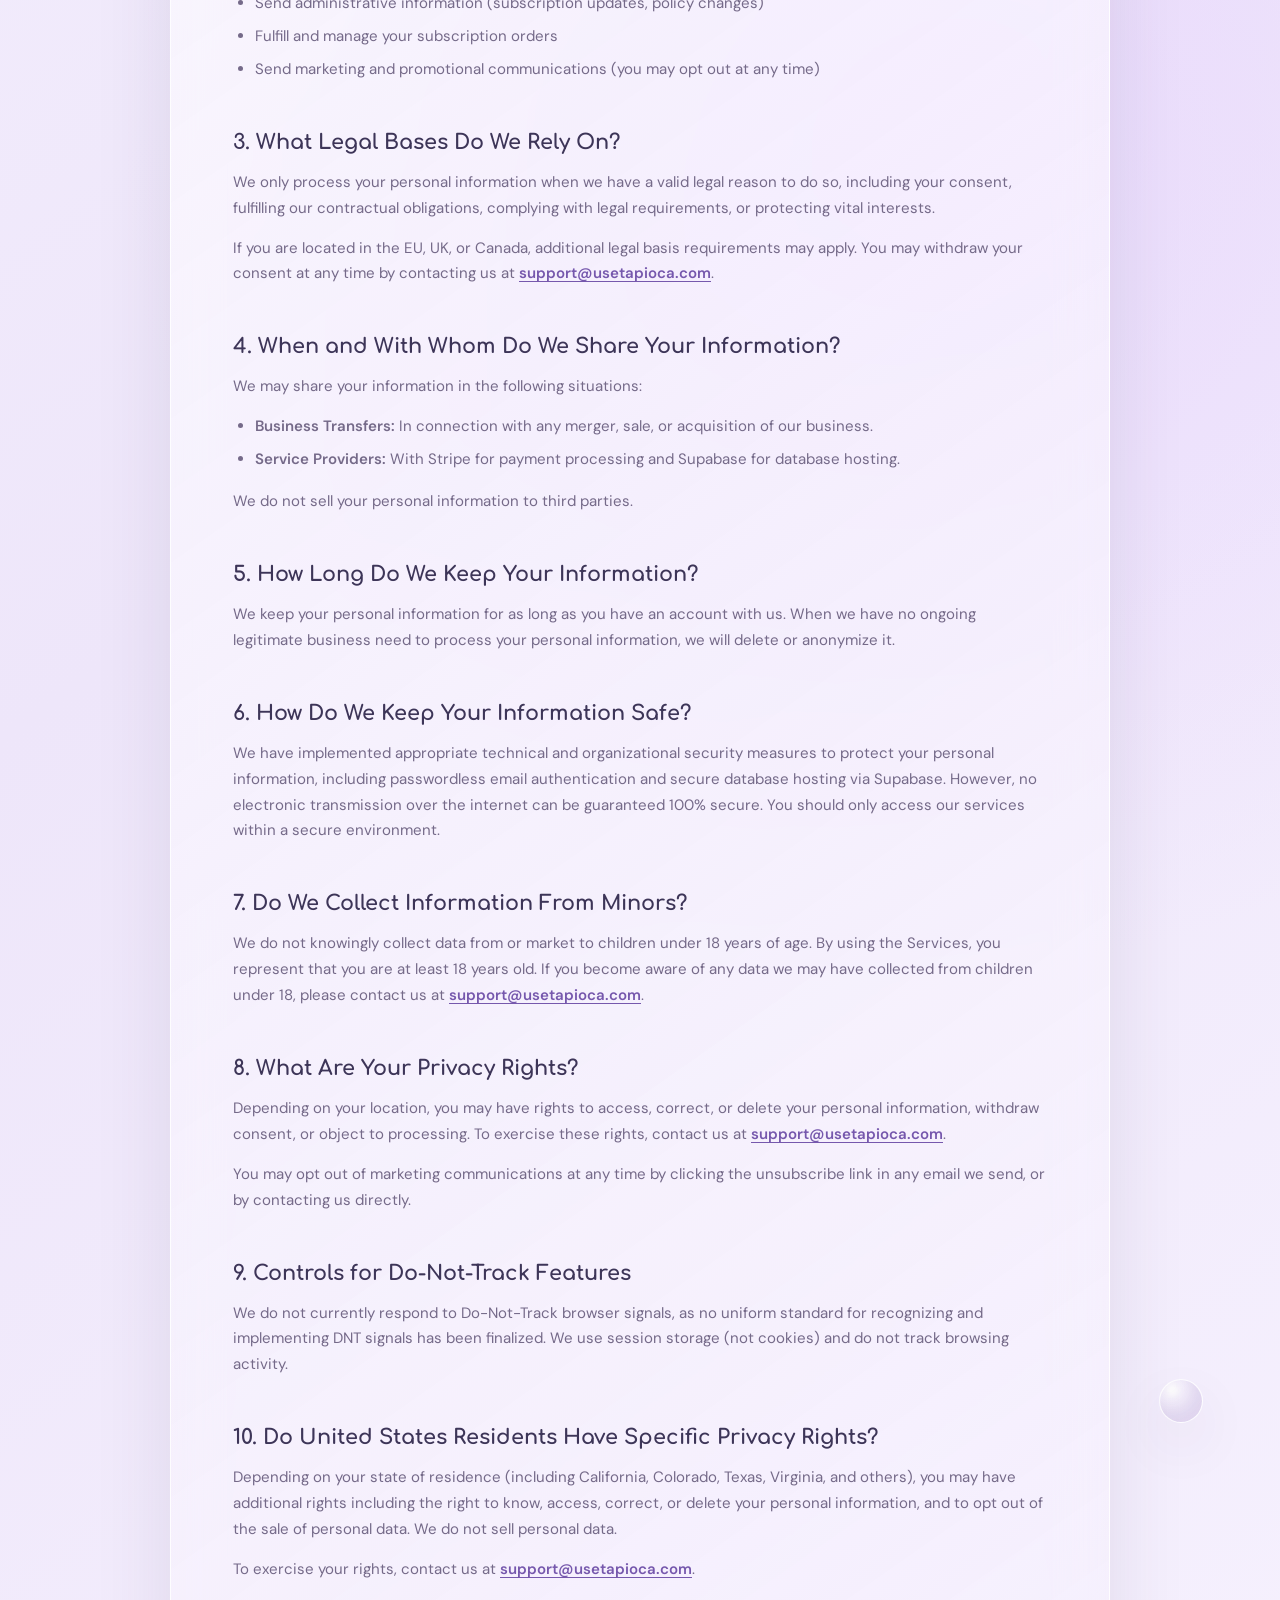
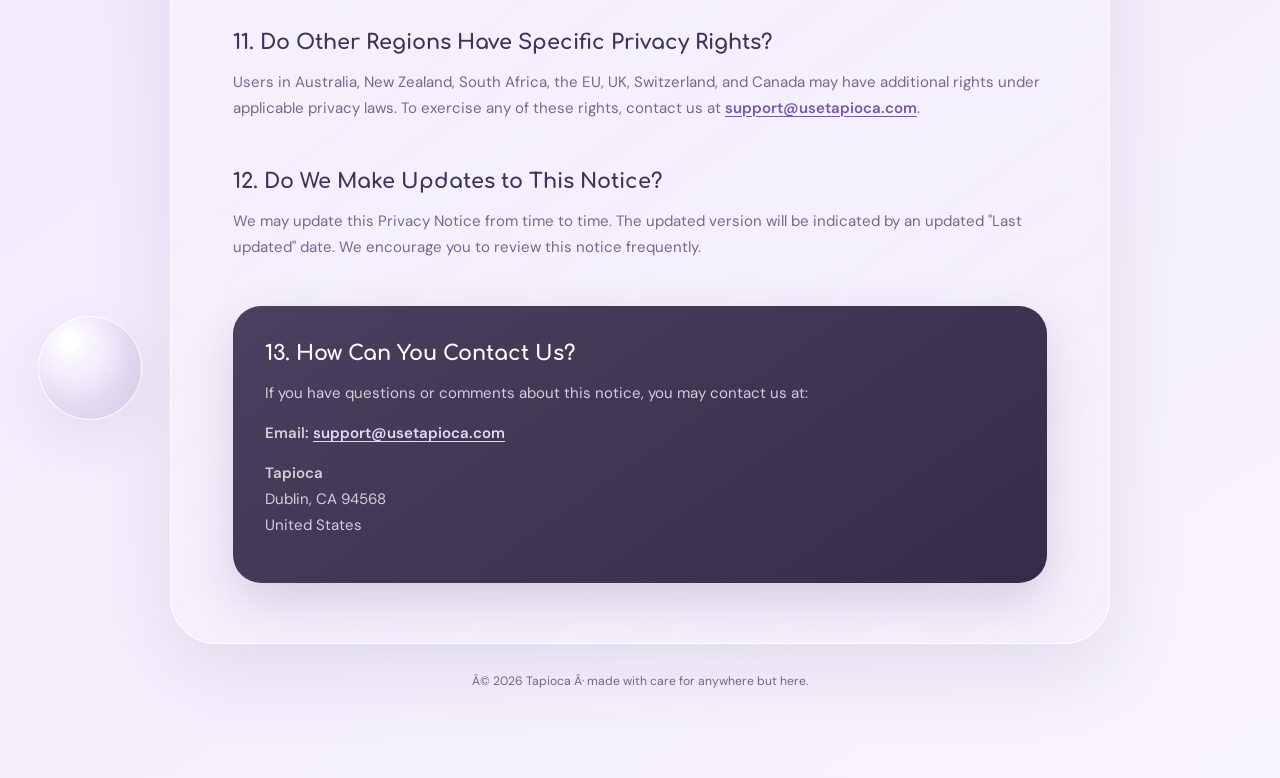
<file: privacy.html>
<!DOCTYPE html>

<html lang="en">
<head>
<meta charset="utf-8"/>
<meta content="width=device-width,initial-scale=1" name="viewport"/>
<title>Privacy Policy â€” tapioca</title>
<meta content="Tapioca privacy policy" name="description"/>
<link href="assets/tapioca-logo.png" rel="icon" type="image/png"/>
<style>
@font-face {
  font-family: 'Comfortaa';
  font-style: normal;
  font-weight: 700;
  font-display: swap;
  src: url('[data-uri]') format('woff2');
}
@font-face {
  font-family: 'DM Sans';
  font-style: normal;
  font-weight: 400;
  font-display: swap;
  src: url('[data-uri]') format('woff2');
}
@font-face {
  font-family: 'DM Sans';
  font-style: normal;
  font-weight: 500;
  font-display: swap;
  src: url('[data-uri]') format('woff2');
}
@font-face {
  font-family: 'DM Sans';
  font-style: normal;
  font-weight: 600;
  font-display: swap;
  src: url('[data-uri]') format('woff2');
}

:root{
  --ink:#3d3558;
  --ink-soft:#756a89;
  --accent:#b39ddb;
  --accent-deep:#9575cd;
  --accent-dark:#7658ad;
  --lavender:#ede7f6;
  --lavender-soft:#f7f3ff;
  --white:#fff;
  --glass-line:rgba(255,255,255,.84);
}
*{box-sizing:border-box}
html{scroll-behavior:smooth;background:#f5f0ff}
body{
  margin:0;
  color:var(--ink);
  font-family:'DM Sans',sans-serif;
  line-height:1.72;
  overflow-x:hidden;
  background:
    radial-gradient(circle at 10% 5%,rgba(255,255,255,.98),transparent 28%),
    radial-gradient(circle at 92% 9%,rgba(190,229,255,.38),transparent 28%),
    radial-gradient(circle at 74% 44%,rgba(229,207,255,.5),transparent 34%),
    linear-gradient(145deg,#f7f4ff,#eee6fa 48%,#f8f4ff);
  -webkit-font-smoothing:antialiased;
}
body::before{
  content:'';position:fixed;inset:0;pointer-events:none;z-index:-2;
  background-image:radial-gradient(rgba(149,117,205,.07) 1px,transparent 1px);
  background-size:34px 34px;
  mask-image:linear-gradient(to bottom,rgba(0,0,0,.3),transparent 75%);
}
a{color:var(--accent-dark)}
h1,h2,h3,.legal-wordmark{font-family:'Comfortaa',cursive}
@media(pointer:fine){
  *{scrollbar-width:thin;scrollbar-color:#a98bd7 #f5f0ff}
  *::-webkit-scrollbar{width:10px;height:10px}
  *::-webkit-scrollbar-track{background:#f5f0ff}
  *::-webkit-scrollbar-thumb{border:2px solid #f5f0ff;border-radius:999px;background:linear-gradient(180deg,#bba5df,#9270c7)}
}
.legal-nav{
  position:fixed;z-index:100;top:16px;left:50%;transform:translateX(-50%);
  width:min(1040px,calc(100% - 28px));height:62px;padding:0 18px;
  display:flex;align-items:center;justify-content:space-between;
  border:1px solid rgba(255,255,255,.9);border-radius:999px;
  background:rgba(247,243,255,.76);box-shadow:0 12px 36px rgba(61,53,88,.09);
  backdrop-filter:blur(22px);-webkit-backdrop-filter:blur(22px)
}
.legal-brand{display:flex;align-items:center;gap:10px;text-decoration:none;color:var(--ink)}
.legal-brand img{width:38px;height:38px;object-fit:contain}
.legal-wordmark{font-size:1.18rem;font-weight:700;letter-spacing:-.03em}
.legal-back{min-height:42px;padding:0 17px;display:inline-flex;align-items:center;border-radius:999px;text-decoration:none;font-size:.82rem;font-weight:800;color:var(--ink);background:rgba(255,255,255,.5);border:1px solid rgba(149,117,205,.26)}
.legal-page{position:relative;padding:112px 0 86px}
.legal-orbs{position:absolute;inset:0;pointer-events:none;overflow:hidden;z-index:0}
.legal-orb{position:absolute;border-radius:50%;border:1px solid rgba(255,255,255,.84);background:radial-gradient(circle at 30% 24%,rgba(255,255,255,.97) 0 6%,rgba(255,255,255,.35) 21%,rgba(209,196,233,.25) 58%,rgba(149,117,205,.13));box-shadow:inset -12px -16px 28px rgba(97,70,135,.08),0 22px 55px rgba(61,53,88,.08)}
.legal-orb.one{width:150px;height:150px;right:1.5%;top:8%}.legal-orb.two{width:58px;height:58px;left:2%;top:28%}.legal-orb.three{width:104px;height:104px;left:3%;bottom:9%}.legal-orb.four{width:44px;height:44px;right:6%;bottom:24%}
.legal-shell{
  position:relative;z-index:2;width:min(940px,calc(100% - 40px));margin:0 auto;
  padding:54px 62px 60px;border-radius:46px;
  background:linear-gradient(145deg,rgba(255,255,255,.75),rgba(244,237,252,.51));
  border:1px solid var(--glass-line);box-shadow:0 28px 80px rgba(61,53,88,.11);
  backdrop-filter:blur(24px) saturate(1.06);-webkit-backdrop-filter:blur(24px) saturate(1.06)
}
.legal-kicker{margin:0 0 12px;font-size:.73rem;font-weight:900;letter-spacing:.16em;text-transform:uppercase;color:var(--accent-dark)}
.legal-shell h1{font-size:clamp(2.45rem,6vw,4.65rem);line-height:1.02;letter-spacing:-.04em;margin:0 0 12px}
.updated{font-size:.82rem;color:var(--ink-soft);margin:0 0 34px}
.legal-intro{font-size:1.02rem;color:var(--ink-soft)}
.legal-intro strong{color:var(--ink)}
.toc{
  margin:34px 0 42px;padding:25px 27px;border-radius:26px;
  background:linear-gradient(145deg,rgba(255,255,255,.62),rgba(237,229,248,.5));
  border:1px solid rgba(255,255,255,.85)
}
.toc h2{margin:0 0 13px!important;padding:0!important;font-family:'DM Sans',sans-serif!important;font-size:.72rem!important;letter-spacing:.14em;text-transform:uppercase;color:var(--accent-dark)}
.toc ol{columns:2;column-gap:42px;padding-left:20px;margin:0}.toc li{break-inside:avoid;margin:0 0 7px;padding-left:3px}.toc a{text-decoration:none;font-size:.84rem;font-weight:700;color:var(--ink-soft)}.toc a:hover{color:var(--accent-dark)}
.legal-shell h2{scroll-margin-top:100px;font-size:1.3rem;line-height:1.35;margin:42px 0 13px;padding-top:4px;color:var(--ink)}
.legal-shell h3{font-size:1rem;margin:24px 0 8px;color:var(--ink)}
.legal-shell p,.legal-shell li{font-size:.94rem;color:var(--ink-soft)}
.legal-shell p{margin:0 0 14px}.legal-shell ul,.legal-shell ol{padding-left:22px;margin:0 0 16px}.legal-shell li{margin-bottom:7px}
.legal-shell a{font-weight:700;text-decoration-thickness:1px;text-underline-offset:3px}
.divider{height:0;margin:40px 0;border:0}
.highlight{margin:25px 0 30px;padding:17px 19px;border-radius:20px;background:rgba(179,157,219,.13);border:1px solid rgba(255,255,255,.8)}
.contact-box{margin-top:46px;padding:30px 32px;border-radius:28px;background:linear-gradient(145deg,#4a405f,#342d48);color:#fff;box-shadow:0 20px 50px rgba(61,53,88,.18)}
.contact-box h2{color:#fff;margin-top:0}.contact-box p{color:rgba(255,255,255,.76)}.contact-box a{color:#e4d8f6}
.legal-footer{text-align:center;color:var(--ink-soft);font-size:.76rem;margin-top:27px}
@media(max-width:760px){
  .legal-nav{height:58px}.legal-brand img{width:34px;height:34px}.legal-back{padding:0 13px;font-size:.75rem}
  .legal-page{padding-top:96px}.legal-shell{width:min(100% - 26px,940px);padding:36px 23px 42px;border-radius:32px}
  .toc ol{columns:1}.legal-shell h1{font-size:2.7rem}.legal-orb.one{right:-35px}.legal-orb.three{left:-35px}
}
@media(max-width:430px){.legal-back span{display:none}.legal-back::after{content:'â†'}.legal-shell h1{font-size:2.35rem}.legal-shell p,.legal-shell li{font-size:.91rem}}
@media(prefers-reduced-motion:reduce){html{scroll-behavior:auto}}

  </style>
</head>
<body>
<nav class="legal-nav">
<a class="legal-brand" href="index.html"><img alt="" src="assets/tapioca-logo.png"/><span class="legal-wordmark">tapioca</span></a>
<a class="legal-back" href="index.html"><span>â† back to site</span></a>
</nav>
<main class="legal-page">
<div aria-hidden="true" class="legal-orbs"><i class="legal-orb one"></i><i class="legal-orb two"></i><i class="legal-orb three"></i><i class="legal-orb four"></i></div>
<article class="legal-shell">
<p class="legal-kicker">LEGAL Â· TAPIOCA</p>

<h1>Privacy Policy</h1>
<p class="updated">Last updated September 1, 2026</p>
<div class="toc">
<h2>Table of Contents</h2>
<ol>
<li><a href="#s1">What Information Do We Collect?</a></li>
<li><a href="#s2">How Do We Process Your Information?</a></li>
<li><a href="#s3">What Legal Bases Do We Rely On?</a></li>
<li><a href="#s4">When and With Whom Do We Share Your Information?</a></li>
<li><a href="#s5">How Long Do We Keep Your Information?</a></li>
<li><a href="#s6">How Do We Keep Your Information Safe?</a></li>
<li><a href="#s7">Do We Collect Information From Minors?</a></li>
<li><a href="#s8">What Are Your Privacy Rights?</a></li>
<li><a href="#s9">Controls for Do-Not-Track Features</a></li>
<li><a href="#s10">Do United States Residents Have Specific Privacy Rights?</a></li>
<li><a href="#s11">Do Other Regions Have Specific Privacy Rights?</a></li>
<li><a href="#s12">Do We Make Updates to This Notice?</a></li>
<li><a href="#s13">How Can You Contact Us?</a></li>
</ol>
</div>
<p class="legal-intro">Tapioca is a desktop application for Windows and Apple Silicon macOS, that allows users to simulate an iPhone's GPS location without jailbreaking. Users connect an iPhone to their computer and select a location on a map. Tapioca requires a subscription after a 3-day free trial.</p>
<p class="legal-intro">Tapioca is a desktop application for Windows and Mac that allows users to simulate their iPhone's GPS location without jailbreaking. Users connect their iPhone via USB cable and select a location on a map. Tapioca requires a subscription after a 3-day free trial.</p>
<p class="legal-intro"><strong>Questions or concerns?</strong> Contact us at <a href="mailto:support@usetapioca.com">support@usetapioca.com</a>.</p>
<div class="divider"></div>
<h2 id="s1">1. What Information Do We Collect?</h2>
<p>We collect personal information that you voluntarily provide when you create an account, authenticate, subscribe, or contact us. This may include:</p>
<ul><li>Email addresses</li><li>Authentication and session data</li><li>Subscription and billing status</li><li>Support messages and information you choose to provide</li></ul>
<p><strong>Payment Data.</strong> We may collect data necessary to process your payment. All payment data is handled and stored by Stripe. You may find their privacy policy at <a href="https://stripe.com/privacy" rel="noopener noreferrer" target="_blank">https://stripe.com/privacy</a>.</p>
<p>We do not collect sensitive personal information or sell personal information. We may receive limited account, authentication, and subscription-related information from service providers such as Stripe and Supabase as needed to operate the Services.</p>
<h2 id="s2">2. How Do We Process Your Information?</h2>
<p>We process your personal information to:</p>
<ul>
<li>Facilitate account creation and authentication</li>
<li>Deliver and facilitate delivery of our services</li>
<li>Respond to user inquiries and support requests</li>
<li>Send administrative information (subscription updates, policy changes)</li>
<li>Fulfill and manage your subscription orders</li>
<li>Send marketing and promotional communications (you may opt out at any time)</li>
</ul>
<h2 id="s3">3. What Legal Bases Do We Rely On?</h2>
<p>We only process your personal information when we have a valid legal reason to do so, including your consent, fulfilling our contractual obligations, complying with legal requirements, or protecting vital interests.</p>
<p>If you are located in the EU, UK, or Canada, additional legal basis requirements may apply. You may withdraw your consent at any time by contacting us at <a href="mailto:support@usetapioca.com">support@usetapioca.com</a>.</p>
<h2 id="s4">4. When and With Whom Do We Share Your Information?</h2>
<p>We may share your information in the following situations:</p>
<ul>
<li><strong>Business Transfers:</strong> In connection with any merger, sale, or acquisition of our business.</li>
<li><strong>Service Providers:</strong> With Stripe for payment processing and Supabase for database hosting.</li>
</ul>
<p>We do not sell your personal information to third parties.</p>
<h2 id="s5">5. How Long Do We Keep Your Information?</h2>
<p>We keep your personal information for as long as you have an account with us. When we have no ongoing legitimate business need to process your personal information, we will delete or anonymize it.</p>
<h2 id="s6">6. How Do We Keep Your Information Safe?</h2>
<p>We have implemented appropriate technical and organizational security measures to protect your personal information, including passwordless email authentication and secure database hosting via Supabase. However, no electronic transmission over the internet can be guaranteed 100% secure. You should only access our services within a secure environment.</p>
<h2 id="s7">7. Do We Collect Information From Minors?</h2>
<p>We do not knowingly collect data from or market to children under 18 years of age. By using the Services, you represent that you are at least 18 years old. If you become aware of any data we may have collected from children under 18, please contact us at <a href="mailto:support@usetapioca.com">support@usetapioca.com</a>.</p>
<h2 id="s8">8. What Are Your Privacy Rights?</h2>
<p>Depending on your location, you may have rights to access, correct, or delete your personal information, withdraw consent, or object to processing. To exercise these rights, contact us at <a href="mailto:support@usetapioca.com">support@usetapioca.com</a>.</p>
<p>You may opt out of marketing communications at any time by clicking the unsubscribe link in any email we send, or by contacting us directly.</p>
<h2 id="s9">9. Controls for Do-Not-Track Features</h2>
<p>We do not currently respond to Do-Not-Track browser signals, as no uniform standard for recognizing and implementing DNT signals has been finalized. We use session storage (not cookies) and do not track browsing activity.</p>
<h2 id="s10">10. Do United States Residents Have Specific Privacy Rights?</h2>
<p>Depending on your state of residence (including California, Colorado, Texas, Virginia, and others), you may have additional rights including the right to know, access, correct, or delete your personal information, and to opt out of the sale of personal data. We do not sell personal data.</p>
<p>To exercise your rights, contact us at <a href="mailto:support@usetapioca.com">support@usetapioca.com</a>.</p>
<h2 id="s11">11. Do Other Regions Have Specific Privacy Rights?</h2>
<p>Users in Australia, New Zealand, South Africa, the EU, UK, Switzerland, and Canada may have additional rights under applicable privacy laws. To exercise any of these rights, contact us at <a href="mailto:support@usetapioca.com">support@usetapioca.com</a>.</p>
<h2 id="s12">12. Do We Make Updates to This Notice?</h2>
<p>We may update this Privacy Notice from time to time. The updated version will be indicated by an updated "Last updated" date. We encourage you to review this notice frequently.</p>
<div class="contact-box">
<h2 id="s13">13. How Can You Contact Us?</h2>
<p>If you have questions or comments about this notice, you may contact us at:</p>
<p><strong>Email:</strong> <a href="mailto:support@usetapioca.com">support@usetapioca.com</a></p>
<p><strong>Tapioca</strong><br/>Dublin, CA 94568<br/>United States</p>
</div>
</article>
<div class="legal-footer">Â© 2026 Tapioca Â· made with care for anywhere but here.</div>
</main>
</body>
</html>
</file>
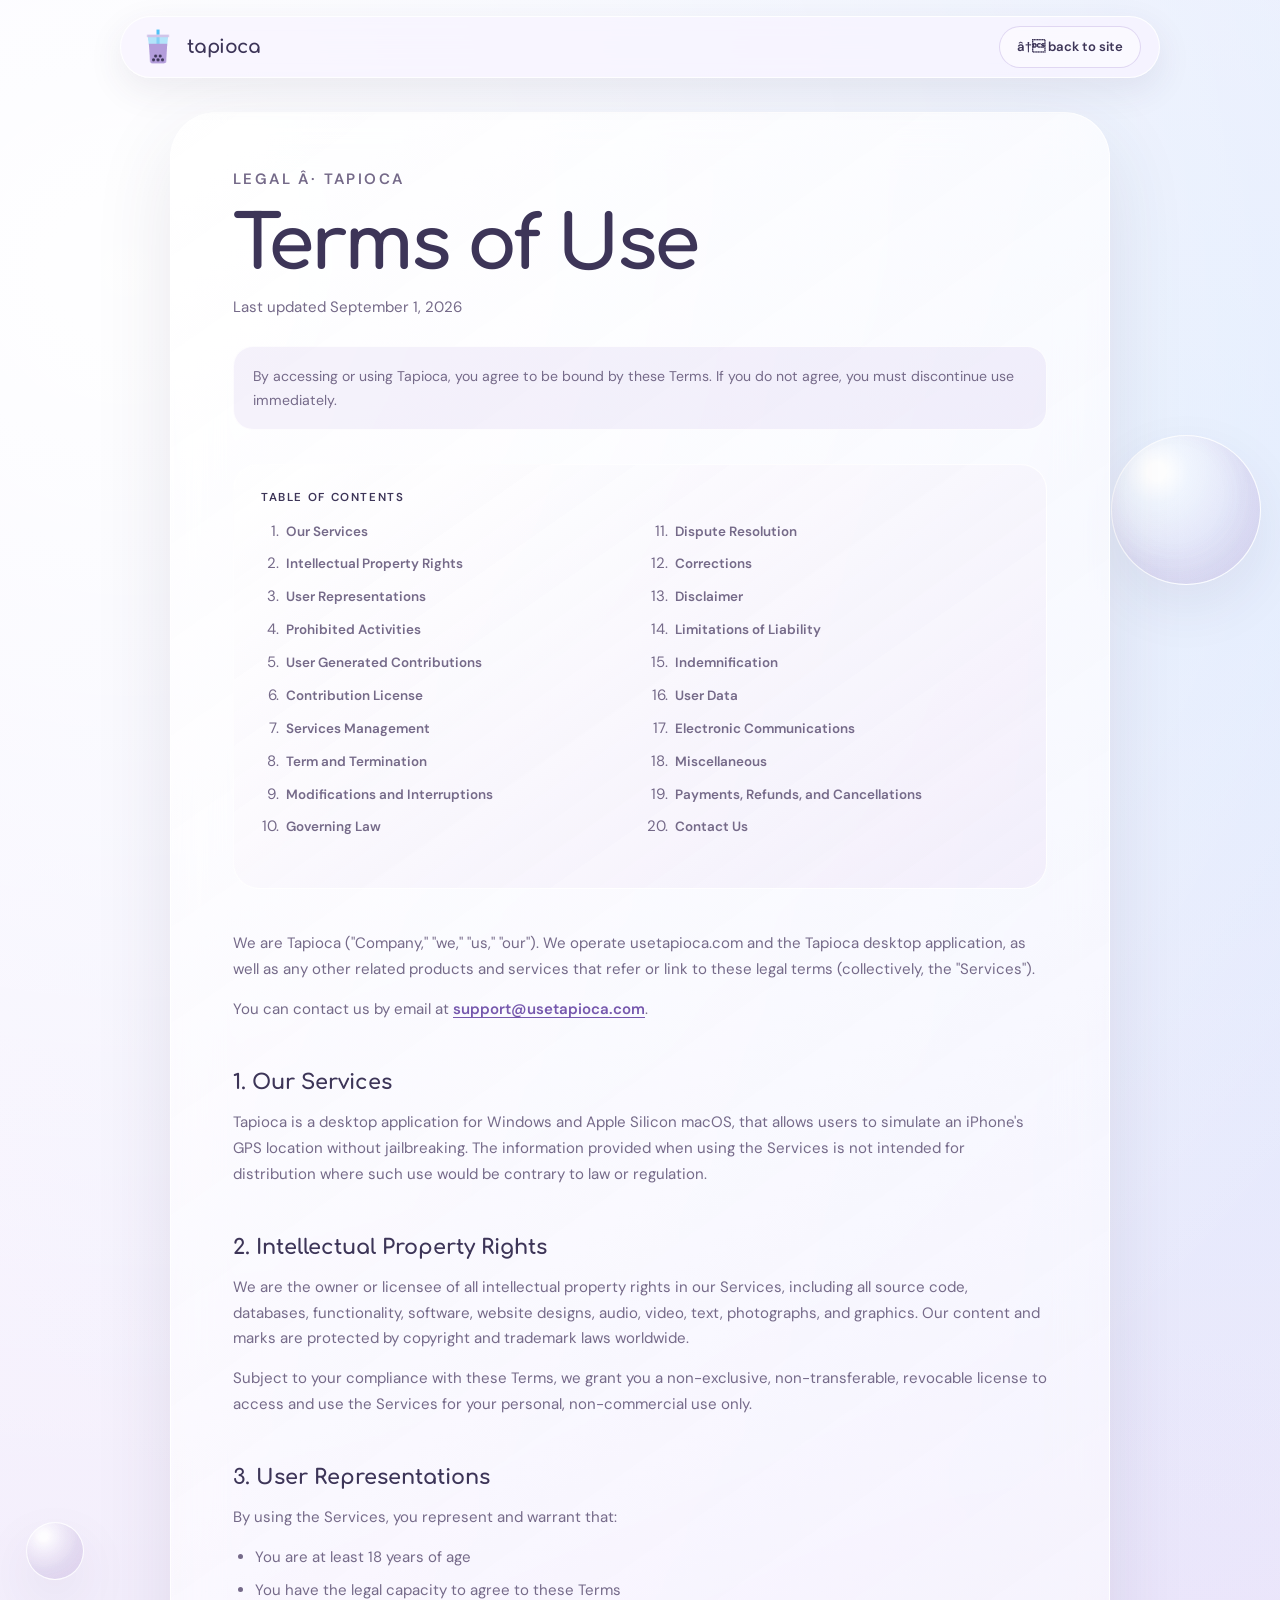
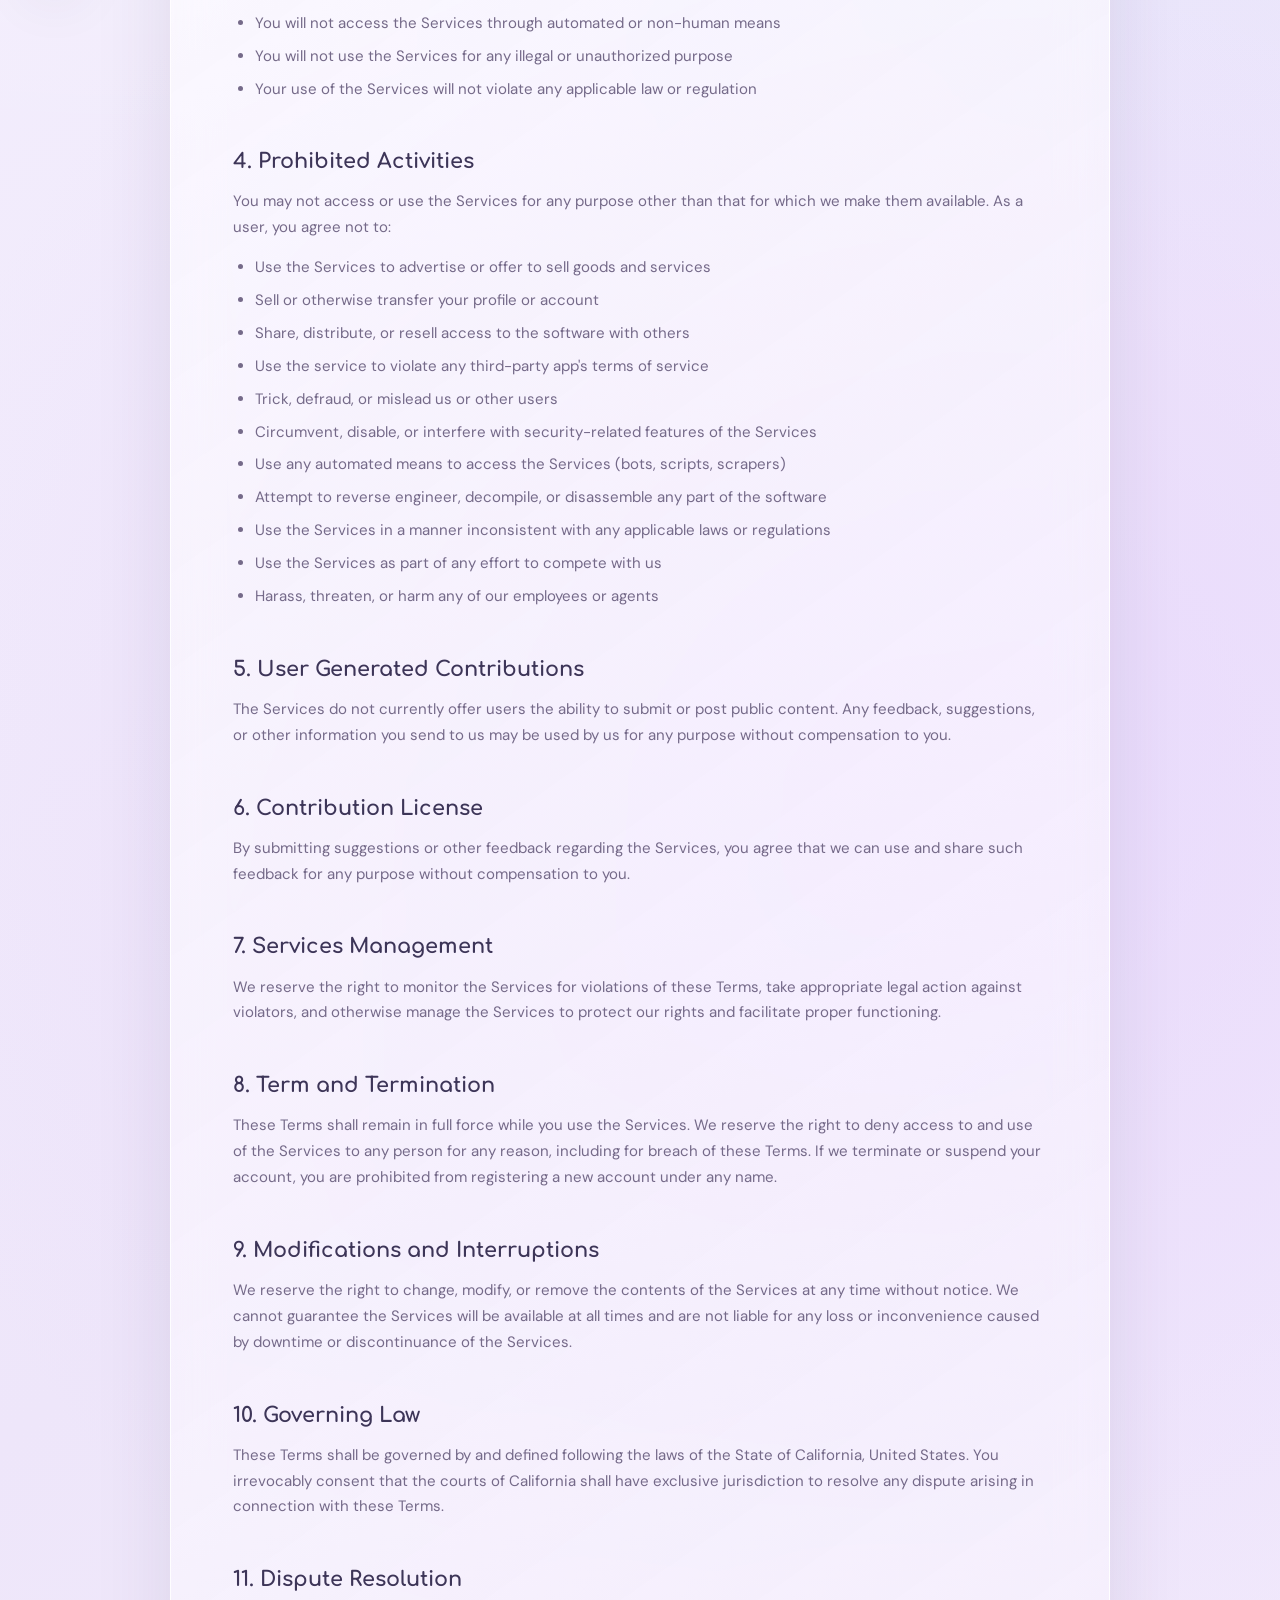
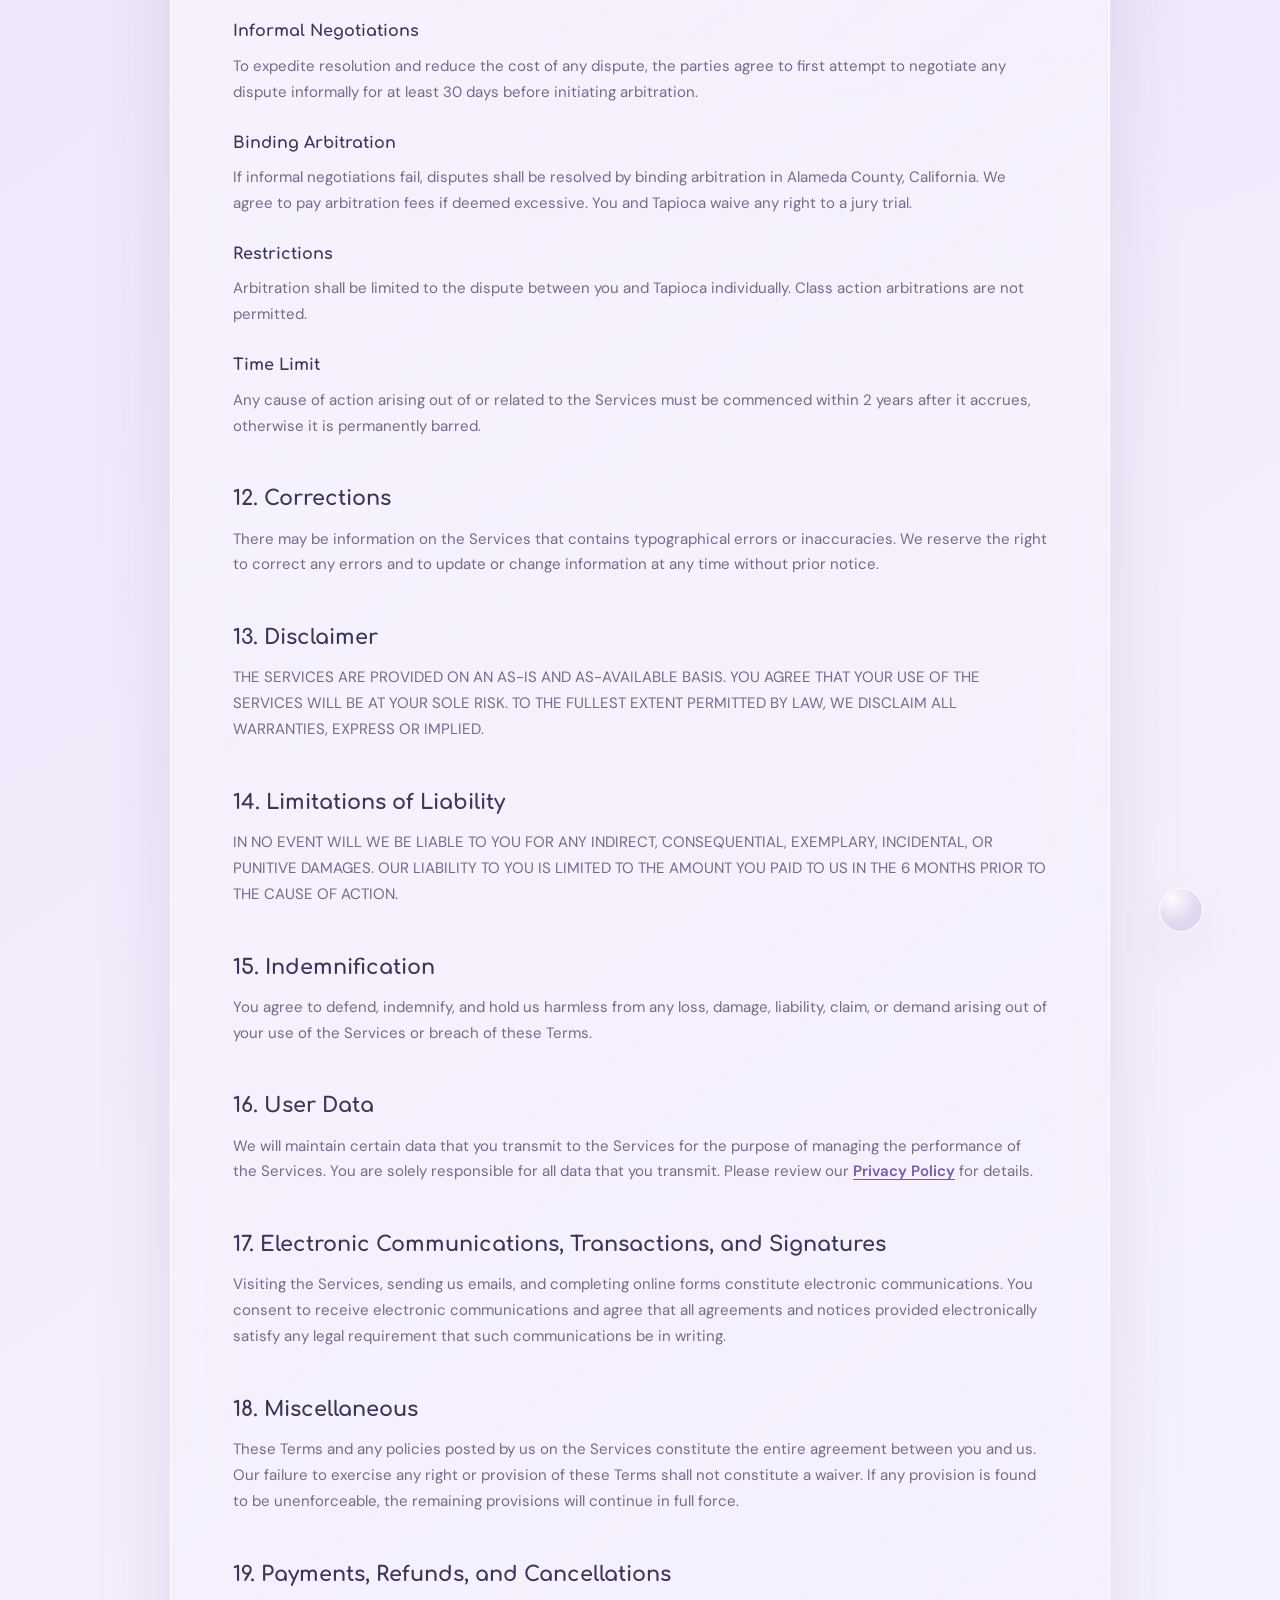
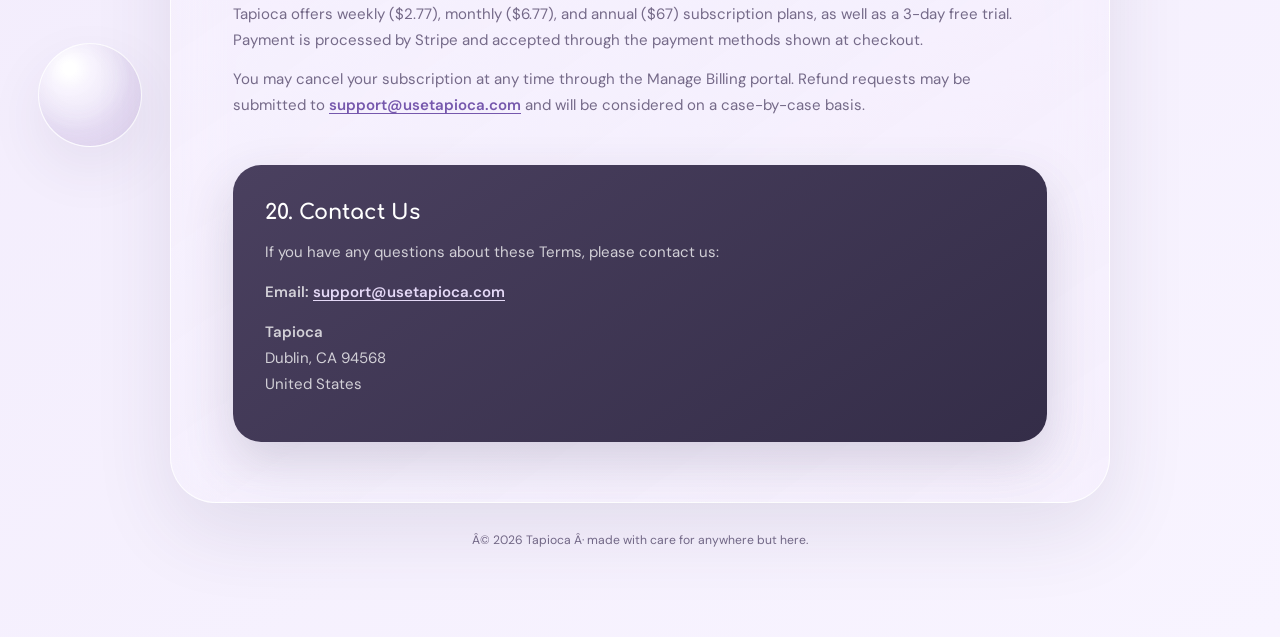
<file: terms.html>
<!DOCTYPE html>

<html lang="en">
<head>
<meta charset="utf-8"/>
<meta content="width=device-width,initial-scale=1" name="viewport"/>
<title>Terms of Use â€” tapioca</title>
<meta content="Tapioca terms of use" name="description"/>
<link href="assets/tapioca-logo.png" rel="icon" type="image/png"/>
<style>
@font-face {
  font-family: 'Comfortaa';
  font-style: normal;
  font-weight: 700;
  font-display: swap;
  src: url('[data-uri]') format('woff2');
}
@font-face {
  font-family: 'DM Sans';
  font-style: normal;
  font-weight: 400;
  font-display: swap;
  src: url('[data-uri]') format('woff2');
}
@font-face {
  font-family: 'DM Sans';
  font-style: normal;
  font-weight: 500;
  font-display: swap;
  src: url('[data-uri]') format('woff2');
}
@font-face {
  font-family: 'DM Sans';
  font-style: normal;
  font-weight: 600;
  font-display: swap;
  src: url('[data-uri]') format('woff2');
}

:root{
  --ink:#3d3558;
  --ink-soft:#756a89;
  --accent:#b39ddb;
  --accent-deep:#9575cd;
  --accent-dark:#7658ad;
  --lavender:#ede7f6;
  --lavender-soft:#f7f3ff;
  --white:#fff;
  --glass-line:rgba(255,255,255,.84);
}
*{box-sizing:border-box}
html{scroll-behavior:smooth;background:#f5f0ff}
body{
  margin:0;
  color:var(--ink);
  font-family:'DM Sans',sans-serif;
  line-height:1.72;
  overflow-x:hidden;
  background:
    radial-gradient(circle at 10% 5%,rgba(255,255,255,.98),transparent 28%),
    radial-gradient(circle at 92% 9%,rgba(190,229,255,.38),transparent 28%),
    radial-gradient(circle at 74% 44%,rgba(229,207,255,.5),transparent 34%),
    linear-gradient(145deg,#f7f4ff,#eee6fa 48%,#f8f4ff);
  -webkit-font-smoothing:antialiased;
}
body::before{
  content:'';position:fixed;inset:0;pointer-events:none;z-index:-2;
  background-image:radial-gradient(rgba(149,117,205,.07) 1px,transparent 1px);
  background-size:34px 34px;
  mask-image:linear-gradient(to bottom,rgba(0,0,0,.3),transparent 75%);
}
a{color:var(--accent-dark)}
h1,h2,h3,.legal-wordmark{font-family:'Comfortaa',cursive}
@media(pointer:fine){
  *{scrollbar-width:thin;scrollbar-color:#a98bd7 #f5f0ff}
  *::-webkit-scrollbar{width:10px;height:10px}
  *::-webkit-scrollbar-track{background:#f5f0ff}
  *::-webkit-scrollbar-thumb{border:2px solid #f5f0ff;border-radius:999px;background:linear-gradient(180deg,#bba5df,#9270c7)}
}
.legal-nav{
  position:fixed;z-index:100;top:16px;left:50%;transform:translateX(-50%);
  width:min(1040px,calc(100% - 28px));height:62px;padding:0 18px;
  display:flex;align-items:center;justify-content:space-between;
  border:1px solid rgba(255,255,255,.9);border-radius:999px;
  background:rgba(247,243,255,.76);box-shadow:0 12px 36px rgba(61,53,88,.09);
  backdrop-filter:blur(22px);-webkit-backdrop-filter:blur(22px)
}
.legal-brand{display:flex;align-items:center;gap:10px;text-decoration:none;color:var(--ink)}
.legal-brand img{width:38px;height:38px;object-fit:contain}
.legal-wordmark{font-size:1.18rem;font-weight:700;letter-spacing:-.03em}
.legal-back{min-height:42px;padding:0 17px;display:inline-flex;align-items:center;border-radius:999px;text-decoration:none;font-size:.82rem;font-weight:800;color:var(--ink);background:rgba(255,255,255,.5);border:1px solid rgba(149,117,205,.26)}
.legal-page{position:relative;padding:112px 0 86px}
.legal-orbs{position:absolute;inset:0;pointer-events:none;overflow:hidden;z-index:0}
.legal-orb{position:absolute;border-radius:50%;border:1px solid rgba(255,255,255,.84);background:radial-gradient(circle at 30% 24%,rgba(255,255,255,.97) 0 6%,rgba(255,255,255,.35) 21%,rgba(209,196,233,.25) 58%,rgba(149,117,205,.13));box-shadow:inset -12px -16px 28px rgba(97,70,135,.08),0 22px 55px rgba(61,53,88,.08)}
.legal-orb.one{width:150px;height:150px;right:1.5%;top:8%}.legal-orb.two{width:58px;height:58px;left:2%;top:28%}.legal-orb.three{width:104px;height:104px;left:3%;bottom:9%}.legal-orb.four{width:44px;height:44px;right:6%;bottom:24%}
.legal-shell{
  position:relative;z-index:2;width:min(940px,calc(100% - 40px));margin:0 auto;
  padding:54px 62px 60px;border-radius:46px;
  background:linear-gradient(145deg,rgba(255,255,255,.75),rgba(244,237,252,.51));
  border:1px solid var(--glass-line);box-shadow:0 28px 80px rgba(61,53,88,.11);
  backdrop-filter:blur(24px) saturate(1.06);-webkit-backdrop-filter:blur(24px) saturate(1.06)
}
.legal-kicker{margin:0 0 12px;font-size:.73rem;font-weight:900;letter-spacing:.16em;text-transform:uppercase;color:var(--accent-dark)}
.legal-shell h1{font-size:clamp(2.45rem,6vw,4.65rem);line-height:1.02;letter-spacing:-.04em;margin:0 0 12px}
.updated{font-size:.82rem;color:var(--ink-soft);margin:0 0 34px}
.legal-intro{font-size:1.02rem;color:var(--ink-soft)}
.legal-intro strong{color:var(--ink)}
.toc{
  margin:34px 0 42px;padding:25px 27px;border-radius:26px;
  background:linear-gradient(145deg,rgba(255,255,255,.62),rgba(237,229,248,.5));
  border:1px solid rgba(255,255,255,.85)
}
.toc h2{margin:0 0 13px!important;padding:0!important;font-family:'DM Sans',sans-serif!important;font-size:.72rem!important;letter-spacing:.14em;text-transform:uppercase;color:var(--accent-dark)}
.toc ol{columns:2;column-gap:42px;padding-left:20px;margin:0}.toc li{break-inside:avoid;margin:0 0 7px;padding-left:3px}.toc a{text-decoration:none;font-size:.84rem;font-weight:700;color:var(--ink-soft)}.toc a:hover{color:var(--accent-dark)}
.legal-shell h2{scroll-margin-top:100px;font-size:1.3rem;line-height:1.35;margin:42px 0 13px;padding-top:4px;color:var(--ink)}
.legal-shell h3{font-size:1rem;margin:24px 0 8px;color:var(--ink)}
.legal-shell p,.legal-shell li{font-size:.94rem;color:var(--ink-soft)}
.legal-shell p{margin:0 0 14px}.legal-shell ul,.legal-shell ol{padding-left:22px;margin:0 0 16px}.legal-shell li{margin-bottom:7px}
.legal-shell a{font-weight:700;text-decoration-thickness:1px;text-underline-offset:3px}
.divider{height:0;margin:40px 0;border:0}
.highlight{margin:25px 0 30px;padding:17px 19px;border-radius:20px;background:rgba(179,157,219,.13);border:1px solid rgba(255,255,255,.8)}
.contact-box{margin-top:46px;padding:30px 32px;border-radius:28px;background:linear-gradient(145deg,#4a405f,#342d48);color:#fff;box-shadow:0 20px 50px rgba(61,53,88,.18)}
.contact-box h2{color:#fff;margin-top:0}.contact-box p{color:rgba(255,255,255,.76)}.contact-box a{color:#e4d8f6}
.legal-footer{text-align:center;color:var(--ink-soft);font-size:.76rem;margin-top:27px}
@media(max-width:760px){
  .legal-nav{height:58px}.legal-brand img{width:34px;height:34px}.legal-back{padding:0 13px;font-size:.75rem}
  .legal-page{padding-top:96px}.legal-shell{width:min(100% - 26px,940px);padding:36px 23px 42px;border-radius:32px}
  .toc ol{columns:1}.legal-shell h1{font-size:2.7rem}.legal-orb.one{right:-35px}.legal-orb.three{left:-35px}
}
@media(max-width:430px){.legal-back span{display:none}.legal-back::after{content:'â†'}.legal-shell h1{font-size:2.35rem}.legal-shell p,.legal-shell li{font-size:.91rem}}
@media(prefers-reduced-motion:reduce){html{scroll-behavior:auto}}

  </style>
</head>
<body>
<nav class="legal-nav">
<a class="legal-brand" href="index.html"><img alt="" src="assets/tapioca-logo.png"/><span class="legal-wordmark">tapioca</span></a>
<a class="legal-back" href="index.html"><span>â† back to site</span></a>
</nav>
<main class="legal-page">
<div aria-hidden="true" class="legal-orbs"><i class="legal-orb one"></i><i class="legal-orb two"></i><i class="legal-orb three"></i><i class="legal-orb four"></i></div>
<article class="legal-shell">
<p class="legal-kicker">LEGAL Â· TAPIOCA</p>

<h1>Terms of Use</h1>
<p class="updated">Last updated September 1, 2026</p>
<div class="highlight">
<p style="margin:0;font-size:0.88rem;">By accessing or using Tapioca, you agree to be bound by these Terms. If you do not agree, you must discontinue use immediately.</p>
</div>
<div class="toc">
<h2>Table of Contents</h2>
<ol>
<li><a href="#s1">Our Services</a></li>
<li><a href="#s2">Intellectual Property Rights</a></li>
<li><a href="#s3">User Representations</a></li>
<li><a href="#s4">Prohibited Activities</a></li>
<li><a href="#s5">User Generated Contributions</a></li>
<li><a href="#s6">Contribution License</a></li>
<li><a href="#s7">Services Management</a></li>
<li><a href="#s8">Term and Termination</a></li>
<li><a href="#s9">Modifications and Interruptions</a></li>
<li><a href="#s10">Governing Law</a></li>
<li><a href="#s11">Dispute Resolution</a></li>
<li><a href="#s12">Corrections</a></li>
<li><a href="#s13">Disclaimer</a></li>
<li><a href="#s14">Limitations of Liability</a></li>
<li><a href="#s15">Indemnification</a></li>
<li><a href="#s16">User Data</a></li>
<li><a href="#s17">Electronic Communications</a></li>
<li><a href="#s18">Miscellaneous</a></li>
<li><a href="#s19">Payments, Refunds, and Cancellations</a></li><li><a href="#s20">Contact Us</a></li></ol>
</div>
<p class="legal-intro">We are Tapioca ("Company," "we," "us," "our"). We operate usetapioca.com and the Tapioca desktop application, as well as any other related products and services that refer or link to these legal terms (collectively, the "Services").</p>
<p class="legal-intro">You can contact us by email at <a href="mailto:support@usetapioca.com">support@usetapioca.com</a>.</p>
<h2 id="s1">1. Our Services</h2>
<p>Tapioca is a desktop application for Windows and Apple Silicon macOS, that allows users to simulate an iPhone's GPS location without jailbreaking. The information provided when using the Services is not intended for distribution where such use would be contrary to law or regulation.</p>
<h2 id="s2">2. Intellectual Property Rights</h2>
<p>We are the owner or licensee of all intellectual property rights in our Services, including all source code, databases, functionality, software, website designs, audio, video, text, photographs, and graphics. Our content and marks are protected by copyright and trademark laws worldwide.</p>
<p>Subject to your compliance with these Terms, we grant you a non-exclusive, non-transferable, revocable license to access and use the Services for your personal, non-commercial use only.</p>
<h2 id="s3">3. User Representations</h2>
<p>By using the Services, you represent and warrant that:</p>
<ul>
<li>You are at least 18 years of age</li>
<li>You have the legal capacity to agree to these Terms</li>
<li>You will not access the Services through automated or non-human means</li>
<li>You will not use the Services for any illegal or unauthorized purpose</li>
<li>Your use of the Services will not violate any applicable law or regulation</li>
</ul>
<h2 id="s4">4. Prohibited Activities</h2>
<p>You may not access or use the Services for any purpose other than that for which we make them available. As a user, you agree not to:</p>
<ul>
<li>Use the Services to advertise or offer to sell goods and services</li>
<li>Sell or otherwise transfer your profile or account</li>
<li>Share, distribute, or resell access to the software with others</li>
<li>Use the service to violate any third-party app's terms of service</li>
<li>Trick, defraud, or mislead us or other users</li>
<li>Circumvent, disable, or interfere with security-related features of the Services</li>
<li>Use any automated means to access the Services (bots, scripts, scrapers)</li>
<li>Attempt to reverse engineer, decompile, or disassemble any part of the software</li>
<li>Use the Services in a manner inconsistent with any applicable laws or regulations</li>
<li>Use the Services as part of any effort to compete with us</li>
<li>Harass, threaten, or harm any of our employees or agents</li>
</ul>
<h2 id="s5">5. User Generated Contributions</h2>
<p>The Services do not currently offer users the ability to submit or post public content. Any feedback, suggestions, or other information you send to us may be used by us for any purpose without compensation to you.</p>
<h2 id="s6">6. Contribution License</h2>
<p>By submitting suggestions or other feedback regarding the Services, you agree that we can use and share such feedback for any purpose without compensation to you.</p>
<h2 id="s7">7. Services Management</h2>
<p>We reserve the right to monitor the Services for violations of these Terms, take appropriate legal action against violators, and otherwise manage the Services to protect our rights and facilitate proper functioning.</p>
<h2 id="s8">8. Term and Termination</h2>
<p>These Terms shall remain in full force while you use the Services. We reserve the right to deny access to and use of the Services to any person for any reason, including for breach of these Terms. If we terminate or suspend your account, you are prohibited from registering a new account under any name.</p>
<h2 id="s9">9. Modifications and Interruptions</h2>
<p>We reserve the right to change, modify, or remove the contents of the Services at any time without notice. We cannot guarantee the Services will be available at all times and are not liable for any loss or inconvenience caused by downtime or discontinuance of the Services.</p>
<h2 id="s10">10. Governing Law</h2>
<p>These Terms shall be governed by and defined following the laws of the State of California, United States. You irrevocably consent that the courts of California shall have exclusive jurisdiction to resolve any dispute arising in connection with these Terms.</p>
<h2 id="s11">11. Dispute Resolution</h2>
<h3>Informal Negotiations</h3>
<p>To expedite resolution and reduce the cost of any dispute, the parties agree to first attempt to negotiate any dispute informally for at least 30 days before initiating arbitration.</p>
<h3>Binding Arbitration</h3>
<p>If informal negotiations fail, disputes shall be resolved by binding arbitration in Alameda County, California. We agree to pay arbitration fees if deemed excessive. You and Tapioca waive any right to a jury trial.</p>
<h3>Restrictions</h3>
<p>Arbitration shall be limited to the dispute between you and Tapioca individually. Class action arbitrations are not permitted.</p>
<h3>Time Limit</h3>
<p>Any cause of action arising out of or related to the Services must be commenced within 2 years after it accrues, otherwise it is permanently barred.</p>
<h2 id="s12">12. Corrections</h2>
<p>There may be information on the Services that contains typographical errors or inaccuracies. We reserve the right to correct any errors and to update or change information at any time without prior notice.</p>
<h2 id="s13">13. Disclaimer</h2>
<p>THE SERVICES ARE PROVIDED ON AN AS-IS AND AS-AVAILABLE BASIS. YOU AGREE THAT YOUR USE OF THE SERVICES WILL BE AT YOUR SOLE RISK. TO THE FULLEST EXTENT PERMITTED BY LAW, WE DISCLAIM ALL WARRANTIES, EXPRESS OR IMPLIED.</p>
<h2 id="s14">14. Limitations of Liability</h2>
<p>IN NO EVENT WILL WE BE LIABLE TO YOU FOR ANY INDIRECT, CONSEQUENTIAL, EXEMPLARY, INCIDENTAL, OR PUNITIVE DAMAGES. OUR LIABILITY TO YOU IS LIMITED TO THE AMOUNT YOU PAID TO US IN THE 6 MONTHS PRIOR TO THE CAUSE OF ACTION.</p>
<h2 id="s15">15. Indemnification</h2>
<p>You agree to defend, indemnify, and hold us harmless from any loss, damage, liability, claim, or demand arising out of your use of the Services or breach of these Terms.</p>
<h2 id="s16">16. User Data</h2>
<p>We will maintain certain data that you transmit to the Services for the purpose of managing the performance of the Services. You are solely responsible for all data that you transmit. Please review our <a href="privacy.html">Privacy Policy</a> for details.</p>
<h2 id="s17">17. Electronic Communications, Transactions, and Signatures</h2>
<p>Visiting the Services, sending us emails, and completing online forms constitute electronic communications. You consent to receive electronic communications and agree that all agreements and notices provided electronically satisfy any legal requirement that such communications be in writing.</p>
<h2 id="s18">18. Miscellaneous</h2>
<p>These Terms and any policies posted by us on the Services constitute the entire agreement between you and us. Our failure to exercise any right or provision of these Terms shall not constitute a waiver. If any provision is found to be unenforceable, the remaining provisions will continue in full force.</p>
<h2 id="s19">19. Payments, Refunds, and Cancellations</h2>
<p>Tapioca offers weekly ($2.77), monthly ($6.77), and annual ($67) subscription plans, as well as a 3-day free trial. Payment is processed by Stripe and accepted through the payment methods shown at checkout.</p>
<p>You may cancel your subscription at any time through the Manage Billing portal. Refund requests may be submitted to <a href="mailto:support@usetapioca.com">support@usetapioca.com</a> and will be considered on a case-by-case basis.</p>
<div class="contact-box">
<h2 id="s20">20. Contact Us</h2>
<p>If you have any questions about these Terms, please contact us:</p>
<p><strong>Email:</strong> <a href="mailto:support@usetapioca.com">support@usetapioca.com</a></p>
<p><strong>Tapioca</strong><br/>Dublin, CA 94568<br/>United States</p>
</div>
</article>
<div class="legal-footer">Â© 2026 Tapioca Â· made with care for anywhere but here.</div>
</main>
</body>
</html>
</file>
<file: assets/pricing-stickers.css>
@import url("https://fonts.googleapis.com/css2?family=Titan+One&display=swap");

/* =========================================================
   TAPIOCA STICKER V7
   - simplified for better performance
   - keep only 2 underlayers: white + off-white
   - preserve purple fill + shine + sticker feel
   ========================================================= */

:root {
  --shine-position: 18%;
}

#pricing > .container {
  position: relative;
  overflow: visible;
}

/* ---------------------------
   BIG MAIN STICKER
   --------------------------- */
#pricing .pricing-diecut-sticker {
  position: absolute;
  z-index: 60;
  top: 10px;
  left: 50%;
  transform: translateX(-50%) rotate(-8deg);

  display: flex;
  flex-direction: column;
  align-items: center;
  justify-content: center;

  pointer-events: none;
  white-space: nowrap;
}

#pricing .pricing-diecut-sticker::before {
  content: "✦";
  position: absolute;
  z-index: 5;
  top: 14%;
  right: 2%;
  font-size: clamp(1.4rem, 1.8vw, 2rem);
  line-height: 1;
  color: #f3d57f;
  text-shadow:
    0 1px 0 rgba(255,255,255,.9),
    0 6px 12px rgba(92, 68, 138, .14);
  transform: rotate(8deg);
  opacity: .95;
}

#pricing .diecut-word {
  position: relative;
  display: inline-grid;
  grid-template-areas: "stack";
  isolation: isolate;
}

#pricing .diecut-word + .diecut-word {
  margin-top: -0.19em;
}

/* Single white die-cut sticker layer */
#pricing .diecut-word::before {
  content: attr(data-text);
  grid-area: stack;
  position: relative;
  z-index: 1;

  font-family: "Titan One", "Arial Black", sans-serif;
  font-size: clamp(7.2rem, 13.5vw, 13.4rem);
  line-height: .84;
  letter-spacing: -.035em;

  color: #ffffff;
  -webkit-text-stroke: .18em #ffffff;
  paint-order: stroke fill;

  filter: drop-shadow(0 .13em .18em rgba(77, 61, 112, .16));
}

/* Main lettering */
#pricing .diecut-ink {
  grid-area: stack;
  position: relative;
  z-index: 2;
  display: block;

  font-family: "Titan One", "Arial Black", sans-serif;
  font-size: clamp(7.2rem, 13.5vw, 13.4rem);
  line-height: .84;
  letter-spacing: -.035em;

  color: transparent;
  -webkit-text-fill-color: transparent;
  -webkit-background-clip: text;
  background-clip: text;

  filter:
    drop-shadow(0 .02em 0 rgba(255,255,255,.88))
    drop-shadow(0 .08em .10em rgba(107, 79, 155, .14));
}

/* Shine */
#pricing .diecut-ink::after {
  content: attr(data-text);
  position: absolute;
  inset: 0;
  z-index: 3;

  font-family: inherit;
  font-size: inherit;
  line-height: inherit;
  letter-spacing: inherit;

  color: transparent;
  -webkit-text-fill-color: transparent;
  -webkit-background-clip: text;
  background-clip: text;

  background-image: linear-gradient(
    115deg,
    rgba(255,255,255,0) 18%,
    rgba(255,255,255,.08) 30%,
    rgba(255,255,255,.56) 46%,
    rgba(255,255,255,.16) 57%,
    rgba(255,255,255,0) 70%
  );
  background-size: 240% 100%;
  background-position: var(--shine-position) 50%;
  opacity: .68;
}

/* NOW */
#pricing .word-now .diecut-ink {
  background-image: linear-gradient(
    102deg,
    #2b243f 0%,
    #473965 18%,
    #8c78bc 34%,
    #d9c8ee 49%,
    #705aa3 61%,
    #46385f 82%,
    #2b243f 100%
  );
  background-size: 235% 100%;
  background-position: var(--shine-position) 50%;
}

/* FREE */
#pricing .word-free .diecut-ink {
  background-image: linear-gradient(
    102deg,
    #8a68d2 0%,
    #a984ee 18%,
    #d7c4ff 34%,
    #eadcff 49%,
    #bb9af2 61%,
    #8f72d7 82%,
    #8a68d2 100%
  );
  background-size: 235% 100%;
  background-position: var(--shine-position) 50%;
}

#pricing .pricing-head-v3,
#pricing .trial-spotlight-v3,
#pricing .paid-intro-v3,
#pricing .pricing-grid-v2 {
  position: relative;
}

/* ---------------------------
   TOP NAV FREE STICKER
   unchanged for now
   --------------------------- */
.site-nav .nav-links {
  overflow: visible;
}

.site-nav .nav-pricing-link {
  position: relative !important;
  display: inline-block !important;
  padding-right: 48px !important;
}

.site-nav .nav-pricing-link .nav-free-sticker {
  position: absolute !important;
  z-index: 70 !important;
  top: -28px !important;
  right: -8px !important;

  display: inline-flex !important;
  align-items: center;
  justify-content: center;

  min-width: 72px;
  padding: 8px 14px;

  border: 4px solid #ffffff;
  border-radius: 16px;
  background: linear-gradient(145deg, #ffeec8 0%, #f7d996 100%);
  color: #3c3455;

  font-family: "Titan One", "Arial Black", sans-serif;
  font-size: .92rem;
  line-height: 1;
  letter-spacing: -.01em;

  box-shadow:
    0 4px 0 #ead7b0,
    0 10px 18px rgba(61, 53, 88, .18);

  transform: rotate(10deg);
  pointer-events: none;
}

/* Reduced motion = static shine */
@media (prefers-reduced-motion: reduce) {
  #pricing .diecut-ink::after {
    opacity: .55;
  }
}

/* ---------------------------
   RESPONSIVE
   --------------------------- */
@media (max-width: 1100px) {
  #pricing .pricing-diecut-sticker {
    top: 8px;
  }

  #pricing .diecut-word::before,
  #pricing .diecut-word::after,
  #pricing .diecut-ink {
    font-size: clamp(6rem, 13vw, 11rem);
  }
}

@media (max-width: 820px) {
  #pricing .pricing-diecut-sticker {
    top: 6px;
    transform: translateX(-50%) rotate(-7deg);
  }

  #pricing .diecut-word::before,
  #pricing .diecut-word::after,
  #pricing .diecut-ink {
    font-size: clamp(4.9rem, 13vw, 8.6rem);
  }

  .site-nav .nav-pricing-link {
    padding-right: 36px !important;
  }

  .site-nav .nav-pricing-link .nav-free-sticker {
    top: -24px !important;
    right: -6px !important;
    min-width: 64px;
    padding: 7px 12px;
    font-size: .82rem;
  }
}

@media (max-width: 620px) {
  #pricing .pricing-diecut-sticker {
    top: 10px;
    transform: translateX(-50%) rotate(-6deg);
  }

  #pricing .diecut-word + .diecut-word {
    margin-top: -0.12em;
  }

  #pricing .diecut-word::before,
  #pricing .diecut-word::after,
  #pricing .diecut-ink {
    font-size: clamp(3.2rem, 14vw, 5.7rem);
  }

  .site-nav .nav-pricing-link {
    padding-right: 0 !important;
  }

  .site-nav .nav-pricing-link .nav-free-sticker {
    top: -18px !important;
    right: -14px !important;
    min-width: 54px;
    padding: 5px 10px;
    font-size: .72rem;
    border-width: 3px;
  }
}

/* =========================================================
   TAPIOCA STICKER SIZE AND DOUBLE SHINE
   ========================================================= */

/*
   Larger lettering, positioned farther down.
   Absolute positioning keeps the original website
   layout completely unchanged.
*/

#pricing .pricing-diecut-sticker {
    top: 58px;
}

#pricing .diecut-word::before,
#pricing .diecut-word::after,
#pricing .diecut-ink {
    font-size: clamp(8.6rem, 17.5vw, 17.5rem);
}

/* Laptop and tablet adjustments */

@media (max-width: 1100px) {
    #pricing .pricing-diecut-sticker {
        top: 39px;
    }

    #pricing .diecut-word::before,
    #pricing .diecut-word::after,
    #pricing .diecut-ink {
        font-size: clamp(7.1rem, 16vw, 14.3rem);
    }
}

@media (max-width: 820px) {
    #pricing .pricing-diecut-sticker {
        top: 27px;
    }

    #pricing .diecut-word::before,
    #pricing .diecut-word::after,
    #pricing .diecut-ink {
        font-size: clamp(5.5rem, 16vw, 10.1rem);
    }
}

/* Keep the sticker within smaller phone screens. */

@media (max-width: 620px) {
    #pricing .pricing-diecut-sticker {
        top: 27px;
    }

    #pricing .diecut-word::before,
    #pricing .diecut-word::after,
    #pricing .diecut-ink {
        font-size: clamp(3.5rem, 16vw, 6.5rem);
    }
}


/* =====================================================
   TAPIOCA NAV STICKER REVERSE TILT
   ===================================================== */

/* Keep the yellow sticker, with friendlier lettering. */
.site-nav .nav-pricing-link .nav-free-sticker {
    font-family: "Titan One", "Arial Black", sans-serif !important;
    font-weight: 400 !important;
    font-size: .98rem !important;
    letter-spacing: .04em !important;

    min-width: 78px;
    padding: 8px 12px;

    transform: rotate(10deg) !important;
    transform-origin: center;

    transition:
        transform 220ms cubic-bezier(.2, .8, .2, 1),
        box-shadow 220ms ease !important;

    /* Makes the sticker itself part of the clickable link. */
    pointer-events: auto !important;
    cursor: pointer;
}

/* Reverse tilt and lift when the link is hovered. */
@media (hover: hover) {
    .site-nav .nav-pricing-link:hover .nav-free-sticker {
        transform:
            translateY(-2px)
            rotate(6deg)
            scale(1.01) !important;

        box-shadow:
            0 5px 0 #ead7b0,
            0 11px 18px rgba(61, 53, 88, .18) !important;
    }
}

/* Same effect for keyboard navigation. */
.site-nav .nav-pricing-link:focus-visible .nav-free-sticker {
    transform:
        translateY(-2px)
        rotate(6deg)
        scale(1.01) !important;
}

/* Keep the destination visible below the fixed navbar. */
#pricing {
    scroll-margin-top: 110px;
}

/* Respect visitors who prefer reduced motion. */
@media (prefers-reduced-motion: reduce) {
    .site-nav .nav-pricing-link .nav-free-sticker {
        transition: none !important;
    }
}

/* ==================================================
   TAPIOCA COMPACT PRICING CARDS
   Horizontal price and Choose button layout.
   ================================================== */

/* Bring cards closer to the trial, leaving just
   enough room below the large NOW FREE sticker. */
#pricing .pricing-grid-v2 {
    width: 100%;
    max-width: 1080px;
    margin: 70px auto 0;
    gap: 14px;
}

/* Three compact cards. */
#pricing .price-card-v2 {
    display: grid;
    grid-template-columns: minmax(0, 1fr) auto;
    grid-template-rows: auto auto auto;
    column-gap: 12px;
    row-gap: 3px;
    align-content: center;

    min-height: 138px;
    padding: 15px 20px;
    border-radius: 25px;
}

#pricing .price-card-v2.featured {
    transform: none;
}

/* Plan label across the top. */
#pricing .price-card-v2 .price-tier {
    grid-column: 1 / -1;
    grid-row: 1;
    align-self: end;
}

/* Keep the original large price font unchanged. */
#pricing .price-card-v2 .price-amount {
    grid-column: 1;
    grid-row: 2;
    align-self: center;

    min-width: 0;
    margin: 8px 0 3px;
    white-space: nowrap;
}

/* Remove redundant equivalent-price text from view. */
#pricing .price-card-v2 .price-equiv {
    display: none;
}

/* One short billing line beneath the price. */
#pricing .price-card-v2 .price-note {
    grid-column: 1 / -1;
    grid-row: 3;

    font-size: .79rem;
    line-height: 1.3;
    margin: 0;
}

/* Place Choose directly beside the large price. */
#pricing .price-card-v2 .button {
    grid-column: 2;
    grid-row: 2;
    align-self: center;
    justify-self: end;

    width: auto;
    min-width: 104px;
    min-height: 44px;
    margin: 0;

    padding: 8px 16px;
    border-radius: 999px;
    font-size: .84rem;
    line-height: 1.2;
    white-space: nowrap;
}

/* Keep the annual badge in the upper corner. */
#pricing .price-card-v2 .best-value {
    top: 13px;
    right: 13px;
}

/* Responsive spacing. */
@media (max-width: 1100px) {
    #pricing .pricing-grid-v2 {
        margin-top: 14px;
    }
}

@media (max-width: 820px) {
    #pricing .pricing-grid-v2 {
        margin-top: 18px;
        gap: 12px;
    }

    #pricing .price-card-v2 {
        padding: 16px;
        column-gap: 8px;
    }

    #pricing .price-card-v2 .button {
        min-width: 94px;
        padding: 8px 12px;
    }
}

/* On phones, retain the existing stacked-card layout. */
@media (max-width: 760px) {
    #pricing .pricing-grid-v2 {
        max-width: 460px;
        margin-top: 14px;
    }
}

/* ==================================================
   TAPIOCA BUTTON LIFT TWEAK
   Pull the pricing CTA buttons upward.
   ================================================== */

#pricing .price-card-v2 {
    align-content: start;
    row-gap: 1px;
}

#pricing .price-card-v2 .button {
    align-self: start;
    margin-top: -8px;
    position: relative;
    top: -14px;
}

#pricing .price-card-v2 .price-note {
    margin-top: -4px;
}

/* TAPIOCA FINAL BUTTON ALIGNMENT */

/* Put Best Value above the Annual card's upper edge. */
#pricing .price-card-v2.featured .best-value {
    top: -15px;
    right: 150px;
}

/* Give vertically stacked cards room for the badge. */
@media (max-width: 760px) {
    #pricing .pricing-grid-v2 {
        row-gap: 24px;
    }

    #pricing .price-card-v2 .button {
        top: -9px;
    }

    #pricing .price-card-v2.featured .best-value {
        top: -12px;
    }
}
/* Keep the Annual badge separate from the Choose button. */
@media (max-width: 760px) {
    #pricing .price-card-v2.featured .best-value {
        top: -26px;
        right: 14px;
    }
}

/* ==================================================
   TAPIOCA V9 VERTICAL PRICING BUTTONS
   Prices unchanged. All plan buttons disabled.
   ================================================== */

/* A little more height to fit the button below the price. */
#pricing .price-card-v2 {
    grid-template-columns: minmax(0, 1fr);
    grid-template-rows: auto auto auto auto;
    min-height: 194px;
    row-gap: 3px;
    align-content: start;
}

/* Plan name. */
#pricing .price-card-v2 .price-tier {
    grid-column: 1;
    grid-row: 1;
}

/* Keep the original large prices. */
#pricing .price-card-v2 .price-amount {
    grid-column: 1;
    grid-row: 2;
}

/* Billing information stays directly below the price. */
#pricing .price-card-v2 .price-note {
    grid-column: 1;
    grid-row: 3;
    margin: 0;
}

/* Place Choose underneath the price and billing line. */
#pricing .price-card-v2 .button {
    grid-column: 1;
    grid-row: 4;

    justify-self: start;
    align-self: start;

    position: static;
    top: auto !important;
    transform: none;

    margin: 11px 0 0 !important;
    width: auto;
    min-width: 104px;
    min-height: 44px;
}

/* Keep disabled buttons visually identical to the current ones. */
#pricing .price-card-v2 .button:disabled {
    opacity: 1 !important;
    cursor: default !important;
}

/* Best Value stays at the top-right, away from Choose. */
#pricing .price-card-v2.featured .best-value {
    top: -14px;
    right: 14px;
}

/* Ensure the mobile layout has enough space, too. */
@media (max-width: 760px) {
    #pricing .price-card-v2 {
        min-height: 188px;
    }

    #pricing .price-card-v2.featured .best-value {
        top: -14px;
        right: 14px;
    }
}

/* TAPIOCA ACTIVE CHOOSE PREVIEW */

/* Interactive appearance, but no checkout action. */
#pricing .price-card-v2 .button {
    cursor: pointer;
    transform: translateY(0);

    transition:
        transform 170ms ease,
        box-shadow 170ms ease;
}

/* Lift slightly on hover. */
@media (hover: hover) {
    #pricing .price-card-v2 .button:hover {
        transform: translateY(-3px);
        box-shadow: 0 8px 18px rgba(118, 88, 173, .18);
    }
}

/* Subtle pressed effect. */
#pricing .price-card-v2 .button:active {
    transform: translateY(1px) scale(.98);
}

/* Preserve visible keyboard focus. */
#pricing .price-card-v2 .button:focus-visible {
    outline: 3px solid #9575cd;
    outline-offset: 3px;
}

@media (prefers-reduced-motion: reduce) {
    #pricing .price-card-v2 .button {
        transition: none;
    }
}
</file>
<file: assets/decorative-stickers.css>
/* =========================================================
   TAPIOCA FREE CAMPAIGN DECORATIVE STICKERS

   Decorative only.
   Existing NOW FREE and navbar FREE! stickers remain separate.
   ========================================================= */

.campaign-sticker {
    position: absolute;
    z-index: 8;

    display: block;
    height: auto;

    pointer-events: none;
    user-select: none;

    filter: drop-shadow(
        0 12px 18px rgba(61, 53, 88, .13)
    );

    will-change: auto;
}

/* Allow stickers to extend past section edges. */
#hero,
#demo,
#why,
#pricing,
#faq,
#download {
    position: relative;
}

/* ---------------------------------------------------------
   HERO
   Friendly mascot peeking in from the right.
   --------------------------------------------------------- */

.sticker-hero-mascot {
    display: none;
}

/* ---------------------------------------------------------
   DEMO
   TRY FREE near the outer left edge.
   --------------------------------------------------------- */

.sticker-demo-try-free {
    width: clamp(185px, 17vw, 270px);
    left: -84px;
    top: 11%;
    transform: rotate(-13deg);
    z-index: 16;
}

/* ---------------------------------------------------------
   WHY TAPIOCA
   ALL FREE floating near the right edge.
   --------------------------------------------------------- */

.sticker-why-all-free {
    display: none;
}

/* ---------------------------------------------------------
   PRICING
   Keep this small because NOW FREE remains dominant.
   --------------------------------------------------------- */

.sticker-pricing-no-card {
    display: none;
}

/* ---------------------------------------------------------
   FAQ
   Character accent near outer left edge.
   --------------------------------------------------------- */

.sticker-faq-mascot {
    width: clamp(125px, 11vw, 180px);
    left: -26px;
    top: 37%;
    transform: rotate(-11deg);
    z-index: 14;
}

/* ---------------------------------------------------------
   FINAL DOWNLOAD
   FREE NOW campaign closer near final CTA.
   --------------------------------------------------------- */

.sticker-download-free-now {
    width: clamp(155px, 13vw, 220px);
    left: -26px;
    right: auto;
    top: 2%;
    transform: rotate(-9deg);
    z-index: 14;
}

/* ---------------------------------------------------------
   LARGE LAPTOPS / SMALL DESKTOPS
   --------------------------------------------------------- */

@media (max-width: 1250px) {
    .sticker-hero-mascot {
    display: none;
}

    .sticker-demo-try-free,
    .sticker-faq-mascot {
    width: clamp(125px, 11vw, 180px);
    left: -26px;
    top: 37%;
    transform: rotate(-11deg);
    z-index: 14;
}

    .sticker-why-all-free,
    .sticker-download-free-now {
    width: clamp(155px, 13vw, 220px);
    left: -26px;
    right: auto;
    top: 2%;
    transform: rotate(-9deg);
    z-index: 14;
}

    .sticker-pricing-no-card {
    display: none;
}
}

/* ---------------------------------------------------------
   TABLETS

   Fewer stickers to keep the page uncluttered.
   --------------------------------------------------------- */

@media (max-width: 900px) {
    .sticker-hero-mascot {
    display: none;
}

    .sticker-demo-try-free {
    width: clamp(185px, 17vw, 270px);
    left: -84px;
    top: 11%;
    transform: rotate(-13deg);
    z-index: 16;
}

    .sticker-why-all-free {
    display: none;
}

    .sticker-pricing-no-card {
    display: none;
}

    .sticker-faq-mascot {
    width: clamp(125px, 11vw, 180px);
    left: -26px;
    top: 37%;
    transform: rotate(-11deg);
    z-index: 14;
}

    .sticker-download-free-now {
    width: clamp(155px, 13vw, 220px);
    left: -26px;
    right: auto;
    top: 2%;
    transform: rotate(-9deg);
    z-index: 14;
}
}

/* ---------------------------------------------------------
   PHONES

   Only retain a few accents.
   --------------------------------------------------------- */

@media (max-width: 620px) {
    .sticker-hero-mascot {
    display: none;
}

    .sticker-demo-try-free {
    width: clamp(185px, 17vw, 270px);
    left: -84px;
    top: 11%;
    transform: rotate(-13deg);
    z-index: 16;
}

    .sticker-why-all-free {
    display: none;
}

    .sticker-pricing-no-card {
    display: none;
}

    .sticker-faq-mascot {
    width: clamp(125px, 11vw, 180px);
    left: -26px;
    top: 37%;
    transform: rotate(-11deg);
    z-index: 14;
}

    .sticker-download-free-now {
    width: clamp(155px, 13vw, 220px);
    left: -26px;
    right: auto;
    top: 2%;
    transform: rotate(-9deg);
    z-index: 14;
}
}

/* Decorative stickers do not animate for reduced motion. */
@media (prefers-reduced-motion: reduce) {
    .campaign-sticker {
        transition: none !important;
    }
}
.sticker-why-no-card {
    width: clamp(120px, 10vw, 165px);
    right: 110px;
    top: 22%;
    transform: rotate(11deg);
    z-index: 14;
}

footer {
    position: relative;
    overflow: hidden;
}

.sticker-footer-mascot {
    width: clamp(120px, 11vw, 170px);
    right: 34px;
    bottom: -52px;
    top: auto;
    transform: rotate(-8deg);
    z-index: 3;
}

/* TAPIOCA PRECISE STICKER PLACEMENT */

/* TRY FREE: upper-left corner of the actual demo panel. */
#demo #demo-shell {
    position: relative;
    overflow: visible;
}

#demo #demo-shell > .sticker-demo-try-free {
    position: absolute;
    display: block;
    width: clamp(155px, 12vw, 205px);
    top: -70px;
    left: -58px;
    right: auto;
    transform: rotate(-14deg);
    z-index: 30;
}

/* NO CARD: the empty right-hand area of Why Tapioca. */
#why .reassurance-wrap {
    position: relative;
}

#why .reassurance-wrap > .sticker-why-no-card {
    position: absolute;
    display: block;
    width: clamp(115px, 9vw, 150px);
    top: 27%;
    right: 13%;
    left: auto;
    transform: rotate(11deg);
    z-index: 18;
}

/* FAQ: attach the character directly to the heading. */
#faq .faq-wrap .section-title {
    position: relative;
}

#faq .faq-wrap .section-title > .sticker-faq-mascot {
    position: absolute;
    display: block;
    width: clamp(100px, 8vw, 135px);
    top: 27%;
    left: 75%;
    right: auto;
    transform: rotate(-13deg);
    z-index: 18;
}

/* FREE NOW: upper-left edge of the final download panel. */
#download > .container {
    position: relative;
}

#download > .container > .sticker-download-free-now {
    position: absolute;
    display: block;
    width: clamp(150px, 12vw, 190px);
    top: -57px;
    left: -55px;
    right: auto;
    transform: rotate(-13deg);
    z-index: 18;
}

/* ASCII CSS escape avoids encoding problems with checkmarks. */
#hero .trust-row span::before {
    content: "\2713" !important;
}

/* Responsive placement. */
@media (max-width: 900px) {
    #demo #demo-shell > .sticker-demo-try-free {
        width: 140px;
        top: -45px;
        left: -35px;
    }

    #why .reassurance-wrap > .sticker-why-no-card {
        width: 105px;
        right: 7%;
    }

    #faq .faq-wrap .section-title > .sticker-faq-mascot {
        width: 105px;
        left: 72%;
    }

    #download > .container > .sticker-download-free-now {
        width: 130px;
        top: -35px;
        left: -22px;
    }
}

@media (max-width: 620px) {
    #demo #demo-shell > .sticker-demo-try-free {
        width: 105px;
        top: -34px;
        left: -20px;
    }

    #why .reassurance-wrap > .sticker-why-no-card {
        display: none;
    }

    #faq .faq-wrap .section-title > .sticker-faq-mascot {
        width: 82px;
        left: 72%;
        top: 43%;
    }

    #download > .container > .sticker-download-free-now {
        width: 105px;
        top: -22px;
        left: -12px;
    }
}

/* FAQ FINAL DESKTOP POSITION */
@media (min-width: 901px) {
    #faq .faq-wrap .section-title > .sticker-faq-mascot {
        top: calc(27% - 30px) !important;
    }
}

/* TAPIOCA RANDOM DECORATIVE SHINE */

/* These are the existing sticker assets, not the yellow nav sticker. */
.campaign-sticker[data-free-sticker="demo-try-free"] {
    --sticker-shape: url("free-campaign-stickers/try-free-mascot.webp");
}

.campaign-sticker[data-free-sticker="why-no-card"] {
    --sticker-shape: url("free-campaign-stickers/no-card.webp");
}

.campaign-sticker[data-free-sticker="faq-mascot"] {
    --sticker-shape: url("free-campaign-stickers/mascot-thumbs-up.webp");
}

.campaign-sticker[data-free-sticker="download-free-now"] {
    --sticker-shape: url("free-campaign-stickers/free-now-mascot.webp");
}

.campaign-sticker[data-free-sticker="footer-mascot"] {
    --sticker-shape: url("free-campaign-stickers/mascot-waving.webp");
}

/* Keep each sticker's original positioning. */
.campaign-sticker > .campaign-sticker-art {
    display: block;
    width: 100%;
    height: auto;
}

/* A single, shape-clipped reflection per sticker. */
.campaign-sticker::after {
    content: "";
    position: absolute;
    inset: 0;
    pointer-events: none;
    opacity: 0;

    background: linear-gradient(
        105deg,
        transparent 33%,
        rgba(255, 255, 255, .06) 43%,
        rgba(255, 255, 255, .76) 50%,
        rgba(255, 255, 255, .12) 57%,
        transparent 67%
    );

    background-size: 240% 100%;
    background-position: var(--shine-from, 150%) center;

    -webkit-mask-image: var(--sticker-shape);
    mask-image: var(--sticker-shape);

    -webkit-mask-size: 100% 100%;
    mask-size: 100% 100%;

    -webkit-mask-repeat: no-repeat;
    mask-repeat: no-repeat;
}

.campaign-sticker.sticker-shining::after {
    animation: tapioca-random-shine 1.1s ease-in-out both;
}

@keyframes tapioca-random-shine {
    0% {
        opacity: 0;
        background-position: var(--shine-from, 150%) center;
    }

    25% {
        opacity: .7;
    }

    70% {
        opacity: .7;
    }

    100% {
        opacity: 0;
        background-position: var(--shine-to, -150%) center;
    }
}

@media (prefers-reduced-motion: reduce) {
    .campaign-sticker.sticker-shining::after {
        animation: none;
    }
}

/* TAPIOCA SHINE VISIBILITY FIX */

.campaign-sticker[data-free-sticker] > .campaign-sticker-art {
    display: block;
    width: 100%;
    height: 100%;
    object-fit: contain;
}

.campaign-sticker[data-free-sticker]::after {
    z-index: 1;

    background-image: linear-gradient(
        105deg,
        transparent 35%,
        rgba(255, 255, 255, .08) 42%,
        rgba(255, 255, 255, .45) 47%,
        rgba(255, 255, 255, .98) 50%,
        rgba(255, 255, 255, .45) 53%,
        rgba(255, 255, 255, .08) 58%,
        transparent 65%
    );

    background-size: 245% 100%;
    -webkit-mask-mode: alpha;
    mask-mode: alpha;
}

.campaign-sticker[data-free-sticker].sticker-shining::after {
    animation-duration: 1.45s;
}

/* TAPIOCA INTERACTIVE DECORATIVE STICKERS */

button.campaign-sticker[data-free-sticker] {
    appearance: none;
    -webkit-appearance: none;

    padding: 0;
    margin: 0;
    border: 0;
    background: transparent;

    line-height: 0;
    text-align: left;

    pointer-events: auto !important;
    cursor: pointer;
    touch-action: manipulation;

    rotate: 0deg;
    translate: 0 0;
    scale: 1;

    transition:
        rotate 220ms cubic-bezier(.2, .8, .2, 1),
        translate 220ms cubic-bezier(.2, .8, .2, 1),
        scale 220ms cubic-bezier(.2, .8, .2, 1);
}

/* Stickers starting at a negative angle tilt back
   slightly toward upright. */

button.campaign-sticker[data-free-sticker] {
    --hover-counter-tilt: 4deg;
}

/* NO CARD starts tilted clockwise, so it moves
   slightly counterclockwise on hover. */

button.campaign-sticker[data-free-sticker="why-no-card"] {
    --hover-counter-tilt: -4deg;
}

/* Gentle lift and reverse tilt. */

@media (hover: hover) {
    button.campaign-sticker[data-free-sticker]:hover {
        rotate: var(--hover-counter-tilt);
        translate: 0 -2px;
        scale: 1.02;
    }
}

/* Pressed effect. No navigation or other action. */

button.campaign-sticker[data-free-sticker]:active {
    rotate: 0deg;
    translate: 0 1px;
    scale: .98;
}

/* Keyboard access. */

button.campaign-sticker[data-free-sticker]:focus-visible {
    rotate: var(--hover-counter-tilt);
    translate: 0 -2px;
    outline: 2px solid #9575cd;
    outline-offset: 4px;
}

/* Keep the original randomized shine animation intact. */

@media (prefers-reduced-motion: reduce) {
    button.campaign-sticker[data-free-sticker] {
        transition: none;
    }
}
</file>
